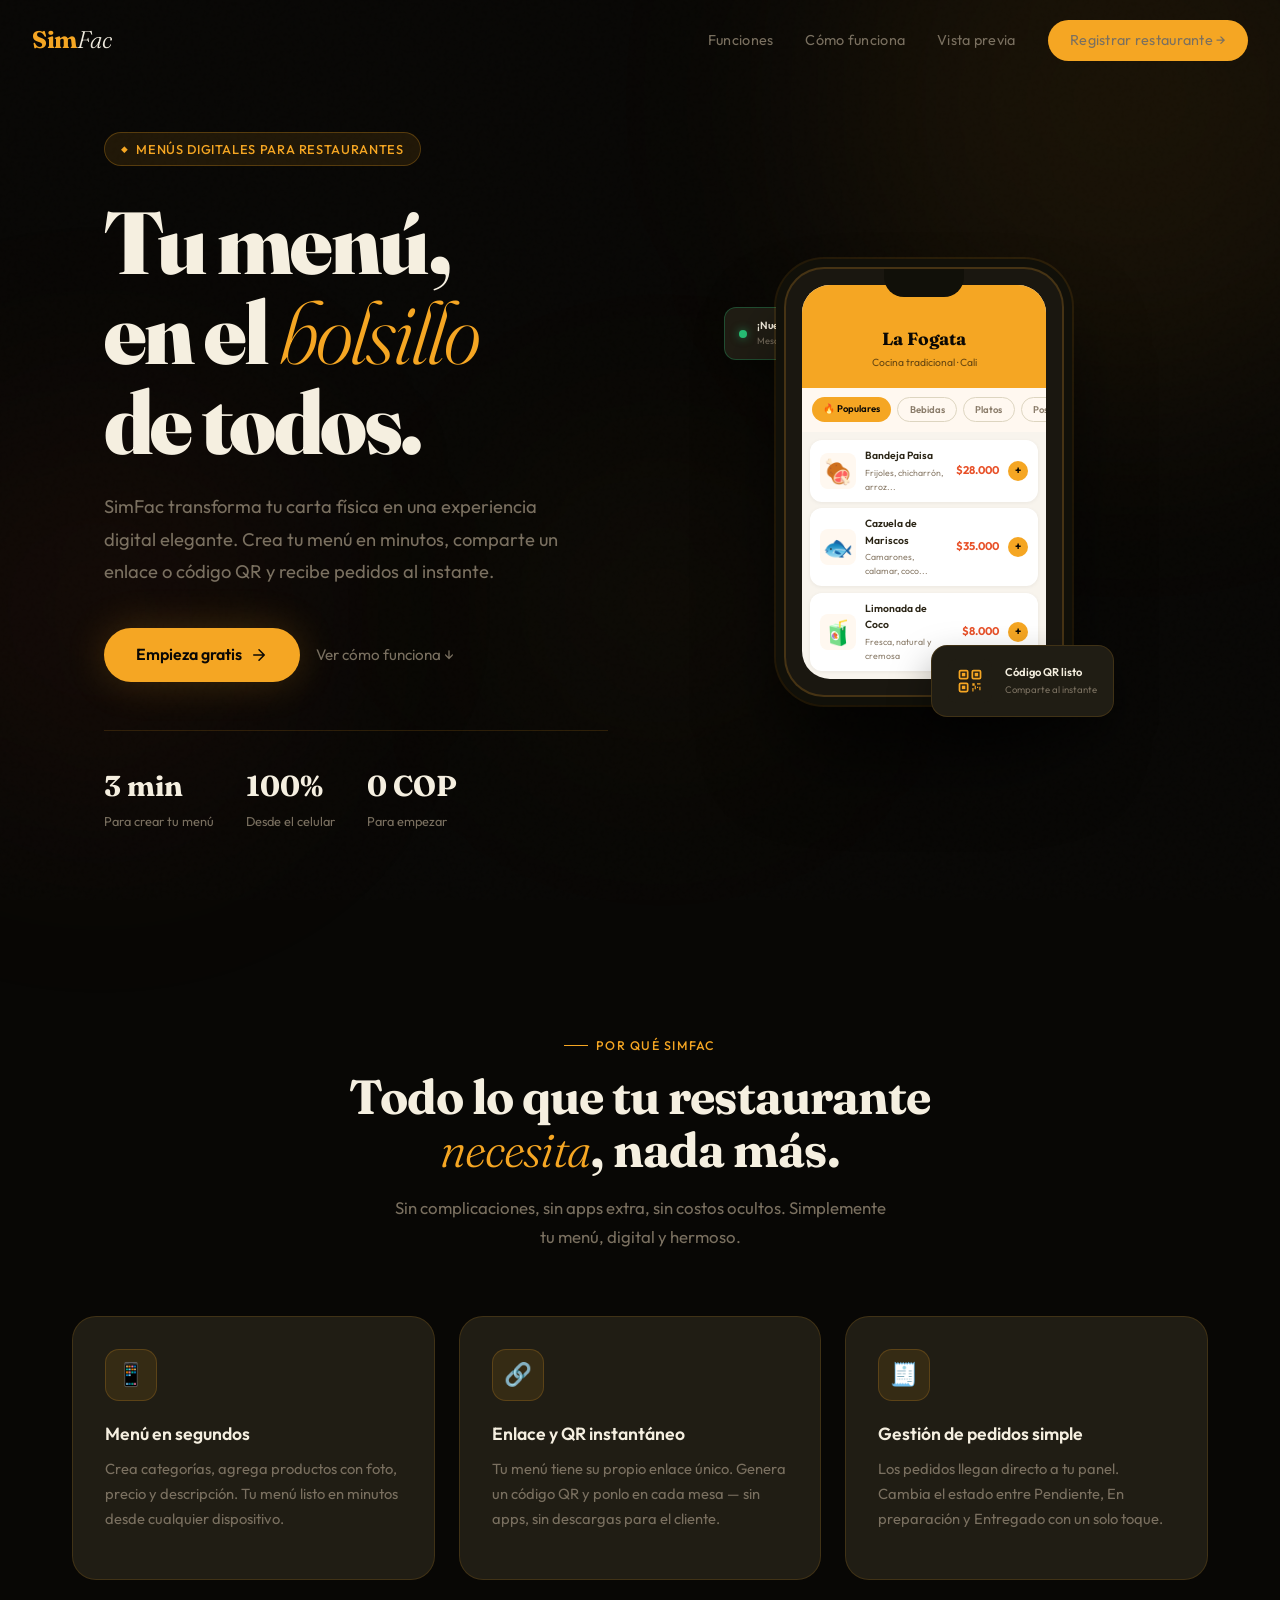
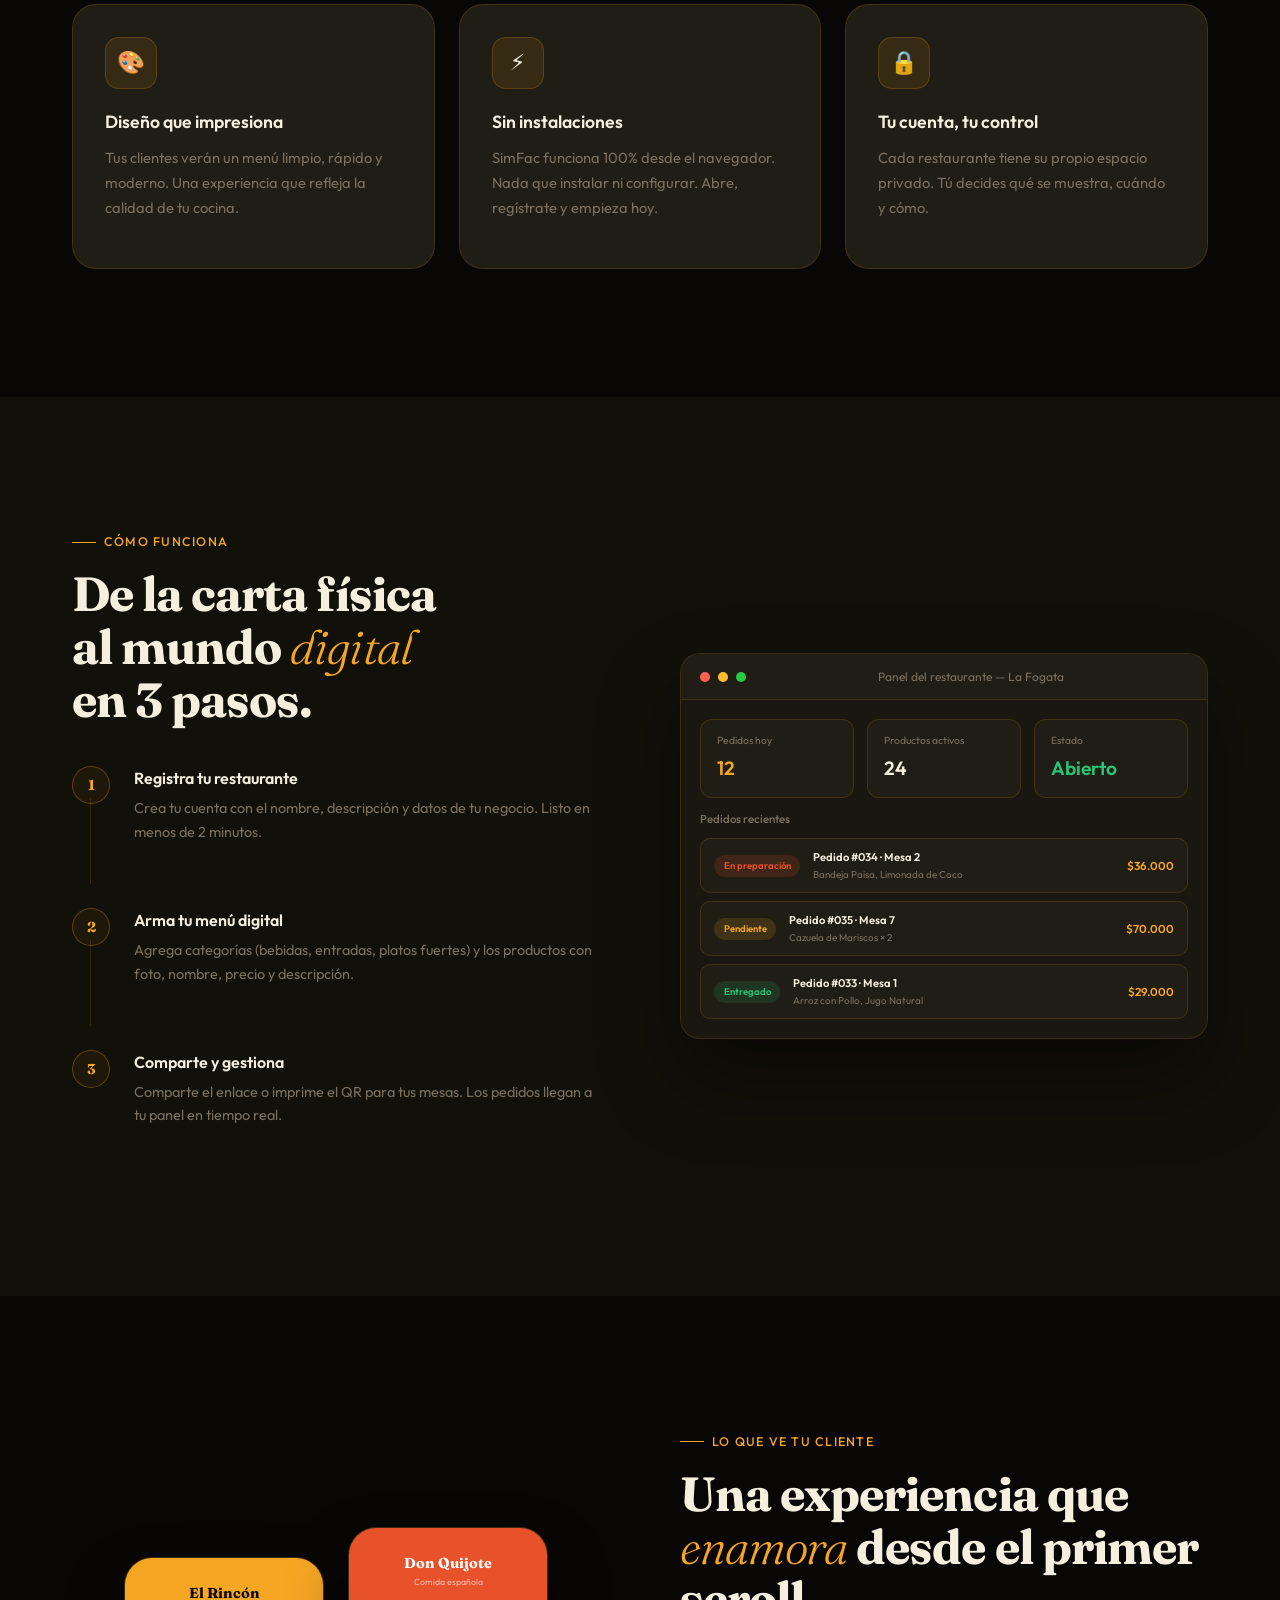
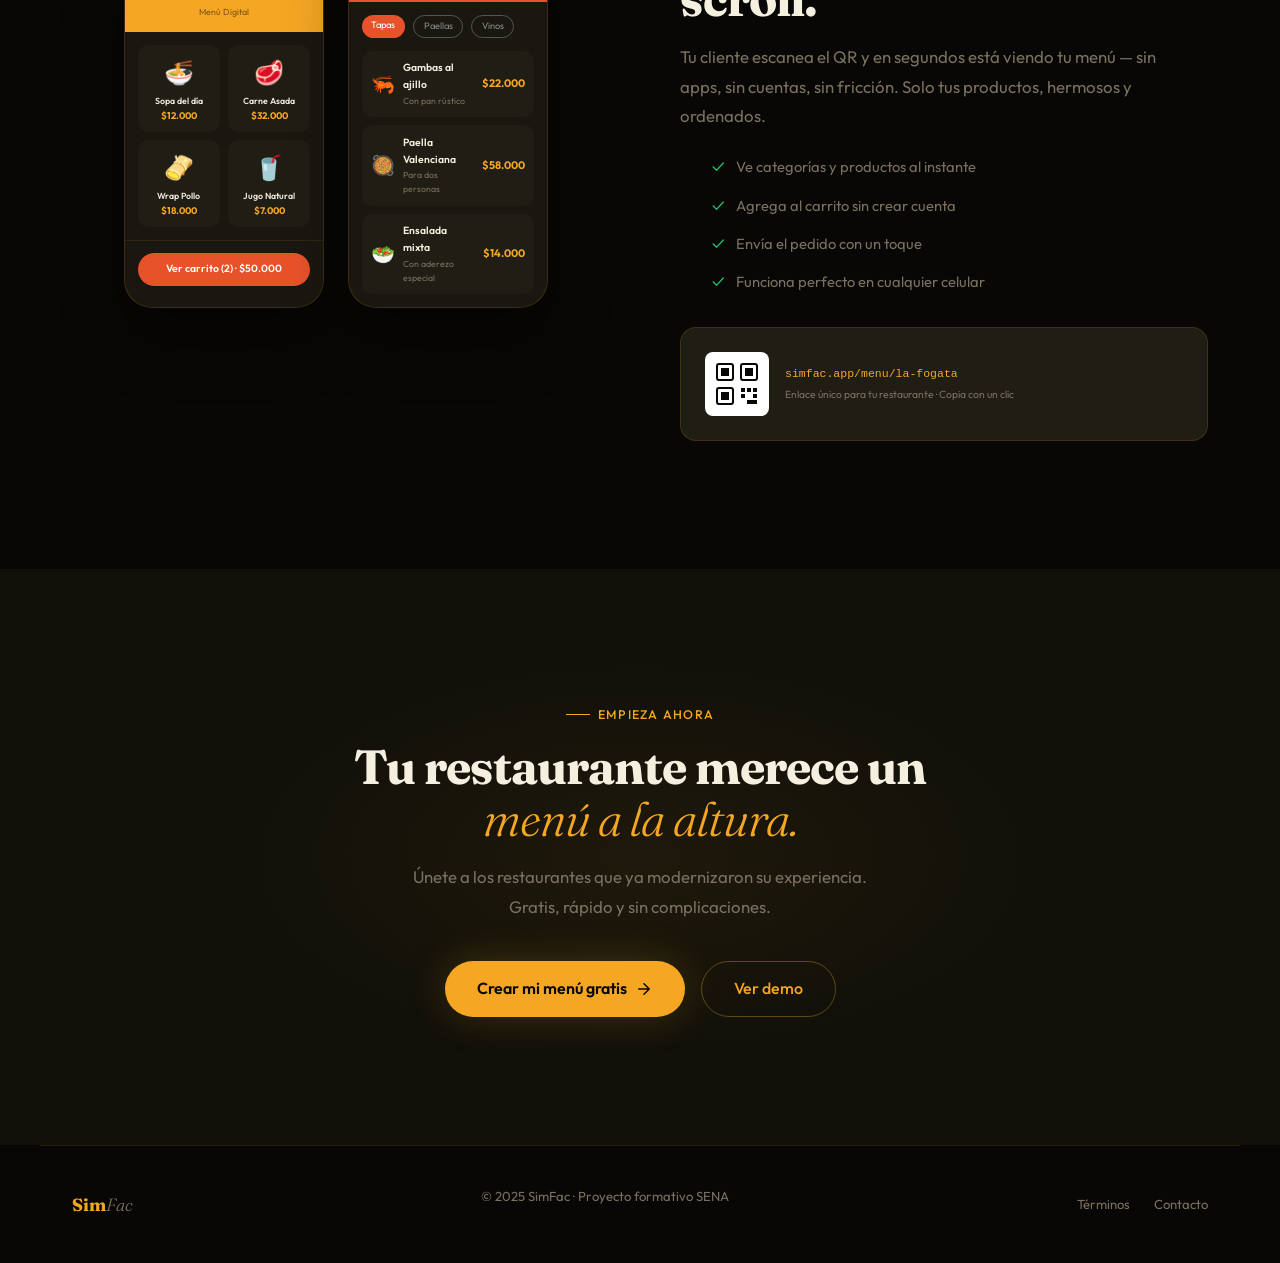
<file: index.html>
<!DOCTYPE html>
<html lang="es">
<head>
<meta charset="UTF-8">
<meta name="viewport" content="width=device-width, initial-scale=1.0">
<title>SimFac — Menús digitales para restaurantes</title>
<link rel="preconnect" href="https://fonts.googleapis.com">
<link rel="preconnect" href="https://fonts.gstatic.com" crossorigin>
<link href="https://fonts.googleapis.com/css2?family=Fraunces:ital,opsz,wght@0,9..144,300;0,9..144,700;0,9..144,900;1,9..144,300&family=Outfit:wght@300;400;500;600&display=swap" rel="stylesheet">
<link href="https://cdn.jsdelivr.net/npm/bootstrap@5.3.3/dist/css/bootstrap.min.css" rel="stylesheet">
<link rel="icon" type="image/svg+xml" href="Img/favicon.svg">
<link rel="stylesheet" href="CSS/styles.css">
<link rel="stylesheet" href="CSS/index.css">
</head>
<body>

<div class="orb orb-1"></div>
<div class="orb orb-2"></div>
<div class="orb orb-3"></div>

<!-- NAVBAR -->
<nav id="navbar">
  <a href="index.html" class="nav-logo">Sim<span>Fac</span></a>
  <div class="nav-links">
    <a href="#features">Funciones</a>
    <a href="#how">Cómo funciona</a>
    <a href="#preview">Vista previa</a>
    <a href="registro.html" class="btn-nav">Registrar restaurante →</a>
  </div>
</nav>

<!-- HERO -->
<div class="container">
  <section class="hero">
    <div class="hero-content">
      <div class="hero-badge">Menús digitales para restaurantes</div>
      <h1>Tu menú,<br>en el <em>bolsillo</em><br>de todos.</h1>
      <p class="hero-sub">SimFac transforma tu carta física en una experiencia digital elegante. Crea tu menú en minutos, comparte un enlace o código QR y recibe pedidos al instante.</p>
      <div class="hero-actions">
        <a href="registro.html" class="btn-primary">
          Empieza gratis
          <svg viewBox="0 0 24 24" fill="none" stroke="currentColor" stroke-width="2" stroke-linecap="round" stroke-linejoin="round"><path d="M5 12h14M12 5l7 7-7 7"/></svg>
        </a>
        <a href="#how" class="btn-ghost">Ver cómo funciona ↓</a>
      </div>
      <div class="hero-stats">
        <div>
          <div class="stat-num">3 min</div>
          <div class="stat-label">Para crear tu menú</div>
        </div>
        <div>
          <div class="stat-num">100%</div>
          <div class="stat-label">Desde el celular</div>
        </div>
        <div>
          <div class="stat-num">0 COP</div>
          <div class="stat-label">Para empezar</div>
        </div>
      </div>
    </div>

    <div class="hero-visual">
      <div class="phone-wrap">

        <!-- Floating order badge -->
        <div class="order-badge">
          <div class="badge-dot"></div>
          <div class="badge-text">
            <div class="badge-title">¡Nuevo pedido!</div>
            <div class="badge-sub">Mesa 4 · 3 items</div>
          </div>
        </div>

        <div class="phone">
          <div class="phone-screen">
            <div class="phone-header">
              <div class="rest-name">La Fogata</div>
              <div class="rest-sub">Cocina tradicional · Cali</div>
            </div>
            <div class="phone-cats">
              <div class="cat-pill">🔥 Populares</div>
              <div class="cat-pill inactive">Bebidas</div>
              <div class="cat-pill inactive">Platos</div>
              <div class="cat-pill inactive">Postres</div>
            </div>
            <div class="phone-items">
              <div class="phone-item">
                <div class="item-emoji">🍖</div>
                <div>
                  <div class="item-name">Bandeja Paisa</div>
                  <div class="item-desc">Frijoles, chicharrón, arroz...</div>
                </div>
                <div class="item-price">$28.000</div>
                <button class="phone-btn">+</button>
              </div>
              <div class="phone-item">
                <div class="item-emoji">🐟</div>
                <div>
                  <div class="item-name">Cazuela de Mariscos</div>
                  <div class="item-desc">Camarones, calamar, coco...</div>
                </div>
                <div class="item-price">$35.000</div>
                <button class="phone-btn">+</button>
              </div>
              <div class="phone-item">
                <div class="item-emoji">🧃</div>
                <div>
                  <div class="item-name">Limonada de Coco</div>
                  <div class="item-desc">Fresca, natural y cremosa</div>
                </div>
                <div class="item-price">$8.000</div>
                <button class="phone-btn">+</button>
              </div>
            </div>
          </div>
        </div>

        <!-- Floating QR card -->
        <div class="qr-card">
          <div class="qr-icon">
            <svg viewBox="0 0 24 24" fill="none" stroke="#F5A623" stroke-width="1.5">
              <rect x="3" y="3" width="7" height="7" rx="1"/><rect x="14" y="3" width="7" height="7" rx="1"/><rect x="3" y="14" width="7" height="7" rx="1"/>
              <rect x="5" y="5" width="3" height="3" fill="#F5A623" stroke="none"/><rect x="16" y="5" width="3" height="3" fill="#F5A623" stroke="none"/><rect x="5" y="16" width="3" height="3" fill="#F5A623" stroke="none"/>
              <path d="M14 14h2v2h-2zM18 14h3v1h-3zM16 16h1v3h-1zM18 17h1v1h-1zM20 17h1v3h-1zM14 18h1v3h-1z" fill="#F5A623" stroke="none"/>
            </svg>
          </div>
          <div class="qr-text">
            <div class="qr-title">Código QR listo</div>
            <div class="qr-sub">Comparte al instante</div>
          </div>
        </div>

      </div>
    </div>
  </section>
</div>

<!-- FEATURES -->
<section class="features" id="features">
  <div class="container">
    <div class="features-header reveal">
      <div class="section-label">Por qué SimFac</div>
      <h2 class="section-title">Todo lo que tu restaurante<br><em>necesita</em>, nada más.</h2>
      <p class="section-sub">Sin complicaciones, sin apps extra, sin costos ocultos. Simplemente tu menú, digital y hermoso.</p>
    </div>
    <div class="features-grid">
      <div class="feat-card reveal">
        <div class="feat-icon">📱</div>
        <div class="feat-title">Menú en segundos</div>
        <p class="feat-desc">Crea categorías, agrega productos con foto, precio y descripción. Tu menú listo en minutos desde cualquier dispositivo.</p>
      </div>
      <div class="feat-card reveal" style="transition-delay:.1s">
        <div class="feat-icon">🔗</div>
        <div class="feat-title">Enlace y QR instantáneo</div>
        <p class="feat-desc">Tu menú tiene su propio enlace único. Genera un código QR y ponlo en cada mesa — sin apps, sin descargas para el cliente.</p>
      </div>
      <div class="feat-card reveal" style="transition-delay:.2s">
        <div class="feat-icon">🧾</div>
        <div class="feat-title">Gestión de pedidos simple</div>
        <p class="feat-desc">Los pedidos llegan directo a tu panel. Cambia el estado entre Pendiente, En preparación y Entregado con un solo toque.</p>
      </div>
      <div class="feat-card reveal" style="transition-delay:.3s">
        <div class="feat-icon">🎨</div>
        <div class="feat-title">Diseño que impresiona</div>
        <p class="feat-desc">Tus clientes verán un menú limpio, rápido y moderno. Una experiencia que refleja la calidad de tu cocina.</p>
      </div>
      <div class="feat-card reveal" style="transition-delay:.4s">
        <div class="feat-icon">⚡</div>
        <div class="feat-title">Sin instalaciones</div>
        <p class="feat-desc">SimFac funciona 100% desde el navegador. Nada que instalar ni configurar. Abre, regístrate y empieza hoy.</p>
      </div>
      <div class="feat-card reveal" style="transition-delay:.5s">
        <div class="feat-icon">🔒</div>
        <div class="feat-title">Tu cuenta, tu control</div>
        <p class="feat-desc">Cada restaurante tiene su propio espacio privado. Tú decides qué se muestra, cuándo y cómo.</p>
      </div>
    </div>
  </div>
</section>

<!-- HOW IT WORKS -->
<section class="how" id="how">
  <div class="container">
    <div class="how-inner">
      <div class="reveal">
        <div class="section-label">Cómo funciona</div>
        <h2 class="section-title">De la carta física<br>al mundo <em>digital</em><br>en 3 pasos.</h2>
        <div class="steps">
          <div class="step">
            <div class="step-num">1</div>
            <div class="step-content">
              <div class="step-title">Registra tu restaurante</div>
              <p class="step-desc">Crea tu cuenta con el nombre, descripción y datos de tu negocio. Listo en menos de 2 minutos.</p>
            </div>
          </div>
          <div class="step">
            <div class="step-num">2</div>
            <div class="step-content">
              <div class="step-title">Arma tu menú digital</div>
              <p class="step-desc">Agrega categorías (bebidas, entradas, platos fuertes) y los productos con foto, nombre, precio y descripción.</p>
            </div>
          </div>
          <div class="step">
            <div class="step-num">3</div>
            <div class="step-content">
              <div class="step-title">Comparte y gestiona</div>
              <p class="step-desc">Comparte el enlace o imprime el QR para tus mesas. Los pedidos llegan a tu panel en tiempo real.</p>
            </div>
          </div>
        </div>
      </div>

      <!-- Dashboard mockup -->
      <div class="dashboard reveal" style="transition-delay:.2s">
        <div class="dash-header">
          <div class="dash-dot"></div>
          <div class="dash-dot"></div>
          <div class="dash-dot"></div>
          <div class="dash-title">Panel del restaurante — La Fogata</div>
        </div>
        <div class="dash-body">
          <div class="dash-row">
            <div class="dash-card">
              <div class="dash-card-label">Pedidos hoy</div>
              <div class="dash-card-val amber">12</div>
            </div>
            <div class="dash-card">
              <div class="dash-card-label">Productos activos</div>
              <div class="dash-card-val">24</div>
            </div>
            <div class="dash-card">
              <div class="dash-card-label">Estado</div>
              <div class="dash-card-val green">Abierto</div>
            </div>
          </div>
          <div style="font-size:.72rem; color:var(--muted); margin-bottom:.6rem; font-weight:500;">Pedidos recientes</div>
          <div class="dash-order-list">
            <div class="dash-order">
              <span class="order-status status-prep">En preparación</span>
              <div class="order-info">
                <div class="order-name">Pedido #034 · Mesa 2</div>
                <div class="order-items">Bandeja Paisa, Limonada de Coco</div>
              </div>
              <div class="order-total">$36.000</div>
            </div>
            <div class="dash-order">
              <span class="order-status status-pend">Pendiente</span>
              <div class="order-info">
                <div class="order-name">Pedido #035 · Mesa 7</div>
                <div class="order-items">Cazuela de Mariscos × 2</div>
              </div>
              <div class="order-total">$70.000</div>
            </div>
            <div class="dash-order">
              <span class="order-status status-done">Entregado</span>
              <div class="order-info">
                <div class="order-name">Pedido #033 · Mesa 1</div>
                <div class="order-items">Arroz con Pollo, Jugo Natural</div>
              </div>
              <div class="order-total">$29.000</div>
            </div>
          </div>
        </div>
      </div>
    </div>
  </div>
</section>

<!-- PREVIEW -->
<section class="preview" id="preview">
  <div class="container">
    <div class="preview-inner">

      <div class="preview-phones reveal">
        <div class="preview-phone">
          <div class="pp-header" style="background: var(--amber); padding: 1.5rem .8rem .8rem;">
            <div class="pp-title" style="color:#0A0805;">El Rincón</div>
            <div style="font-size:.55rem; color:rgba(10,8,5,0.5);">Menú Digital</div>
          </div>
          <div class="pp-grid">
            <div class="pp-item">
              <div class="pp-emoji">🍜</div>
              <div class="pp-name">Sopa del día</div>
              <div class="pp-price">$12.000</div>
            </div>
            <div class="pp-item">
              <div class="pp-emoji">🥩</div>
              <div class="pp-name">Carne Asada</div>
              <div class="pp-price">$32.000</div>
            </div>
            <div class="pp-item">
              <div class="pp-emoji">🫔</div>
              <div class="pp-name">Wrap Pollo</div>
              <div class="pp-price">$18.000</div>
            </div>
            <div class="pp-item">
              <div class="pp-emoji">🥤</div>
              <div class="pp-name">Jugo Natural</div>
              <div class="pp-price">$7.000</div>
            </div>
          </div>
          <div style="padding:.8rem; border-top: 1px solid rgba(245,166,35,0.1);">
            <div style="background: var(--terra); color:white; border-radius:100px; padding:.5rem; text-align:center; font-size:.65rem; font-weight:600;">Ver carrito (2) · $50.000</div>
          </div>
        </div>

        <div class="preview-phone tall">
          <div class="pp-header" style="background: var(--terra); padding: 1.5rem .8rem .8rem;">
            <div class="pp-title" style="color:white;">Don Quijote</div>
            <div style="font-size:.55rem; color:rgba(255,255,255,0.6);">Comida española</div>
          </div>
          <div style="padding:.8rem; display: flex; flex-direction: column; gap: .5rem;">
            <div style="display:flex; gap:.5rem; overflow-x:auto; padding-bottom:.3rem;">
              <span style="background:var(--terra); color:white; padding:.2rem .6rem; border-radius:100px; font-size:.58rem; white-space:nowrap;">Tapas</span>
              <span style="border:1px solid #555; color:#888; padding:.2rem .6rem; border-radius:100px; font-size:.58rem; white-space:nowrap;">Paellas</span>
              <span style="border:1px solid #555; color:#888; padding:.2rem .6rem; border-radius:100px; font-size:.58rem; white-space:nowrap;">Vinos</span>
            </div>
            <div style="background:var(--surface); border-radius:10px; padding:.6rem; display:flex; gap:.5rem; align-items:center;">
              <span style="font-size:1.2rem;">🦐</span>
              <div style="flex:1">
                <div style="font-size:.65rem; font-weight:600; color:var(--cream);">Gambas al ajillo</div>
                <div style="font-size:.55rem; color:var(--muted);">Con pan rústico</div>
              </div>
              <div style="font-size:.68rem; font-weight:700; color:var(--amber);">$22.000</div>
            </div>
            <div style="background:var(--surface); border-radius:10px; padding:.6rem; display:flex; gap:.5rem; align-items:center;">
              <span style="font-size:1.2rem;">🥘</span>
              <div style="flex:1">
                <div style="font-size:.65rem; font-weight:600; color:var(--cream);">Paella Valenciana</div>
                <div style="font-size:.55rem; color:var(--muted);">Para dos personas</div>
              </div>
              <div style="font-size:.68rem; font-weight:700; color:var(--amber);">$58.000</div>
            </div>
            <div style="background:var(--surface); border-radius:10px; padding:.6rem; display:flex; gap:.5rem; align-items:center;">
              <span style="font-size:1.2rem;">🥗</span>
              <div style="flex:1">
                <div style="font-size:.65rem; font-weight:600; color:var(--cream);">Ensalada mixta</div>
                <div style="font-size:.55rem; color:var(--muted);">Con aderezo especial</div>
              </div>
              <div style="font-size:.68rem; font-weight:700; color:var(--amber);">$14.000</div>
            </div>
          </div>
        </div>
      </div>

      <div class="reveal" style="transition-delay:.2s">
        <div class="section-label">Lo que ve tu cliente</div>
        <h2 class="section-title">Una experiencia que<br><em>enamora</em> desde el primer scroll.</h2>
        <p class="section-sub">Tu cliente escanea el QR y en segundos está viendo tu menú — sin apps, sin cuentas, sin fricción. Solo tus productos, hermosos y ordenados.</p>
        <ul style="list-style:none; margin-top:1.5rem; display:flex; flex-direction:column; gap:.8rem;">
          <li style="display:flex; align-items:center; gap:.75rem; color:var(--muted); font-size:.92rem;">
            <span style="color:#27C478; font-size:1rem;">✓</span> Ve categorías y productos al instante
          </li>
          <li style="display:flex; align-items:center; gap:.75rem; color:var(--muted); font-size:.92rem;">
            <span style="color:#27C478; font-size:1rem;">✓</span> Agrega al carrito sin crear cuenta
          </li>
          <li style="display:flex; align-items:center; gap:.75rem; color:var(--muted); font-size:.92rem;">
            <span style="color:#27C478; font-size:1rem;">✓</span> Envía el pedido con un toque
          </li>
          <li style="display:flex; align-items:center; gap:.75rem; color:var(--muted); font-size:.92rem;">
            <span style="color:#27C478; font-size:1rem;">✓</span> Funciona perfecto en cualquier celular
          </li>
        </ul>

        <div class="qr-section" style="margin-top:2rem;">
          <div class="qr-box">
            <svg viewBox="0 0 44 44" fill="none" xmlns="http://www.w3.org/2000/svg">
              <rect x="2" y="2" width="16" height="16" rx="2" fill="none" stroke="#0A0805" stroke-width="2"/>
              <rect x="6" y="6" width="8" height="8" fill="#0A0805"/>
              <rect x="26" y="2" width="16" height="16" rx="2" fill="none" stroke="#0A0805" stroke-width="2"/>
              <rect x="30" y="6" width="8" height="8" fill="#0A0805"/>
              <rect x="2" y="26" width="16" height="16" rx="2" fill="none" stroke="#0A0805" stroke-width="2"/>
              <rect x="6" y="30" width="8" height="8" fill="#0A0805"/>
              <rect x="26" y="26" width="4" height="4" fill="#0A0805"/>
              <rect x="32" y="26" width="4" height="4" fill="#0A0805"/>
              <rect x="38" y="26" width="4" height="4" fill="#0A0805"/>
              <rect x="26" y="32" width="4" height="4" fill="#0A0805"/>
              <rect x="32" y="38" width="10" height="4" fill="#0A0805"/>
              <rect x="38" y="32" width="4" height="4" fill="#0A0805"/>
            </svg>
          </div>
          <div>
            <div class="qr-link">simfac.app/menu/la-fogata</div>
            <div class="qr-copy">Enlace único para tu restaurante · Copia con un clic</div>
          </div>
        </div>
      </div>
    </div>
  </div>
</section>

<!-- CTA -->
<section class="cta-section" id="registro">
  <div class="container reveal">
    <div class="section-label">Empieza ahora</div>
    <h2 class="section-title">Tu restaurante merece un<br><em>menú a la altura.</em></h2>
    <p class="section-sub">Únete a los restaurantes que ya modernizaron su experiencia. Gratis, rápido y sin complicaciones.</p>
    <div class="cta-actions">
      <a href="registro.html" class="btn-primary">
        Crear mi menú gratis
        <svg viewBox="0 0 24 24" fill="none" stroke="currentColor" stroke-width="2" stroke-linecap="round" stroke-linejoin="round" width="18" height="18"><path d="M5 12h14M12 5l7 7-7 7"/></svg>
      </a>
      <a href="#" class="btn-outline">Ver demo</a>
    </div>
  </div>
</section>

<!-- FOOTER -->
<footer>
  <div class="footer-logo">Sim<span>Fac</span></div>
  <p>© 2025 SimFac · Proyecto formativo SENA</p>
  <div class="footer-links">
    <a href="#">Términos</a>
    <a href="#">Contacto</a>
  </div>
</footer>

<script src="https://cdn.jsdelivr.net/npm/bootstrap@5.3.3/dist/js/bootstrap.bundle.min.js"></script>
<script src="Js/script.js"></script>
<script src="Js/index.js"></script>
</body>
</html>
</file>
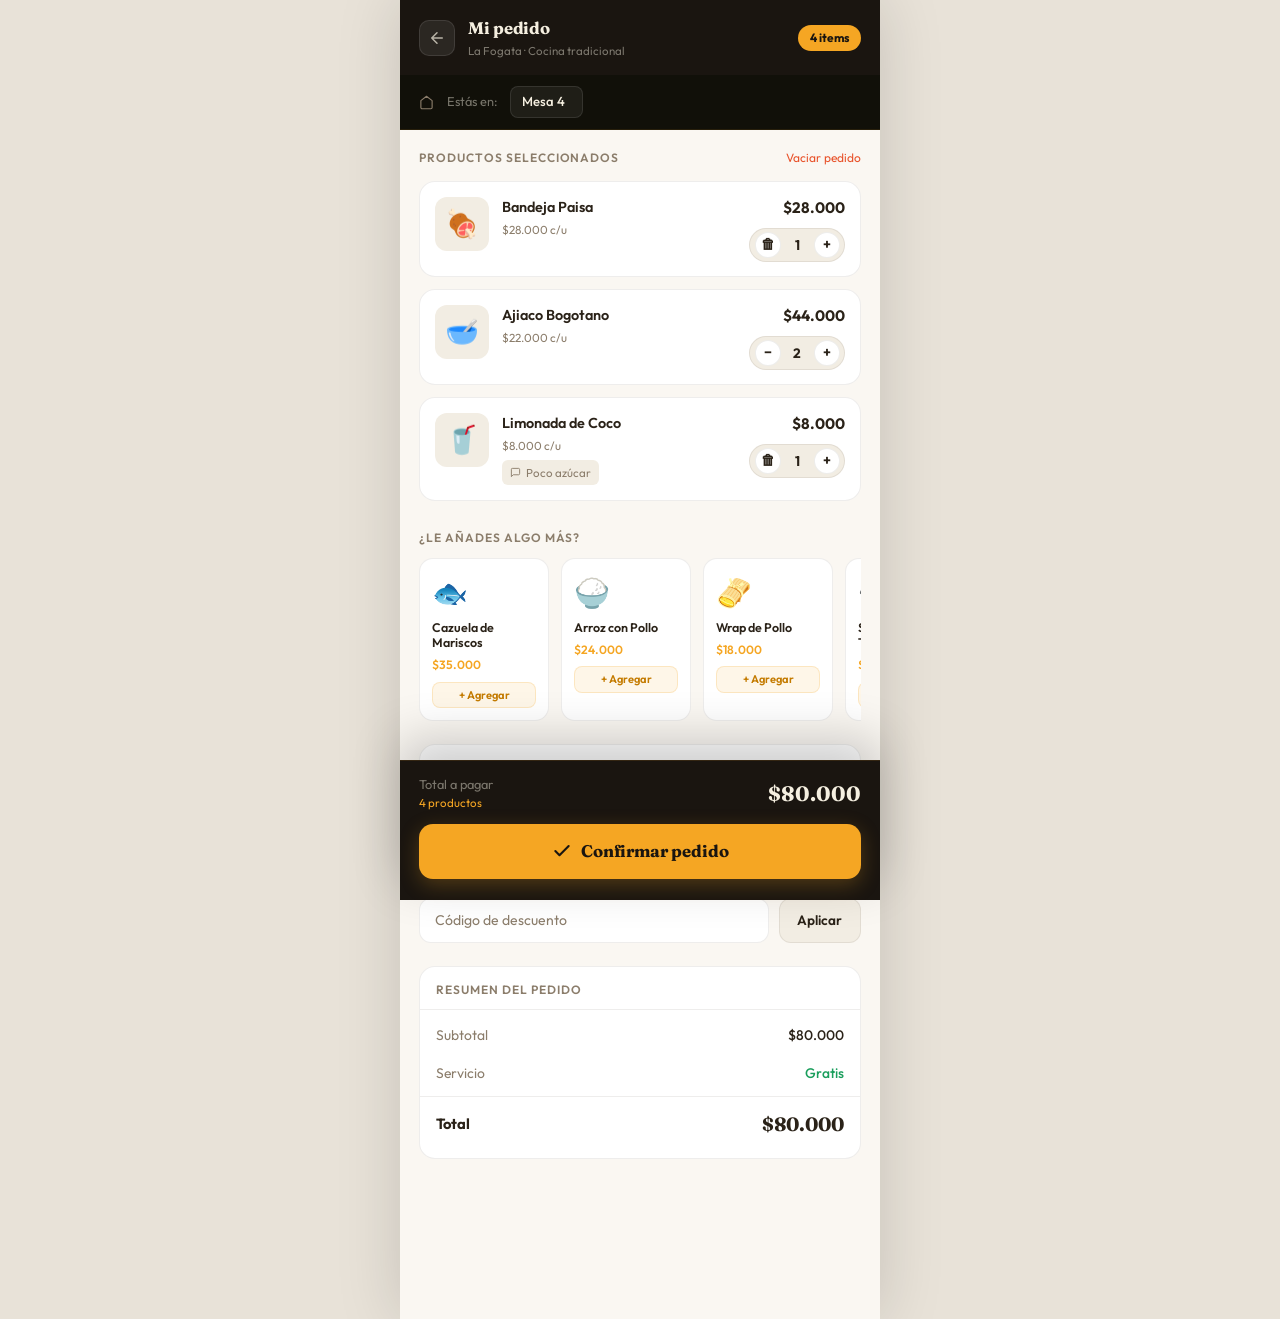
<file: carrito.html>
<!DOCTYPE html>
<html lang="es">
<head>
<meta charset="UTF-8">
<meta name="viewport" content="width=device-width, initial-scale=1.0">
<title>La Fogata — Mi Pedido</title>
<link rel="preconnect" href="https://fonts.googleapis.com">
<link rel="preconnect" href="https://fonts.gstatic.com" crossorigin>
<link href="https://fonts.googleapis.com/css2?family=Fraunces:ital,opsz,wght@0,9..144,300;0,9..144,700;0,9..144,900;1,9..144,300&family=Outfit:wght@300;400;500;600&display=swap" rel="stylesheet">
<link href="https://cdn.jsdelivr.net/npm/bootstrap@5.3.3/dist/css/bootstrap.min.css" rel="stylesheet">
<link rel="icon" type="image/svg+xml" href="Img/favicon.svg">
<link rel="stylesheet" href="CSS/styles.css">
<link rel="stylesheet" href="CSS/carrito.css">
</head>
<body>

<div class="app">

  <!-- TOPBAR -->
  <div class="topbar">
    <a href="menu.html" class="back-btn">
      <svg viewBox="0 0 24 24" fill="none" stroke="currentColor" stroke-width="2" stroke-linecap="round" stroke-linejoin="round"><path d="M19 12H5M12 19l-7-7 7-7"/></svg>
    </a>
    <div class="topbar-info">
      <div class="topbar-title">Mi pedido</div>
      <div class="topbar-sub">La Fogata · Cocina tradicional</div>
    </div>
    <div class="cart-badge" id="topBadge">3 items</div>
  </div>

  <!-- MESA SELECTOR -->
  <div class="mesa-bar">
    <svg viewBox="0 0 24 24" fill="none" stroke="currentColor" stroke-width="1.8" stroke-linecap="round" stroke-linejoin="round"><path d="M3 9l9-7 9 7v11a2 2 0 01-2 2H5a2 2 0 01-2-2z"/></svg>
    <div class="mesa-label">Estás en:</div>
    <select class="mesa-select" id="mesaSelect">
      <option>Mesa 1</option>
      <option>Mesa 2</option>
      <option>Mesa 3</option>
      <option selected>Mesa 4</option>
      <option>Mesa 5</option>
      <option>Mesa 6</option>
      <option>Mesa 7</option>
      <option>Mesa 8</option>
      <option>Mesa 9</option>
      <option>Mesa 10</option>
    </select>
  </div>

  <div class="main-content">

    <!-- EMPTY STATE -->
    <div class="empty-cart" id="emptyCart">
      <div class="empty-icon">🛒</div>
      <div class="empty-title">Tu pedido está vacío</div>
      <p class="empty-sub">Aún no has agregado productos.<br>Vuelve al menú y elige lo que más te guste.</p>
      <a href="menu.html" class="btn-back-menu">← Ir al menú</a>
    </div>

    <!-- ITEMS -->
    <div class="items-section" id="itemsSection">
      <div class="items-header">
        <div class="items-title">Productos seleccionados</div>
        <button class="clear-btn" onclick="clearCart()">Vaciar pedido</button>
      </div>
      <div id="cartItemsList"></div>
    </div>

    <!-- UPSELL -->
    <div class="upsell-section" id="upsellSection">
      <div class="upsell-title">¿Le añades algo más?</div>
      <div class="upsell-scroll" id="upsellList"></div>
    </div>

    <!-- ORDER NOTE -->
    <div class="note-section">
      <div class="note-card">
        <div class="note-header">
          <svg viewBox="0 0 24 24" fill="none" stroke-width="1.8" stroke-linecap="round" stroke-linejoin="round"><path d="M21 15a2 2 0 01-2 2H7l-4 4V5a2 2 0 012-2h14a2 2 0 012 2z"/></svg>
          <div class="note-title">Nota general para cocina</div>
        </div>
        <textarea class="note-input" id="orderNote" placeholder="Ej: Somos 2 personas, alergia al mariscos, sin picante en todo..."></textarea>
      </div>
    </div>

    <!-- PROMO CODE -->
    <div class="promo-section">
      <div class="promo-row">
        <input class="promo-input" type="text" id="promoInput" placeholder="Código de descuento" maxlength="12">
        <button class="promo-btn" onclick="applyPromo()">Aplicar</button>
      </div>
      <div class="promo-msg" id="promoMsg"></div>
    </div>

    <!-- SUMMARY -->
    <div class="summary-section">
      <div class="summary-card">
        <div class="summary-title">Resumen del pedido</div>
        <div class="summary-rows">
          <div class="sum-row">
            <span class="label">Subtotal</span>
            <span class="val" id="sumSubtotal">$0</span>
          </div>
          <div class="sum-row" id="sumDiscount" style="display:none">
            <span class="label" style="color:var(--success)">Descuento aplicado</span>
            <span class="val" style="color:var(--success)" id="sumDiscountVal">−$0</span>
          </div>
          <div class="sum-row">
            <span class="label">Servicio</span>
            <span class="val" style="color:var(--success)">Gratis</span>
          </div>
          <div class="sum-row total">
            <span class="label">Total</span>
            <span class="val" id="sumTotal">$0</span>
          </div>
        </div>
      </div>
    </div>

  </div><!-- .main-content -->

</div><!-- .app -->

<!-- BOTTOM BAR -->
<div class="bottom-bar">
  <div class="bottom-total-row">
    <div>
      <div class="bt-label">Total a pagar</div>
      <div class="bt-items" id="btItems">0 productos</div>
    </div>
    <div class="bt-total" id="btTotal">$0</div>
  </div>
  <button class="confirm-btn" id="confirmBtn" onclick="goToConfirm()" disabled>
    <svg viewBox="0 0 24 24" fill="none" stroke="currentColor" stroke-width="2.5" stroke-linecap="round" stroke-linejoin="round"><polyline points="20 6 9 17 4 12"/></svg>
    Confirmar pedido
  </button>
</div>

<!-- Toast -->
<div class="toast" id="toast">
  <span id="toastMsg">✓ Listo</span>
</div>

<script src="https://cdn.jsdelivr.net/npm/bootstrap@5.3.3/dist/js/bootstrap.bundle.min.js"></script>
<script src="Js/script.js"></script>
<script src="Js/carrito.js"></script>
</body>
</html>
</file>
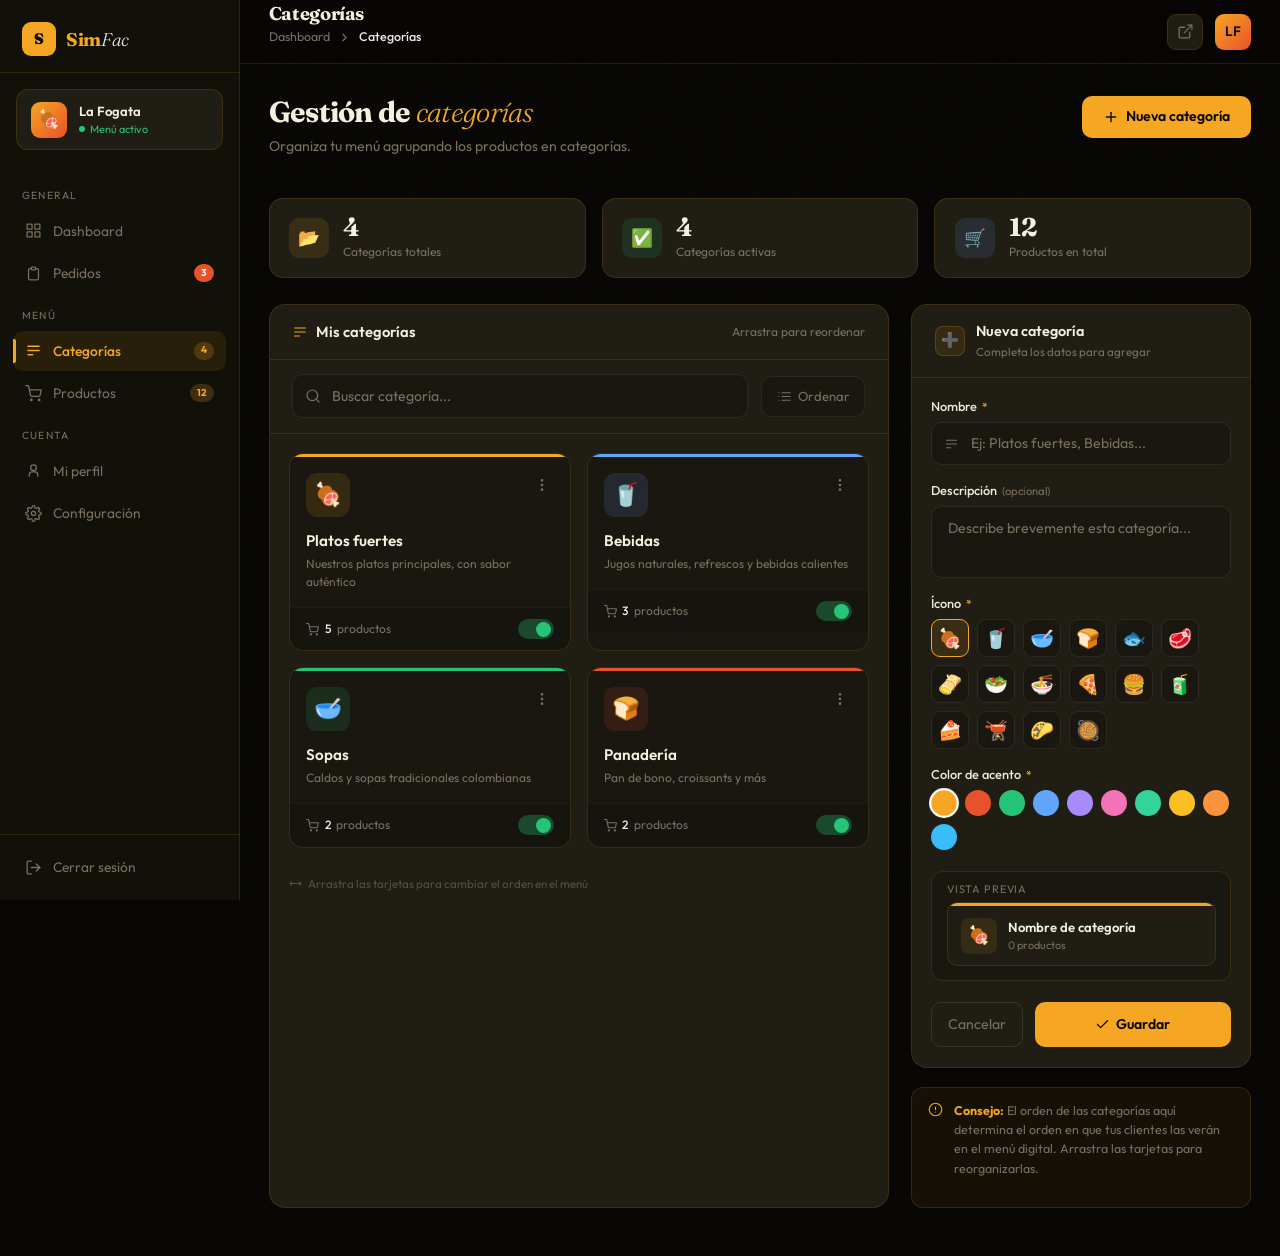
<file: categorias.html>
<!DOCTYPE html>
<html lang="es">
<head>
<meta charset="UTF-8">
<meta name="viewport" content="width=device-width, initial-scale=1.0">
<title>SimFac — Categorías</title>
<link rel="preconnect" href="https://fonts.googleapis.com">
<link rel="preconnect" href="https://fonts.gstatic.com" crossorigin>
<link href="https://fonts.googleapis.com/css2?family=Fraunces:ital,opsz,wght@0,9..144,300;0,9..144,700;0,9..144,900;1,9..144,300&family=Outfit:wght@300;400;500;600&display=swap" rel="stylesheet">
<link href="https://cdn.jsdelivr.net/npm/bootstrap@5.3.3/dist/css/bootstrap.min.css" rel="stylesheet">
<link rel="icon" type="image/svg+xml" href="Img/favicon.svg">
<link rel="stylesheet" href="CSS/styles.css">
<link rel="stylesheet" href="CSS/categorias.css">
</head>
<body>

<div class="sidebar-overlay" id="overlay" onclick="toggleSidebar()"></div>

<!-- ══ SIDEBAR ══ -->
<aside class="sidebar" id="sidebar">
  <a href="index.html" class="sidebar-logo">
    <div class="logo-mark">S</div>
    <div class="logo-text">Sim<span>Fac</span></div>
  </a>
  <div class="rest-badge">
    <div class="rest-avatar">🍖</div>
    <div>
      <div class="rest-name">La Fogata</div>
      <div class="rest-status"><div class="status-dot"></div> Menú activo</div>
    </div>
  </div>
  <nav class="sidebar-nav">
    <div class="nav-section-label">General</div>
    <a class="nav-item" href="dashboard.html">
      <svg viewBox="0 0 24 24" fill="none" stroke="currentColor" stroke-width="1.8" stroke-linecap="round" stroke-linejoin="round"><rect x="3" y="3" width="7" height="7"/><rect x="14" y="3" width="7" height="7"/><rect x="3" y="14" width="7" height="7"/><rect x="14" y="14" width="7" height="7"/></svg>
      Dashboard
    </a>
    <a class="nav-item" href="pedidos.html">
      <svg viewBox="0 0 24 24" fill="none" stroke="currentColor" stroke-width="1.8" stroke-linecap="round" stroke-linejoin="round"><path d="M9 5H7a2 2 0 00-2 2v12a2 2 0 002 2h10a2 2 0 002-2V7a2 2 0 00-2-2h-2"/><rect x="9" y="3" width="6" height="4" rx="1"/></svg>
      Pedidos
      <span class="nav-badge">3</span>
    </a>
    <div class="nav-section-label">Menú</div>
    <a class="nav-item active" href="categorias.html">
      <svg viewBox="0 0 24 24" fill="none" stroke="currentColor" stroke-width="1.8" stroke-linecap="round" stroke-linejoin="round"><path d="M4 6h16M4 12h16M4 18h7"/></svg>
      Categorías
      <span class="nav-badge amber">4</span>
    </a>
    <a class="nav-item" href="productos.html">
      <svg viewBox="0 0 24 24" fill="none" stroke="currentColor" stroke-width="1.8" stroke-linecap="round" stroke-linejoin="round"><circle cx="9" cy="21" r="1"/><circle cx="20" cy="21" r="1"/><path d="M1 1h4l2.68 13.39a2 2 0 002 1.61h9.72a2 2 0 001.96-1.59l1.54-7.41H6"/></svg>
      Productos
      <span class="nav-badge amber">12</span>
    </a>
    <div class="nav-section-label">Cuenta</div>
    <a class="nav-item" href="#">
      <svg viewBox="0 0 24 24" fill="none" stroke="currentColor" stroke-width="1.8" stroke-linecap="round" stroke-linejoin="round"><circle cx="12" cy="8" r="4"/><path d="M6 20v-2a4 4 0 014-4h4a4 4 0 014 4v2"/></svg>
      Mi perfil
    </a>
    <a class="nav-item" href="#">
      <svg viewBox="0 0 24 24" fill="none" stroke="currentColor" stroke-width="1.8" stroke-linecap="round" stroke-linejoin="round"><circle cx="12" cy="12" r="3"/><path d="M19.4 15a1.65 1.65 0 00.33 1.82l.06.06a2 2 0 010 2.83 2 2 0 01-2.83 0l-.06-.06a1.65 1.65 0 00-1.82-.33 1.65 1.65 0 00-1 1.51V21a2 2 0 01-4 0v-.09A1.65 1.65 0 009 19.4a1.65 1.65 0 00-1.82.33l-.06-.06a2 2 0 01-2.83-2.83l.06-.06A1.65 1.65 0 004.68 15a1.65 1.65 0 00-1.51-1H3a2 2 0 010-4h.09A1.65 1.65 0 004.6 9a1.65 1.65 0 00-.33-1.82l-.06-.06a2 2 0 012.83-2.83l.06.06A1.65 1.65 0 009 4.68a1.65 1.65 0 001-1.51V3a2 2 0 014 0v.09a1.65 1.65 0 001 1.51 1.65 1.65 0 001.82-.33l.06-.06a2 2 0 012.83 2.83l-.06.06A1.65 1.65 0 0019.4 9a1.65 1.65 0 001.51 1H21a2 2 0 010 4h-.09a1.65 1.65 0 00-1.51 1z"/></svg>
      Configuración
    </a>
  </nav>
  <div class="sidebar-bottom">
    <a class="nav-item" href="login.html">
      <svg viewBox="0 0 24 24" fill="none" stroke="currentColor" stroke-width="1.8" stroke-linecap="round" stroke-linejoin="round"><path d="M9 21H5a2 2 0 01-2-2V5a2 2 0 012-2h4"/><polyline points="16 17 21 12 16 7"/><line x1="21" y1="12" x2="9" y2="12"/></svg>
      Cerrar sesión
    </a>
  </div>
</aside>

<!-- ══ MAIN ══ -->
<div class="main-area">

  <header class="topbar">
    <button class="ham-btn" onclick="toggleSidebar()">
      <svg viewBox="0 0 24 24" fill="none" stroke="currentColor" stroke-width="2" stroke-linecap="round" stroke-linejoin="round"><line x1="3" y1="12" x2="21" y2="12"/><line x1="3" y1="6" x2="21" y2="6"/><line x1="3" y1="18" x2="21" y2="18"/></svg>
    </button>
    <div>
      <div class="topbar-title">Categorías</div>
      <div class="breadcrumb">
        <a href="dashboard.html">Dashboard</a>
        <svg viewBox="0 0 24 24" fill="none" stroke="currentColor" stroke-width="2" stroke-linecap="round" stroke-linejoin="round"><polyline points="9 18 15 12 9 6"/></svg>
        <span>Categorías</span>
      </div>
    </div>
    <div class="topbar-right">
      <a href="menu.html" class="topbar-btn" title="Ver mi menú">
        <svg viewBox="0 0 24 24" fill="none" stroke="currentColor" stroke-width="1.8" stroke-linecap="round" stroke-linejoin="round"><path d="M18 13v6a2 2 0 01-2 2H5a2 2 0 01-2-2V8a2 2 0 012-2h6"/><polyline points="15 3 21 3 21 9"/><line x1="10" y1="14" x2="21" y2="3"/></svg>
      </a>
      <div class="topbar-avatar">LF</div>
    </div>
  </header>

  <div class="page-content">

    <!-- Header -->
    <div class="page-header">
      <div>
        <h1>Gestión de <em>categorías</em></h1>
        <p>Organiza tu menú agrupando los productos en categorías.</p>
      </div>
      <button class="btn-primary" onclick="newCategory()">
        <svg viewBox="0 0 24 24" fill="none" stroke="currentColor" stroke-width="2" stroke-linecap="round" stroke-linejoin="round"><line x1="12" y1="5" x2="12" y2="19"/><line x1="5" y1="12" x2="19" y2="12"/></svg>
        Nueva categoría
      </button>
    </div>

    <!-- Mini stats -->
    <div class="mini-stats">
      <div class="mini-card">
        <div class="mini-icon ic-amber">📂</div>
        <div>
          <div class="mini-val" id="totalCats">4</div>
          <div class="mini-lbl">Categorías totales</div>
        </div>
      </div>
      <div class="mini-card">
        <div class="mini-icon ic-green">✅</div>
        <div>
          <div class="mini-val">4</div>
          <div class="mini-lbl">Categorías activas</div>
        </div>
      </div>
      <div class="mini-card">
        <div class="mini-icon ic-blue">🛒</div>
        <div>
          <div class="mini-val">12</div>
          <div class="mini-lbl">Productos en total</div>
        </div>
      </div>
    </div>

    <!-- Main layout -->
    <div class="cat-layout">

      <!-- Left: categories list -->
      <div class="panel">
        <div class="panel-header">
          <div class="panel-title">
            <svg viewBox="0 0 24 24" fill="none" stroke-width="1.8" stroke-linecap="round" stroke-linejoin="round"><path d="M4 6h16M4 12h16M4 18h7"/></svg>
            Mis categorías
          </div>
          <span style="font-size:.75rem; color:var(--muted);">Arrastra para reordenar</span>
        </div>

        <div class="search-bar">
          <div class="search-wrap">
            <svg viewBox="0 0 24 24" fill="none" stroke="currentColor" stroke-width="1.8" stroke-linecap="round" stroke-linejoin="round"><circle cx="11" cy="11" r="8"/><line x1="21" y1="21" x2="16.65" y2="16.65"/></svg>
            <input class="search-input" type="text" placeholder="Buscar categoría..." id="searchInput" oninput="filterCats()">
          </div>
          <button class="filter-btn" onclick="sortCats()">
            <svg viewBox="0 0 24 24" fill="none" stroke="currentColor" stroke-width="1.8" stroke-linecap="round" stroke-linejoin="round"><line x1="8" y1="6" x2="21" y2="6"/><line x1="8" y1="12" x2="21" y2="12"/><line x1="8" y1="18" x2="21" y2="18"/><line x1="3" y1="6" x2="3.01" y2="6"/><line x1="3" y1="12" x2="3.01" y2="12"/><line x1="3" y1="18" x2="3.01" y2="18"/></svg>
            Ordenar
          </button>
        </div>

        <div class="cat-cards-grid" id="catCardsGrid">
          <!-- rendered by JS -->
        </div>

        <div class="drag-hint">
          <svg viewBox="0 0 24 24" fill="none" stroke="currentColor" stroke-width="2" stroke-linecap="round" stroke-linejoin="round"><polyline points="5 9 2 12 5 15"/><polyline points="19 9 22 12 19 15"/><line x1="2" y1="12" x2="22" y2="12"/></svg>
          Arrastra las tarjetas para cambiar el orden en el menú
        </div>

        <div class="empty-state" id="emptyState">
          <div class="empty-icon">📂</div>
          <div class="empty-title">No hay categorías</div>
          <p class="empty-sub">Crea tu primera categoría usando el formulario.</p>
        </div>
      </div>

      <!-- Right: form + tip -->
      <div class="right-col">

        <!-- Form -->
        <div class="form-panel">
          <div class="form-panel-header">
            <div class="form-panel-icon" id="formIcon">➕</div>
            <div>
              <div class="form-panel-title" id="formTitle">Nueva categoría</div>
              <div class="form-panel-sub" id="formSub">Completa los datos para agregar</div>
            </div>
          </div>

          <div class="form-body">

            <div class="field">
              <label>Nombre <span class="required">*</span></label>
              <div class="input-wrap">
                <input type="text" id="fName" placeholder="Ej: Platos fuertes, Bebidas...">
                <svg class="icon-l" viewBox="0 0 24 24" fill="none" stroke-width="1.8" stroke-linecap="round" stroke-linejoin="round"><path d="M4 6h16M4 12h16M4 18h7"/></svg>
              </div>
            </div>

            <div class="field">
              <label>Descripción <span class="opt">(opcional)</span></label>
              <textarea id="fDesc" placeholder="Describe brevemente esta categoría..."></textarea>
            </div>

            <div class="field">
              <label>Ícono <span class="required">*</span></label>
              <div class="emoji-picker-row" id="emojiPicker">
                <!-- rendered by JS -->
              </div>
            </div>

            <div class="field">
              <label>Color de acento <span class="required">*</span></label>
              <div class="color-row" id="colorPicker">
                <!-- rendered by JS -->
              </div>
            </div>

            <!-- Live preview -->
            <div class="cat-preview">
              <div class="preview-label">Vista previa</div>
              <div class="preview-card-mini">
                <div class="preview-bar-mini" id="prevBar" style="background:#F5A623;"></div>
                <div class="preview-inner-mini">
                  <div class="preview-emoji-mini" id="prevEmoji" style="background:rgba(245,166,35,0.1);">🍖</div>
                  <div>
                    <div class="preview-name-mini" id="prevName">Nombre de categoría</div>
                    <div class="preview-count-mini">0 productos</div>
                  </div>
                </div>
              </div>
            </div>

            <div class="form-actions">
              <button class="btn-cancel" onclick="resetForm()">Cancelar</button>
              <button class="btn-save" onclick="saveCategory()">
                <svg viewBox="0 0 24 24" fill="none" stroke="currentColor" stroke-width="2" stroke-linecap="round" stroke-linejoin="round"><polyline points="20 6 9 17 4 12"/></svg>
                <span id="btnSaveText">Guardar</span>
              </button>
            </div>
          </div>
        </div>

        <!-- Tip -->
        <div class="order-tip">
          <svg viewBox="0 0 24 24" fill="none" stroke-width="1.8" stroke-linecap="round" stroke-linejoin="round"><circle cx="12" cy="12" r="10"/><line x1="12" y1="8" x2="12" y2="12"/><line x1="12" y1="16" x2="12.01" y2="16"/></svg>
          <p><strong>Consejo:</strong> El orden de las categorías aquí determina el orden en que tus clientes las verán en el menú digital. Arrastra las tarjetas para reorganizarlas.</p>
        </div>

      </div>
    </div>

  </div>
</div>

<!-- Delete modal -->
<div class="modal-overlay" id="delModal">
  <div class="del-modal">
    <div class="del-icon">🗑️</div>
    <div class="del-title">Eliminar categoría</div>
    <p class="del-sub">¿Estás seguro de que quieres eliminar <strong id="delCatName">esta categoría</strong>? Los productos dentro de ella <strong>no se eliminarán</strong>, pero quedarán sin categoría.</p>
    <div class="del-actions">
      <button class="btn-del-cancel" onclick="closeDelModal()">Cancelar</button>
      <button class="btn-del-confirm" onclick="confirmDelete()">Sí, eliminar</button>
    </div>
  </div>
</div>

<!-- Toast -->
<div class="toast" id="toast">
  <svg viewBox="0 0 24 24" fill="none" stroke="currentColor" stroke-width="2" stroke-linecap="round" stroke-linejoin="round"><polyline points="20 6 9 17 4 12"/></svg>
  <span id="toastMsg">Guardado correctamente</span>
</div>

<script src="https://cdn.jsdelivr.net/npm/bootstrap@5.3.3/dist/js/bootstrap.bundle.min.js"></script>
<script src="Js/script.js"></script>
<script src="Js/categorias.js"></script>
</body>
</html>
</file>
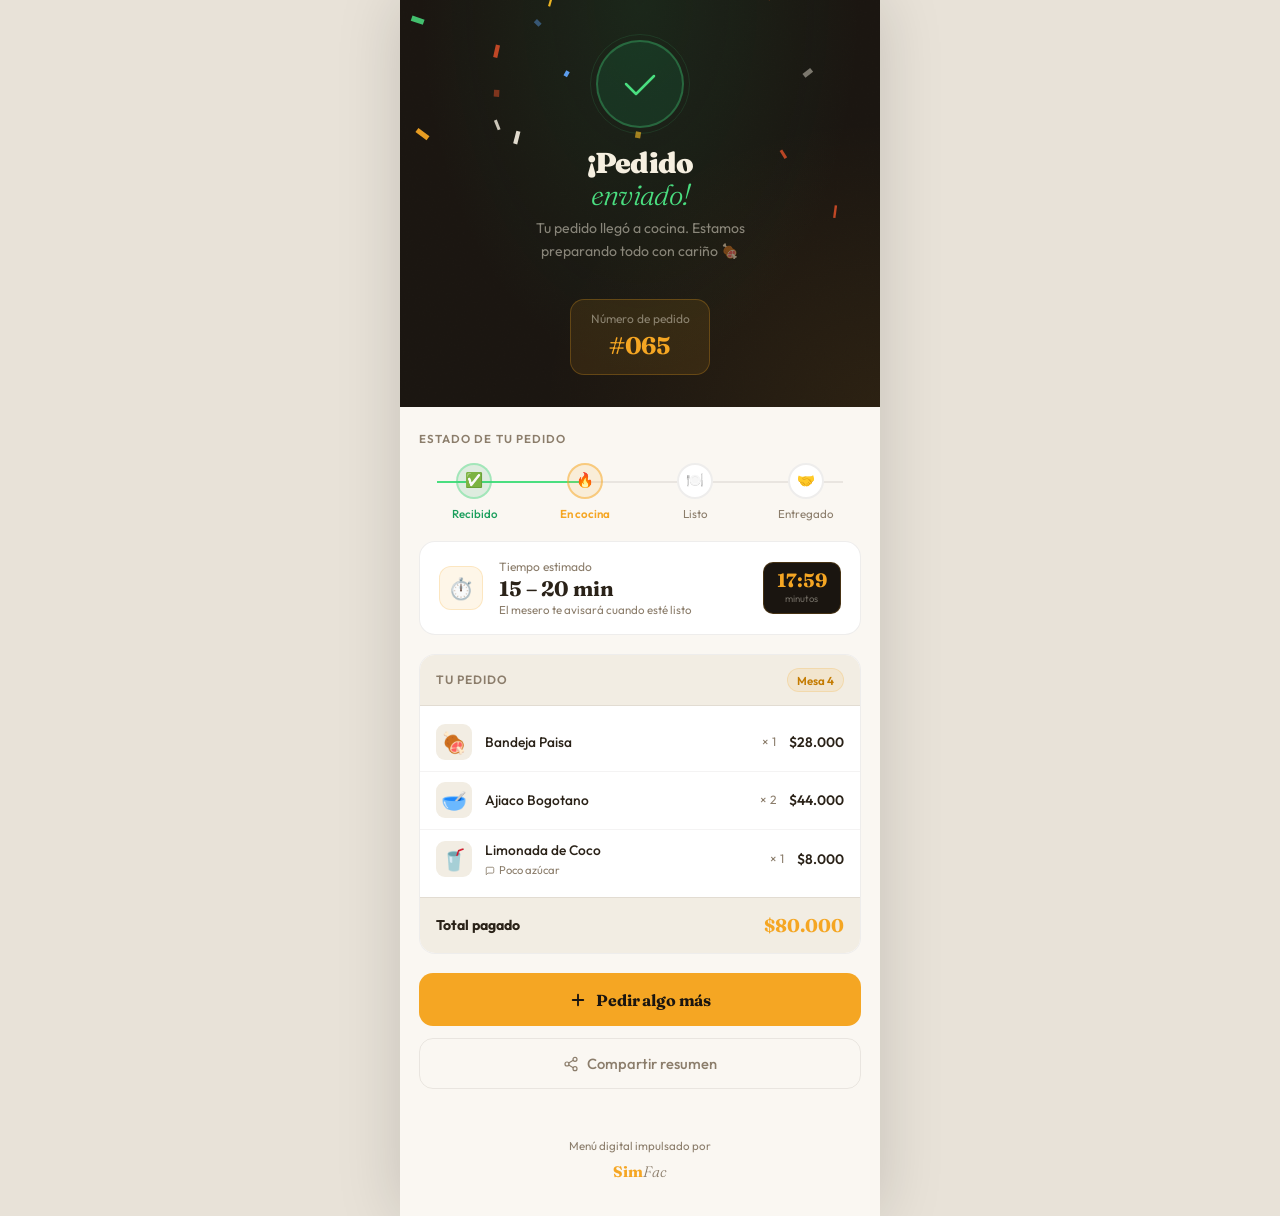
<file: Confirmacion.html>
<!DOCTYPE html>
<html lang="es">
<head>
<meta charset="UTF-8">
<meta name="viewport" content="width=device-width, initial-scale=1.0">
<title>La Fogata — Pedido Confirmado</title>
<link rel="preconnect" href="https://fonts.googleapis.com">
<link rel="preconnect" href="https://fonts.gstatic.com" crossorigin>
<link href="https://fonts.googleapis.com/css2?family=Fraunces:ital,opsz,wght@0,9..144,300;0,9..144,700;0,9..144,900;1,9..144,300&family=Outfit:wght@300;400;500;600&display=swap" rel="stylesheet">
<link href="https://cdn.jsdelivr.net/npm/bootstrap@5.3.3/dist/css/bootstrap.min.css" rel="stylesheet">
<link rel="icon" type="image/svg+xml" href="Img/favicon.svg">
<link rel="stylesheet" href="CSS/styles.css">
<link rel="stylesheet" href="CSS/confirmacion.css">
</head>
<body>

<canvas id="confettiCanvas"></canvas>

<div class="app">

  <!-- SUCCESS HERO -->
  <div class="success-hero">
    <div class="success-ring-wrap">
      <div class="success-ring">
        <svg class="success-check" viewBox="0 0 44 44">
          <polyline points="8 22 18 32 36 14" stroke-linecap="round" stroke-linejoin="round"/>
        </svg>
      </div>
    </div>
    <h1 class="success-title">¡Pedido<br><em>enviado!</em></h1>
    <p class="success-sub">Tu pedido llegó a cocina. Estamos preparando todo con cariño 🍖</p>
    <div class="order-num-badge">
      <div>
        <div class="order-num-label">Número de pedido</div>
        <div class="order-num-val" id="orderNum">#037</div>
      </div>
    </div>
  </div>

  <!-- STATUS TRACKER -->
  <div class="tracker-section">
    <div class="tracker-title">Estado de tu pedido</div>
    <div style="position:relative;">
      <div class="tracker">
        <div class="tracker-step">
          <div class="t-circle done">✅</div>
          <div class="t-label done">Recibido</div>
        </div>
        <div class="tracker-step">
          <div class="t-circle active" id="step-prep">🔥</div>
          <div class="t-label active" id="lbl-prep">En cocina</div>
        </div>
        <div class="tracker-step">
          <div class="t-circle" id="step-ready">🍽️</div>
          <div class="t-label" id="lbl-ready">Listo</div>
        </div>
        <div class="tracker-step">
          <div class="t-circle" id="step-done">🤝</div>
          <div class="t-label" id="lbl-done">Entregado</div>
        </div>
      </div>
      <div class="tracker-line" id="trackerLine"></div>
    </div>
  </div>

  <!-- ESTIMATED TIME -->
  <div class="est-card">
    <div class="est-icon">⏱️</div>
    <div>
      <div class="est-label">Tiempo estimado</div>
      <div class="est-time">15 – 20 min</div>
      <div class="est-note">El mesero te avisará cuando esté listo</div>
    </div>
    <div class="countdown-badge">
      <div class="cd-num" id="countdownNum">18:00</div>
      <div class="cd-lbl">minutos</div>
    </div>
  </div>

  <!-- ORDER DETAIL -->
  <div class="detail-section">
    <div class="detail-card">
      <div class="detail-header">
        <div class="dh-title">Tu pedido</div>
        <div class="dh-mesa" id="detailMesa">Mesa 4</div>
      </div>
      <div class="detail-items" id="detailItems">
        <!-- filled by JS -->
      </div>
      <div class="detail-total">
        <div class="dt-label">Total pagado</div>
        <div class="dt-val" id="detailTotal">$0</div>
      </div>
    </div>
  </div>

  <!-- ORDER NOTE -->
  <div class="note-display" id="noteDisplay" style="display:none;">
    <svg viewBox="0 0 24 24" fill="none" stroke-width="1.8" stroke-linecap="round" stroke-linejoin="round"><path d="M21 15a2 2 0 01-2 2H7l-4 4V5a2 2 0 012-2h14a2 2 0 012 2z"/></svg>
    <div>
      <div class="nd-label">Nota para cocina</div>
      <div class="nd-text" id="noteText"></div>
    </div>
  </div>

  <!-- ACTIONS -->
  <div class="actions-section">
    <a href="menu.html" class="btn-primary">
      <svg viewBox="0 0 24 24" fill="none" stroke="currentColor" stroke-width="2.5" stroke-linecap="round" stroke-linejoin="round"><line x1="12" y1="5" x2="12" y2="19"/><line x1="5" y1="12" x2="19" y2="12"/></svg>
      Pedir algo más
    </a>
    <button class="btn-outline" onclick="shareOrder()">
      <svg viewBox="0 0 24 24" fill="none" stroke="currentColor" stroke-width="1.8" stroke-linecap="round" stroke-linejoin="round"><circle cx="18" cy="5" r="3"/><circle cx="6" cy="12" r="3"/><circle cx="18" cy="19" r="3"/><line x1="8.59" y1="13.51" x2="15.42" y2="17.49"/><line x1="15.41" y1="6.51" x2="8.59" y2="10.49"/></svg>
      Compartir resumen
    </button>
  </div>

  <!-- FOOTER -->
  <div class="simfac-footer">
    <div class="sf-powered">Menú digital impulsado por</div>
    <a href="index.html" class="sf-logo">Sim<span>Fac</span></a>
  </div>

</div><!-- .app -->

<!-- Status update toast -->
<div class="status-toast" id="statusToast">
  <div class="st-icon" id="stIcon">🔥</div>
  <div>
    <div class="st-title" id="stTitle">Tu pedido está en cocina</div>
    <div class="st-sub"  id="stSub">El equipo ya lo está preparando</div>
  </div>
  <button class="st-close" onclick="closeStatusToast()">
    <svg viewBox="0 0 24 24" fill="none" stroke="currentColor" stroke-width="2" stroke-linecap="round" stroke-linejoin="round"><line x1="18" y1="6" x2="6" y2="18"/><line x1="6" y1="6" x2="18" y2="18"/></svg>
  </button>
</div>

<script src="https://cdn.jsdelivr.net/npm/bootstrap@5.3.3/dist/js/bootstrap.bundle.min.js"></script>
<script src="Js/script.js"></script>
<script src="Js/confirmacion.js"></script>
</body>
</html>
</file>
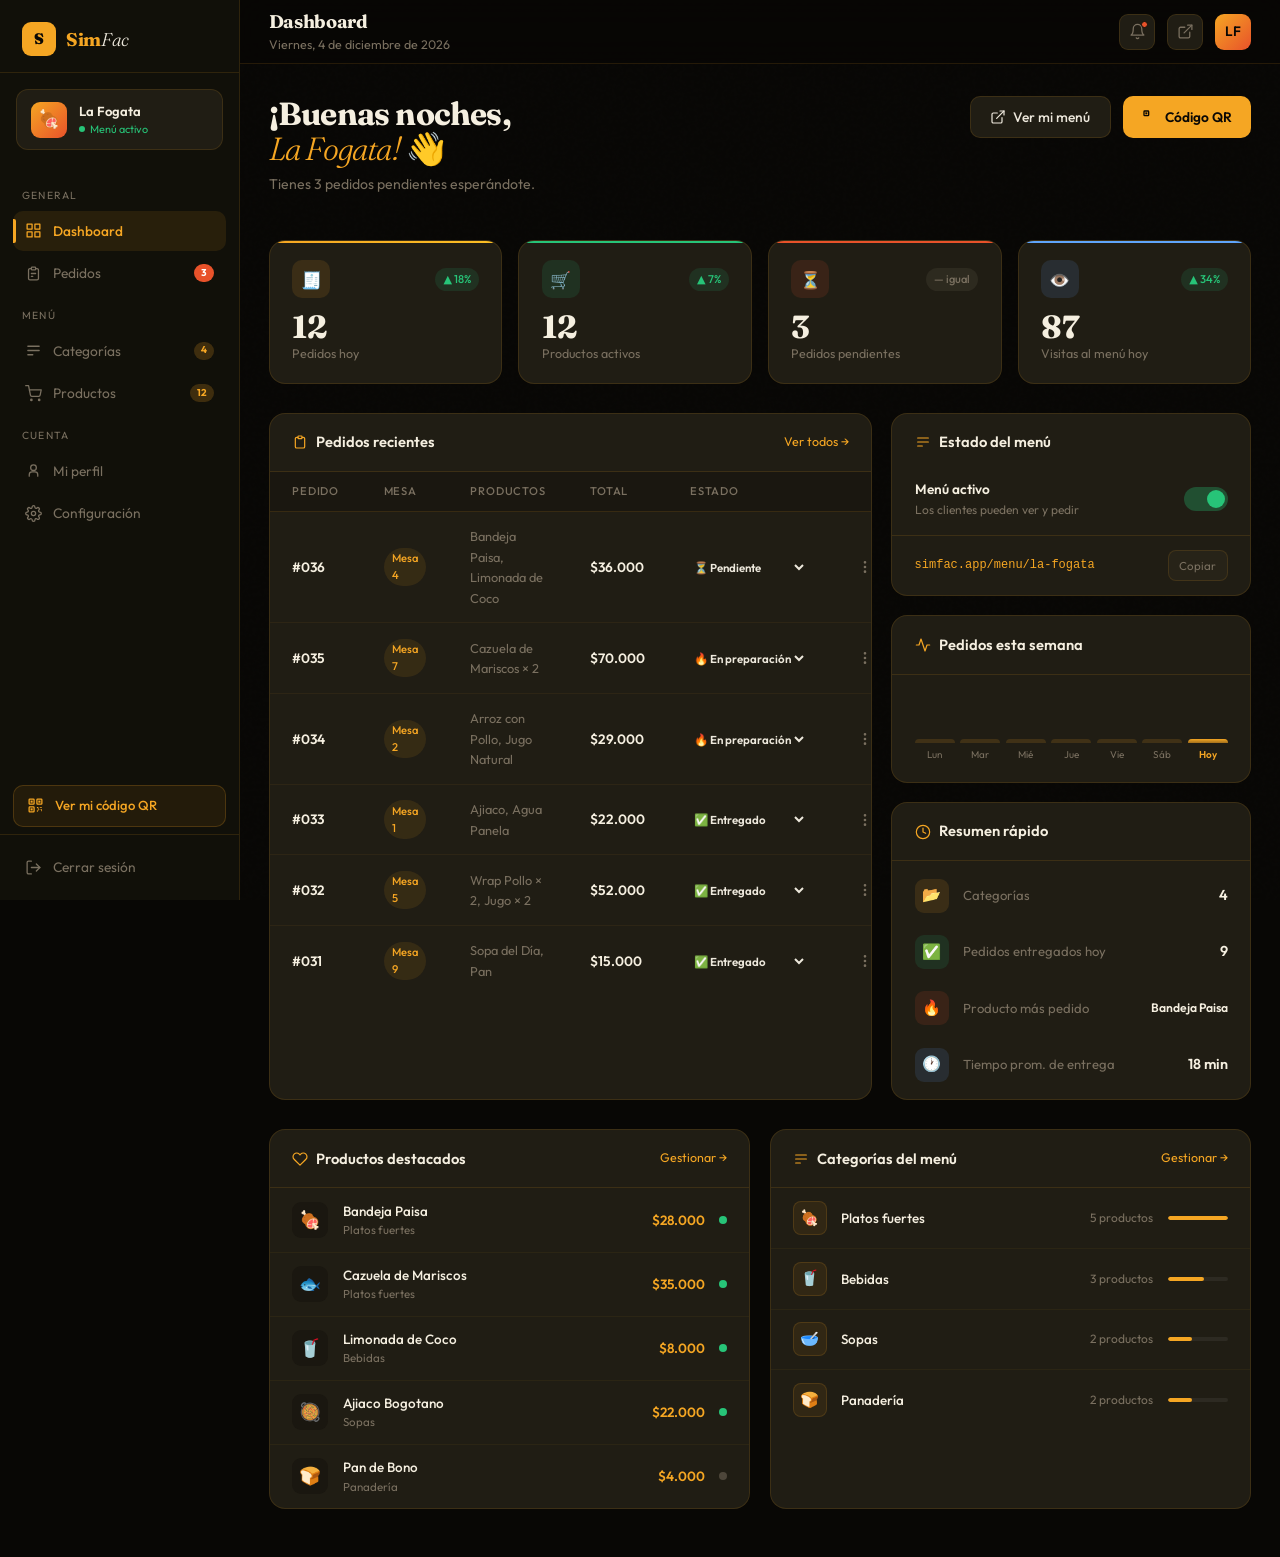
<file: dashboard.html>
<!DOCTYPE html>
<html lang="es">
<head>
<meta charset="UTF-8">
<meta name="viewport" content="width=device-width, initial-scale=1.0">
<title>SimFac — Dashboard</title>
<link rel="preconnect" href="https://fonts.googleapis.com">
<link rel="preconnect" href="https://fonts.gstatic.com" crossorigin>
<link href="https://fonts.googleapis.com/css2?family=Fraunces:ital,opsz,wght@0,9..144,300;0,9..144,700;0,9..144,900;1,9..144,300&family=Outfit:wght@300;400;500;600&display=swap" rel="stylesheet">
<link href="https://cdn.jsdelivr.net/npm/bootstrap@5.3.3/dist/css/bootstrap.min.css" rel="stylesheet">
<link rel="icon" type="image/svg+xml" href="Img/favicon.svg">
<link rel="stylesheet" href="CSS/styles.css">
<link rel="stylesheet" href="CSS/dashboard.css">
</head>
<body>

<!-- SIDEBAR OVERLAY (mobile) -->
<div class="sidebar-overlay" id="sidebarOverlay" onclick="toggleSidebar()"></div>

<!-- ══ SIDEBAR ══ -->
<aside class="sidebar" id="sidebar">

  <a href="index.html" class="sidebar-logo">
    <div class="logo-mark">S</div>
    <div class="logo-text">Sim<span>Fac</span></div>
  </a>

  <!-- Restaurant badge -->
  <div class="rest-badge">
    <div class="rest-avatar">🍖</div>
    <div>
      <div class="rest-name">La Fogata</div>
      <div class="rest-status"><div class="status-dot"></div> Menú activo</div>
    </div>
  </div>

  <nav class="sidebar-nav">
    <div class="nav-section-label">General</div>

    <a class="nav-item active" href="dashboard.html">
      <svg viewBox="0 0 24 24" fill="none" stroke="currentColor" stroke-width="1.8" stroke-linecap="round" stroke-linejoin="round"><rect x="3" y="3" width="7" height="7"/><rect x="14" y="3" width="7" height="7"/><rect x="3" y="14" width="7" height="7"/><rect x="14" y="14" width="7" height="7"/></svg>
      Dashboard
    </a>

    <a class="nav-item" href="pedidos.html">
      <svg viewBox="0 0 24 24" fill="none" stroke="currentColor" stroke-width="1.8" stroke-linecap="round" stroke-linejoin="round"><path d="M9 5H7a2 2 0 00-2 2v12a2 2 0 002 2h10a2 2 0 002-2V7a2 2 0 00-2-2h-2"/><rect x="9" y="3" width="6" height="4" rx="1" ry="1"/><line x1="9" y1="12" x2="15" y2="12"/><line x1="9" y1="16" x2="11" y2="16"/></svg>
      Pedidos
      <span class="nav-badge">3</span>
    </a>

    <div class="nav-section-label">Menú</div>

    <a class="nav-item" href="categorias.html">
      <svg viewBox="0 0 24 24" fill="none" stroke="currentColor" stroke-width="1.8" stroke-linecap="round" stroke-linejoin="round"><path d="M4 6h16M4 12h16M4 18h7"/></svg>
      Categorías
      <span class="nav-badge amber">4</span>
    </a>

    <a class="nav-item" href="productos.html">
      <svg viewBox="0 0 24 24" fill="none" stroke="currentColor" stroke-width="1.8" stroke-linecap="round" stroke-linejoin="round"><circle cx="9" cy="21" r="1"/><circle cx="20" cy="21" r="1"/><path d="M1 1h4l2.68 13.39a2 2 0 002 1.61h9.72a2 2 0 001.96-1.59l1.54-7.41H6"/></svg>
      Productos
      <span class="nav-badge amber">12</span>
    </a>

    <div class="nav-section-label">Cuenta</div>

    <a class="nav-item" href="#">
      <svg viewBox="0 0 24 24" fill="none" stroke="currentColor" stroke-width="1.8" stroke-linecap="round" stroke-linejoin="round"><circle cx="12" cy="8" r="4"/><path d="M6 20v-2a4 4 0 014-4h4a4 4 0 014 4v2"/></svg>
      Mi perfil
    </a>

    <a class="nav-item" href="#">
      <svg viewBox="0 0 24 24" fill="none" stroke="currentColor" stroke-width="1.8" stroke-linecap="round" stroke-linejoin="round"><circle cx="12" cy="12" r="3"/><path d="M19.4 15a1.65 1.65 0 00.33 1.82l.06.06a2 2 0 010 2.83 2 2 0 01-2.83 0l-.06-.06a1.65 1.65 0 00-1.82-.33 1.65 1.65 0 00-1 1.51V21a2 2 0 01-4 0v-.09A1.65 1.65 0 009 19.4a1.65 1.65 0 00-1.82.33l-.06.06a2 2 0 01-2.83-2.83l.06-.06A1.65 1.65 0 004.68 15a1.65 1.65 0 00-1.51-1H3a2 2 0 010-4h.09A1.65 1.65 0 004.6 9a1.65 1.65 0 00-.33-1.82l-.06-.06a2 2 0 012.83-2.83l.06.06A1.65 1.65 0 009 4.68a1.65 1.65 0 001-1.51V3a2 2 0 014 0v.09a1.65 1.65 0 001 1.51 1.65 1.65 0 001.82-.33l.06-.06a2 2 0 012.83 2.83l-.06.06A1.65 1.65 0 0019.4 9a1.65 1.65 0 001.51 1H21a2 2 0 010 4h-.09a1.65 1.65 0 00-1.51 1z"/></svg>
      Configuración
    </a>
  </nav>

  <!-- QR quick button -->
  <button class="qr-btn" onclick="openQR()">
    <svg viewBox="0 0 24 24" fill="none" stroke="currentColor" stroke-width="1.8" stroke-linecap="round" stroke-linejoin="round"><rect x="3" y="3" width="7" height="7" rx="1"/><rect x="14" y="3" width="7" height="7" rx="1"/><rect x="3" y="14" width="7" height="7" rx="1"/><rect x="5" y="5" width="3" height="3" fill="currentColor" stroke="none"/><rect x="16" y="5" width="3" height="3" fill="currentColor" stroke="none"/><rect x="5" y="16" width="3" height="3" fill="currentColor" stroke="none"/><path d="M14 14h2v2h-2zM18 14h3v1h-3zM16 16h1v3h-1zM18 17h1v1h-1zM20 17h1v3h-1zM14 18h1v3h-1z" fill="currentColor" stroke="none"/></svg>
    Ver mi código QR
  </button>

  <div class="sidebar-bottom">
    <a class="nav-item" href="login.html" style="color:var(--muted)">
      <svg viewBox="0 0 24 24" fill="none" stroke="currentColor" stroke-width="1.8" stroke-linecap="round" stroke-linejoin="round"><path d="M9 21H5a2 2 0 01-2-2V5a2 2 0 012-2h4"/><polyline points="16 17 21 12 16 7"/><line x1="21" y1="12" x2="9" y2="12"/></svg>
      Cerrar sesión
    </a>
  </div>
</aside>

<!-- ══ MAIN ══ -->
<div class="main-area">

  <!-- Topbar -->
  <header class="topbar">
    <button class="ham-btn" onclick="toggleSidebar()" aria-label="Menú">
      <svg viewBox="0 0 24 24" fill="none" stroke="currentColor" stroke-width="2" stroke-linecap="round" stroke-linejoin="round"><line x1="3" y1="12" x2="21" y2="12"/><line x1="3" y1="6" x2="21" y2="6"/><line x1="3" y1="18" x2="21" y2="18"/></svg>
    </button>
    <div>
      <div class="topbar-title">Dashboard</div>
      <div class="topbar-sub" id="currentDate">—</div>
    </div>
    <div class="topbar-right">
      <a href="#" class="topbar-btn topbar-notif" title="Notificaciones">
        <svg viewBox="0 0 24 24" fill="none" stroke="currentColor" stroke-width="1.8" stroke-linecap="round" stroke-linejoin="round"><path d="M18 8A6 6 0 006 8c0 7-3 9-3 9h18s-3-2-3-9"/><path d="M13.73 21a2 2 0 01-3.46 0"/></svg>
      </a>
      <a href="menu.html" class="topbar-btn" title="Ver mi menú">
        <svg viewBox="0 0 24 24" fill="none" stroke="currentColor" stroke-width="1.8" stroke-linecap="round" stroke-linejoin="round"><path d="M18 13v6a2 2 0 01-2 2H5a2 2 0 01-2-2V8a2 2 0 012-2h6"/><polyline points="15 3 21 3 21 9"/><line x1="10" y1="14" x2="21" y2="3"/></svg>
      </a>
      <div class="topbar-avatar" title="La Fogata">LF</div>
    </div>
  </header>

  <!-- Content -->
  <div class="page-content">

    <!-- Greeting -->
    <div class="greeting">
      <div>
        <h1>¡Buenos días,<br><em>La Fogata!</em> 👋</h1>
        <p class="greeting-sub">Tienes 3 pedidos pendientes esperándote.</p>
      </div>
      <div class="greeting-actions">
        <a href="menu.html" class="btn-secondary">
          <svg viewBox="0 0 24 24" fill="none" stroke="currentColor" stroke-width="1.8" stroke-linecap="round" stroke-linejoin="round"><path d="M18 13v6a2 2 0 01-2 2H5a2 2 0 01-2-2V8a2 2 0 012-2h6"/><polyline points="15 3 21 3 21 9"/><line x1="10" y1="14" x2="21" y2="3"/></svg>
          Ver mi menú
        </a>
        <button class="btn-primary" onclick="openQR()">
          <svg viewBox="0 0 24 24" fill="none" stroke="currentColor" stroke-width="2" stroke-linecap="round" stroke-linejoin="round"><rect x="3" y="3" width="7" height="7" rx="1"/><rect x="5" y="5" width="3" height="3" fill="currentColor" stroke="none"/></svg>
          Código QR
        </button>
      </div>
    </div>

    <!-- Stats grid -->
    <div class="stats-grid">
      <div class="stat-card c-amber">
        <div class="stat-top">
          <div class="stat-icon ic-amber">🧾</div>
          <span class="stat-trend trend-up">▲ 18%</span>
        </div>
        <div>
          <div class="stat-val" id="countPedidos">0</div>
          <div class="stat-label">Pedidos hoy</div>
        </div>
      </div>
      <div class="stat-card c-green">
        <div class="stat-top">
          <div class="stat-icon ic-green">🛒</div>
          <span class="stat-trend trend-up">▲ 7%</span>
        </div>
        <div>
          <div class="stat-val" id="countProductos">0</div>
          <div class="stat-label">Productos activos</div>
        </div>
      </div>
      <div class="stat-card c-terra">
        <div class="stat-top">
          <div class="stat-icon ic-terra">⏳</div>
          <span class="stat-trend trend-neu">— igual</span>
        </div>
        <div>
          <div class="stat-val" id="countPend">0</div>
          <div class="stat-label">Pedidos pendientes</div>
        </div>
      </div>
      <div class="stat-card c-blue">
        <div class="stat-top">
          <div class="stat-icon ic-blue">👁️</div>
          <span class="stat-trend trend-up">▲ 34%</span>
        </div>
        <div>
          <div class="stat-val" id="countVisitas">0</div>
          <div class="stat-label">Visitas al menú hoy</div>
        </div>
      </div>
    </div>

    <!-- Two col -->
    <div class="two-col">

      <!-- Orders panel -->
      <div class="panel">
        <div class="panel-header">
          <div class="panel-title">
            <svg viewBox="0 0 24 24" fill="none" stroke-width="1.8" stroke-linecap="round" stroke-linejoin="round"><path d="M9 5H7a2 2 0 00-2 2v12a2 2 0 002 2h10a2 2 0 002-2V7a2 2 0 00-2-2h-2"/><rect x="9" y="3" width="6" height="4" rx="1"/></svg>
            Pedidos recientes
          </div>
          <button class="panel-action">Ver todos →</button>
        </div>
        <div style="overflow-x:auto">
          <table class="orders-table">
            <thead>
              <tr>
                <th>Pedido</th>
                <th>Mesa</th>
                <th>Productos</th>
                <th>Total</th>
                <th>Estado</th>
                <th></th>
              </tr>
            </thead>
            <tbody id="ordersBody">
              <!-- filled by JS -->
            </tbody>
          </table>
        </div>
      </div>

      <!-- Right col -->
      <div class="right-col">

        <!-- Menu status -->
        <div class="menu-status">
          <div class="panel-header" style="border-bottom:none; padding-bottom:.6rem;">
            <div class="panel-title">
              <svg viewBox="0 0 24 24" fill="none" stroke="currentColor" stroke-width="1.8" stroke-linecap="round" stroke-linejoin="round"><path d="M4 6h16M4 12h16M4 18h7"/></svg>
              Estado del menú
            </div>
          </div>
          <div class="menu-toggle-row">
            <div class="menu-toggle-info">
              <div class="menu-toggle-label" id="menuStatusLabel">Menú activo</div>
              <div class="menu-toggle-sub" id="menuStatusSub">Los clientes pueden ver y pedir</div>
            </div>
            <label class="toggle-wrap">
              <input type="checkbox" id="menuToggle" checked onchange="toggleMenu()">
              <div class="toggle-track"></div>
            </label>
          </div>
          <div class="menu-link-row">
            <div class="menu-link-url">simfac.app/menu/la-fogata</div>
            <button class="copy-btn" id="copyBtn" onclick="copyLink()">Copiar</button>
          </div>
        </div>

        <!-- Activity chart -->
        <div class="panel">
          <div class="panel-header">
            <div class="panel-title">
              <svg viewBox="0 0 24 24" fill="none" stroke="currentColor" stroke-width="1.8" stroke-linecap="round" stroke-linejoin="round"><polyline points="22 12 18 12 15 21 9 3 6 12 2 12"/></svg>
              Pedidos esta semana
            </div>
          </div>
          <div class="chart-wrap">
            <div class="chart-bars" id="chartBars">
              <!-- filled by JS -->
            </div>
          </div>
        </div>

        <!-- Quick stats -->
        <div class="panel">
          <div class="panel-header">
            <div class="panel-title">
              <svg viewBox="0 0 24 24" fill="none" stroke="currentColor" stroke-width="1.8" stroke-linecap="round" stroke-linejoin="round"><circle cx="12" cy="12" r="10"/><polyline points="12 6 12 12 16 14"/></svg>
              Resumen rápido
            </div>
          </div>
          <div class="quick-list">
            <div class="quick-item">
              <div class="quick-icon ic-amber">📂</div>
              <div class="quick-label">Categorías</div>
              <div class="quick-val">4</div>
            </div>
            <div class="quick-item">
              <div class="quick-icon ic-green">✅</div>
              <div class="quick-label">Pedidos entregados hoy</div>
              <div class="quick-val">9</div>
            </div>
            <div class="quick-item">
              <div class="quick-icon ic-terra">🔥</div>
              <div class="quick-label">Producto más pedido</div>
              <div class="quick-val" style="font-size:.76rem; text-align:right; max-width:110px;">Bandeja Paisa</div>
            </div>
            <div class="quick-item">
              <div class="quick-icon ic-blue">🕐</div>
              <div class="quick-label">Tiempo prom. de entrega</div>
              <div class="quick-val">18 min</div>
            </div>
          </div>
        </div>

      </div>
    </div>

    <!-- Bottom row -->
    <div class="bottom-row">

      <!-- Top products -->
      <div class="panel">
        <div class="panel-header">
          <div class="panel-title">
            <svg viewBox="0 0 24 24" fill="none" stroke="currentColor" stroke-width="1.8" stroke-linecap="round" stroke-linejoin="round"><path d="M20.84 4.61a5.5 5.5 0 00-7.78 0L12 5.67l-1.06-1.06a5.5 5.5 0 00-7.78 7.78l1.06 1.06L12 21.23l7.78-7.78 1.06-1.06a5.5 5.5 0 000-7.78z"/></svg>
            Productos destacados
          </div>
          <button class="panel-action">Gestionar →</button>
        </div>
        <div id="productsList"><!-- JS --></div>
      </div>

      <!-- Categories -->
      <div class="panel">
        <div class="panel-header">
          <div class="panel-title">
            <svg viewBox="0 0 24 24" fill="none" stroke="currentColor" stroke-width="1.8" stroke-linecap="round" stroke-linejoin="round"><path d="M4 6h16M4 12h16M4 18h7"/></svg>
            Categorías del menú
          </div>
          <button class="panel-action">Gestionar →</button>
        </div>
        <div class="cat-grid" id="catGrid"><!-- JS --></div>
      </div>

    </div>

  </div>
</div>

<!-- QR Modal -->
<div class="modal-overlay" id="qrModal">
  <div class="qr-modal">
    <button class="modal-close-btn" onclick="closeQR()">
      <svg viewBox="0 0 24 24" fill="none" stroke="currentColor" stroke-width="2" stroke-linecap="round" stroke-linejoin="round"><line x1="18" y1="6" x2="6" y2="18"/><line x1="6" y1="6" x2="18" y2="18"/></svg>
    </button>
    <div class="qr-modal-title">Código QR</div>
    <p class="qr-modal-sub">Imprime o comparte el QR de tu menú en las mesas de tu restaurante.</p>
    <div class="qr-code-box">
      <svg viewBox="0 0 44 44" fill="none" xmlns="http://www.w3.org/2000/svg">
        <rect x="2" y="2" width="16" height="16" rx="2" fill="none" stroke="#0A0805" stroke-width="2"/>
        <rect x="6" y="6" width="8" height="8" fill="#0A0805"/>
        <rect x="26" y="2" width="16" height="16" rx="2" fill="none" stroke="#0A0805" stroke-width="2"/>
        <rect x="30" y="6" width="8" height="8" fill="#0A0805"/>
        <rect x="2" y="26" width="16" height="16" rx="2" fill="none" stroke="#0A0805" stroke-width="2"/>
        <rect x="6" y="30" width="8" height="8" fill="#0A0805"/>
        <rect x="26" y="26" width="4" height="4" fill="#0A0805"/>
        <rect x="32" y="26" width="4" height="4" fill="#0A0805"/>
        <rect x="38" y="26" width="4" height="4" fill="#0A0805"/>
        <rect x="26" y="32" width="4" height="4" fill="#0A0805"/>
        <rect x="32" y="38" width="10" height="4" fill="#0A0805"/>
        <rect x="38" y="32" width="4" height="4" fill="#0A0805"/>
      </svg>
    </div>
    <div class="qr-url">simfac.app/menu/la-fogata</div>
    <button class="btn-download">⬇ Descargar QR</button>
  </div>
</div>

<script src="https://cdn.jsdelivr.net/npm/bootstrap@5.3.3/dist/js/bootstrap.bundle.min.js"></script>
<script src="Js/script.js"></script>
<script src="Js/dashboard.js"></script>
</body>
</html>
</file>
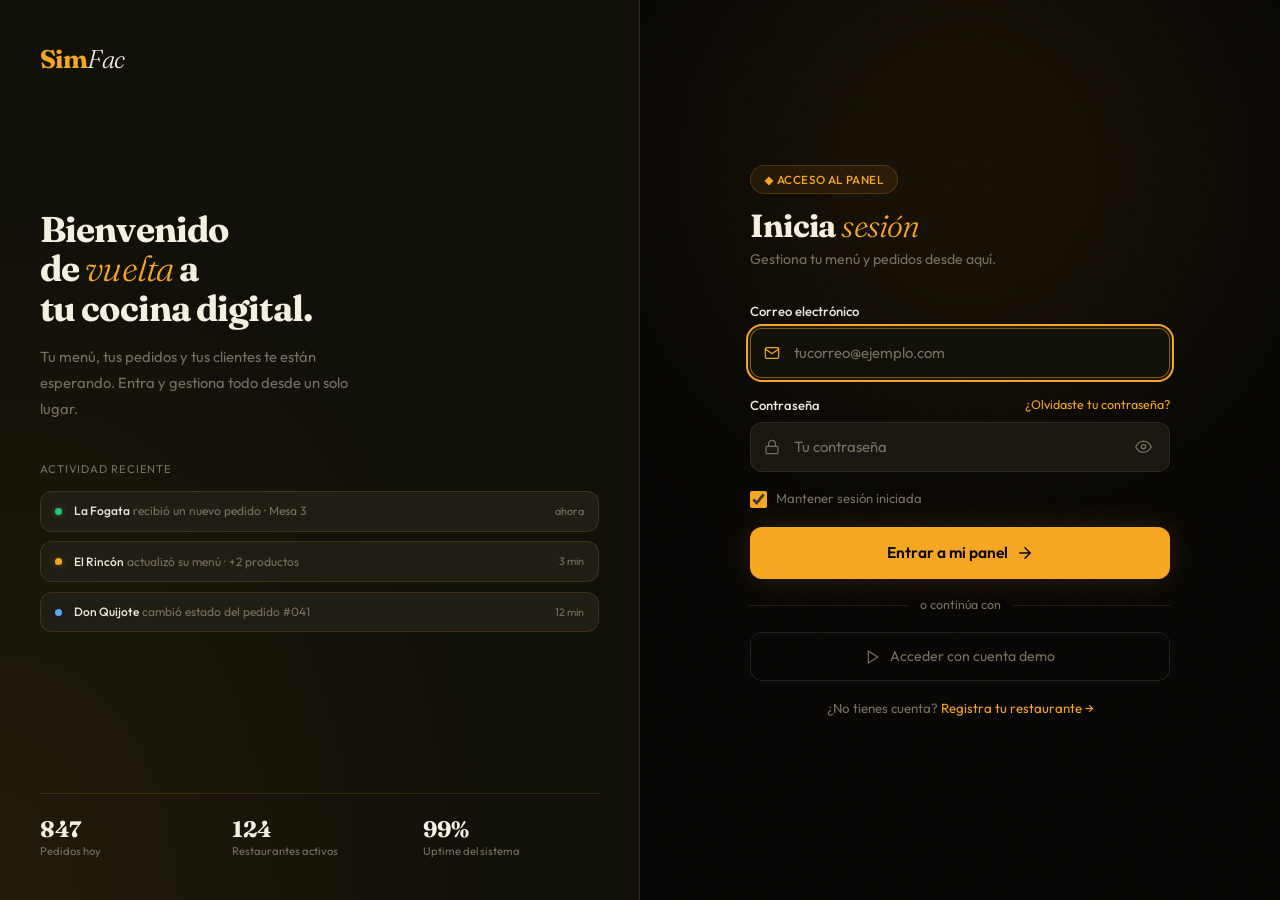
<file: login.html>
<!DOCTYPE html>
<html lang="es">
<head>
<meta charset="UTF-8">
<meta name="viewport" content="width=device-width, initial-scale=1.0">
<title>SimFac — Iniciar sesión</title>
<link rel="preconnect" href="https://fonts.googleapis.com">
<link rel="preconnect" href="https://fonts.gstatic.com" crossorigin>
<link href="https://fonts.googleapis.com/css2?family=Fraunces:ital,opsz,wght@0,9..144,300;0,9..144,700;0,9..144,900;1,9..144,300&family=Outfit:wght@300;400;500;600&display=swap" rel="stylesheet">
<link href="https://cdn.jsdelivr.net/npm/bootstrap@5.3.3/dist/css/bootstrap.min.css" rel="stylesheet">
<link rel="icon" type="image/svg+xml" href="Img/favicon.svg">
<link rel="stylesheet" href="CSS/styles.css">
<link rel="stylesheet" href="CSS/login.css">
</head>
<body>

<div class="orb orb-1"></div>
<div class="orb orb-2"></div>

<!-- LEFT PANEL -->
<aside class="left-panel">
  <a href="index.html" class="left-logo">Sim<span>Fac</span></a>

  <div class="left-center">
    <h2 class="left-quote">Bienvenido<br>de <em>vuelta</em> a<br>tu cocina digital.</h2>
    <p class="left-desc">Tu menú, tus pedidos y tus clientes te están esperando. Entra y gestiona todo desde un solo lugar.</p>

    <div class="activity-feed">
      <div class="feed-label">Actividad reciente</div>
      <div class="feed-item">
        <div class="feed-dot dot-green"></div>
        <div class="feed-text"><strong>La Fogata</strong> recibió un nuevo pedido · Mesa 3</div>
        <div class="feed-time">ahora</div>
      </div>
      <div class="feed-item">
        <div class="feed-dot dot-amber"></div>
        <div class="feed-text"><strong>El Rincón</strong> actualizó su menú · +2 productos</div>
        <div class="feed-time">3 min</div>
      </div>
      <div class="feed-item">
        <div class="feed-dot dot-blue"></div>
        <div class="feed-text"><strong>Don Quijote</strong> cambió estado del pedido #041</div>
        <div class="feed-time">12 min</div>
      </div>
    </div>
  </div>

  <div class="stats-row">
    <div class="stat">
      <div class="stat-num">847</div>
      <div class="stat-lbl">Pedidos hoy</div>
    </div>
    <div class="stat">
      <div class="stat-num">124</div>
      <div class="stat-lbl">Restaurantes activos</div>
    </div>
    <div class="stat">
      <div class="stat-num">99%</div>
      <div class="stat-lbl">Uptime del sistema</div>
    </div>
  </div>
</aside>

<!-- RIGHT PANEL -->
<main class="right-panel">
  <div class="form-box">

    <a href="index.html" class="mobile-logo">Sim<span>Fac</span></a>

    <div class="form-header">
      <div class="form-tag">◆ Acceso al panel</div>
      <h1 class="form-title">Inicia <em>sesión</em></h1>
      <p class="form-sub">Gestiona tu menú y pedidos desde aquí.</p>
    </div>

    <div class="form-body">

      <!-- Error banner -->
      <div class="error-banner" id="errorBanner">
        <svg viewBox="0 0 24 24" fill="none" stroke-width="2" stroke-linecap="round" stroke-linejoin="round">
          <circle cx="12" cy="12" r="10"/><line x1="12" y1="8" x2="12" y2="12"/><line x1="12" y1="16" x2="12.01" y2="16"/>
        </svg>
        <span id="errorMsg">Correo o contraseña incorrectos. Intenta de nuevo.</span>
      </div>

      <!-- Email -->
      <div class="field">
        <label for="email">Correo electrónico</label>
        <div class="input-wrap">
          <input type="email" id="email" placeholder="tucorreo@ejemplo.com" autocomplete="email" autofocus>
          <svg class="icon-left" viewBox="0 0 24 24" fill="none" stroke-width="1.8" stroke-linecap="round" stroke-linejoin="round">
            <path d="M4 4h16c1.1 0 2 .9 2 2v12c0 1.1-.9 2-2 2H4c-1.1 0-2-.9-2-2V6c0-1.1.9-2 2-2z"/><polyline points="22,6 12,13 2,6"/>
          </svg>
        </div>
        <span class="field-error" id="emailErr">Ingresa un correo electrónico válido.</span>
      </div>

      <!-- Password -->
      <div class="field">
        <label for="password">
          Contraseña
          <a href="#" onclick="openForgot(event)">¿Olvidaste tu contraseña?</a>
        </label>
        <div class="input-wrap">
          <input type="password" id="password" placeholder="Tu contraseña" autocomplete="current-password">
          <svg class="icon-left" viewBox="0 0 24 24" fill="none" stroke-width="1.8" stroke-linecap="round" stroke-linejoin="round">
            <rect x="3" y="11" width="18" height="11" rx="2" ry="2"/><path d="M7 11V7a5 5 0 0110 0v4"/>
          </svg>
          <button type="button" class="pw-toggle" onclick="togglePw()" aria-label="Mostrar contraseña">
            <svg id="eyeIcon" viewBox="0 0 24 24" fill="none" stroke="currentColor" stroke-width="1.8" stroke-linecap="round" stroke-linejoin="round">
              <path d="M1 12s4-8 11-8 11 8 11 8-4 8-11 8-11-8-11-8z"/><circle cx="12" cy="12" r="3"/>
            </svg>
          </button>
        </div>
        <span class="field-error" id="pwErr">Ingresa tu contraseña.</span>
      </div>

      <!-- Remember me -->
      <div class="remember-row">
        <label class="check-wrap">
          <input type="checkbox" id="remember" checked>
          <span>Mantener sesión iniciada</span>
        </label>
      </div>

      <!-- Submit -->
      <button class="btn-submit" id="btnLogin" onclick="doLogin()">
        <span id="btnText">Entrar a mi panel</span>
        <div class="spinner" id="spinner"></div>
        <svg id="btnArrow" viewBox="0 0 24 24" fill="none" stroke="currentColor" stroke-width="2" stroke-linecap="round" stroke-linejoin="round">
          <path d="M5 12h14M12 5l7 7-7 7"/>
        </svg>
      </button>

      <!-- Divider -->
      <div class="divider">o continúa con</div>

      <!-- Demo access -->
      <button class="demo-btn" onclick="demoLogin()">
        <svg viewBox="0 0 24 24" fill="none" stroke="currentColor" stroke-width="1.8" stroke-linecap="round" stroke-linejoin="round">
          <polygon points="5 3 19 12 5 21 5 3"/>
        </svg>
        Acceder con cuenta demo
      </button>

      <!-- Register -->
      <p class="register-link">¿No tienes cuenta? <a href="registro.html">Registra tu restaurante →</a></p>

    </div>
  </div>
</main>

<!-- FORGOT PASSWORD MODAL -->
<div class="modal-overlay" id="forgotModal">
  <div class="modal">
    <button class="modal-close" onclick="closeModal()" aria-label="Cerrar">
      <svg viewBox="0 0 24 24" fill="none" stroke="currentColor" stroke-width="2" stroke-linecap="round" stroke-linejoin="round">
        <line x1="18" y1="6" x2="6" y2="18"/><line x1="6" y1="6" x2="18" y2="18"/>
      </svg>
    </button>

    <!-- Form state -->
    <div id="forgotForm">
      <div class="modal-icon">🔑</div>
      <div class="modal-title">Recuperar contraseña</div>
      <p class="modal-sub">Ingresa el correo de tu cuenta y te enviaremos un enlace para restablecer tu contraseña.</p>

      <div class="modal-field">
        <label for="forgotEmail">Correo electrónico</label>
        <div class="input-wrap">
          <input type="email" id="forgotEmail" placeholder="tucorreo@ejemplo.com" autocomplete="email">
          <svg class="icon-left" viewBox="0 0 24 24" fill="none" stroke-width="1.8" stroke-linecap="round" stroke-linejoin="round">
            <path d="M4 4h16c1.1 0 2 .9 2 2v12c0 1.1-.9 2-2 2H4c-1.1 0-2-.9-2-2V6c0-1.1.9-2 2-2z"/><polyline points="22,6 12,13 2,6"/>
          </svg>
        </div>
      </div>

      <button class="btn-modal" onclick="sendReset()">Enviar enlace de recuperación</button>
    </div>

    <!-- Success state -->
    <div class="modal-success" id="forgotSuccess">
      <div class="modal-success-icon">📬</div>
      <h3>¡Correo enviado!</h3>
      <p>Revisa tu bandeja de entrada. Si el correo existe, recibirás el enlace en los próximos minutos.</p>
      <button class="btn-modal" onclick="closeModal()" style="margin-top:.5rem">Cerrar</button>
    </div>
  </div>
</div>

<script src="https://cdn.jsdelivr.net/npm/bootstrap@5.3.3/dist/js/bootstrap.bundle.min.js"></script>
<script src="Js/script.js"></script>
<script src="Js/login.js"></script>
</body>
</html>
</file>
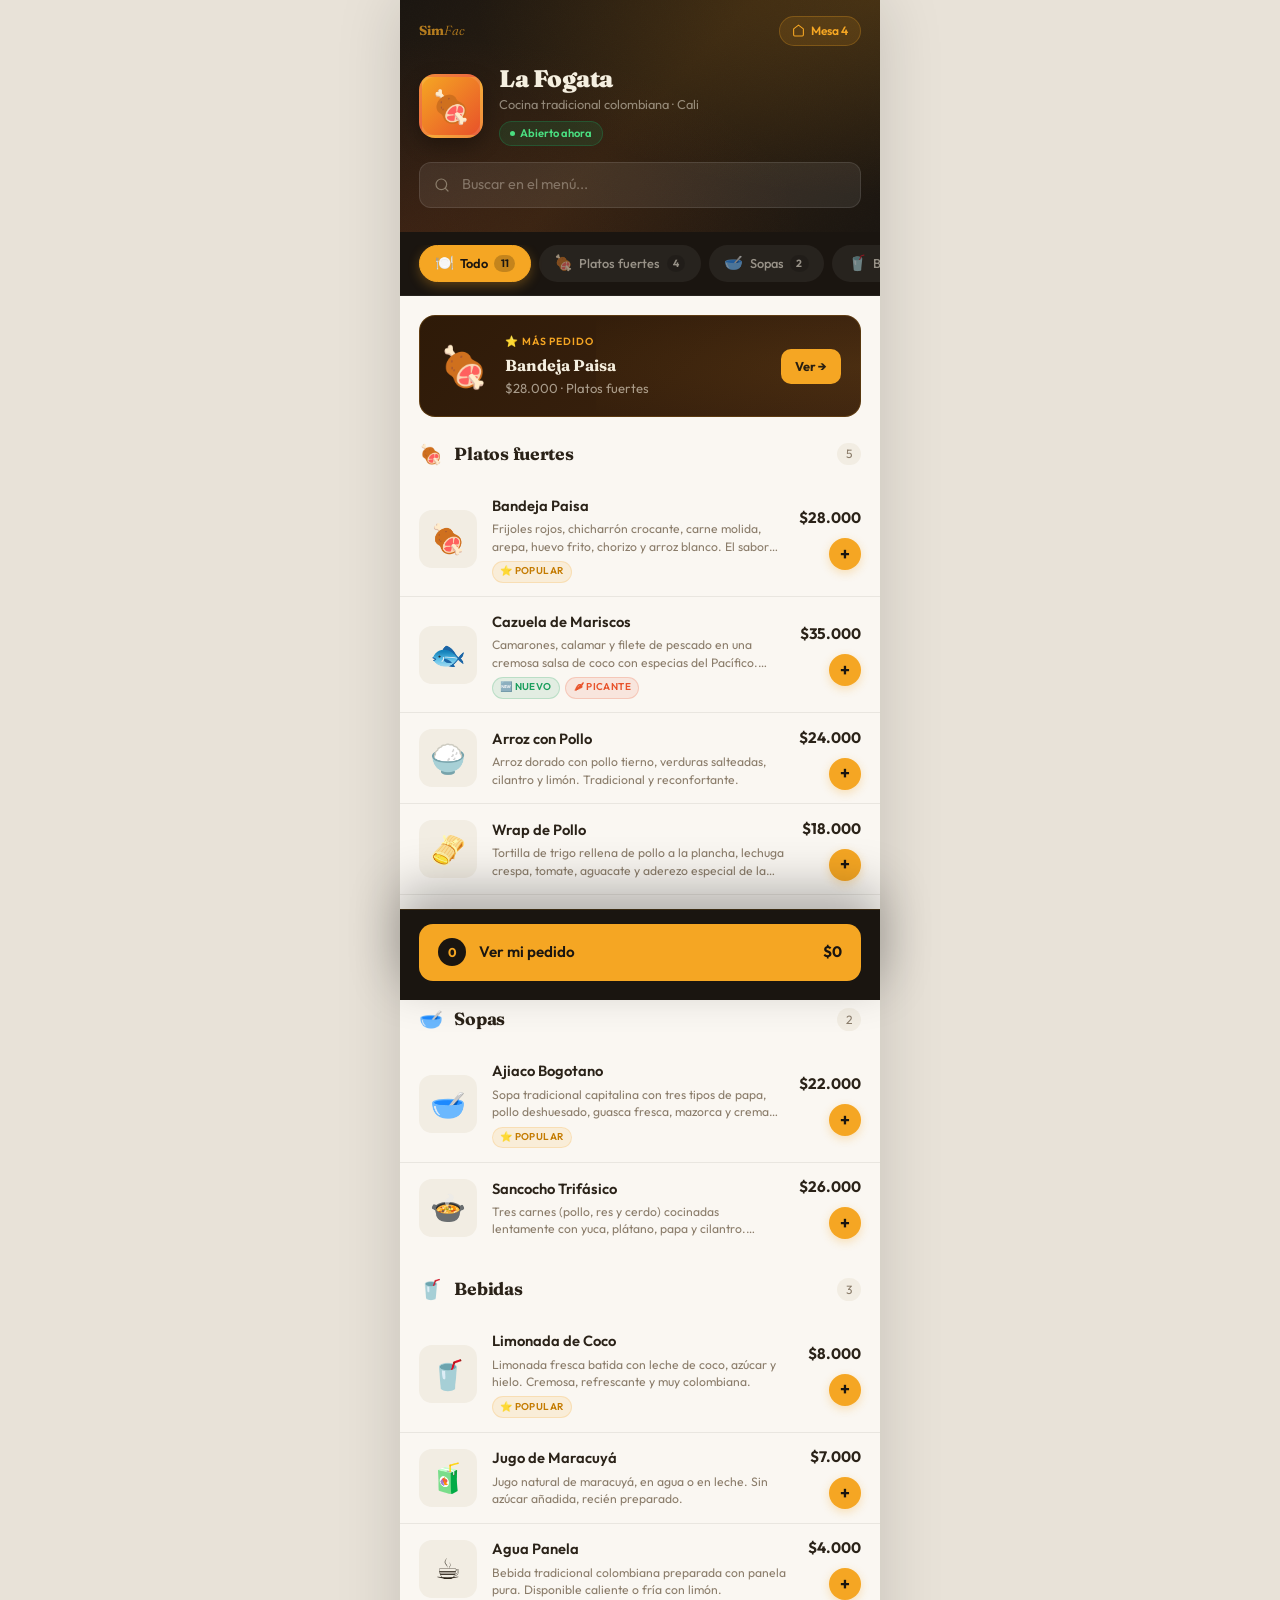
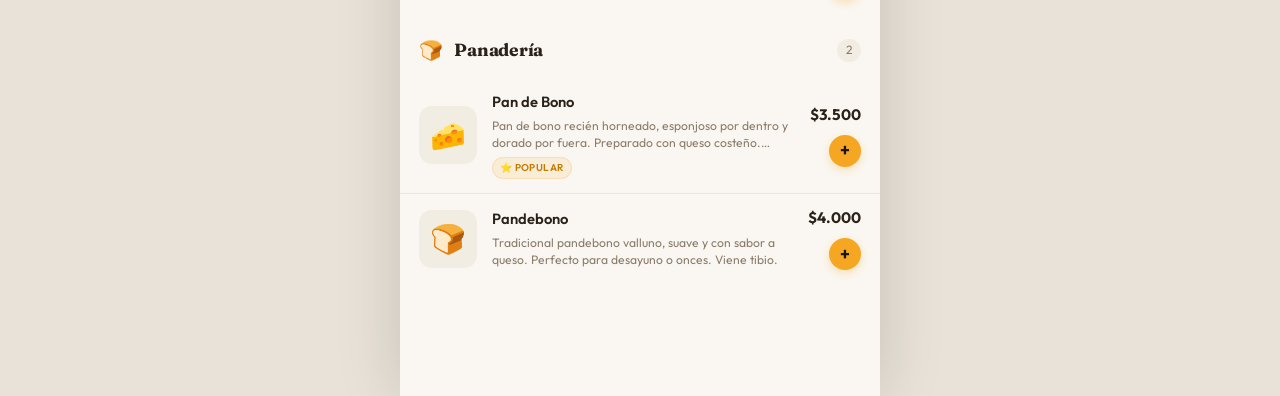
<file: menu.html>
<!DOCTYPE html>
<html lang="es">
<head>
<meta charset="UTF-8">
<meta name="viewport" content="width=device-width, initial-scale=1.0">
<title>La Fogata — Menú Digital</title>
<link rel="preconnect" href="https://fonts.googleapis.com">
<link rel="preconnect" href="https://fonts.gstatic.com" crossorigin>
<link href="https://fonts.googleapis.com/css2?family=Fraunces:ital,opsz,wght@0,9..144,300;0,9..144,700;0,9..144,900;1,9..144,300&family=Outfit:wght@300;400;500;600&display=swap" rel="stylesheet">
<link href="https://cdn.jsdelivr.net/npm/bootstrap@5.3.3/dist/css/bootstrap.min.css" rel="stylesheet">
<link rel="icon" type="image/svg+xml" href="Img/favicon.svg">
<link rel="stylesheet" href="CSS/styles.css">
<link rel="stylesheet" href="CSS/menu.css">
</head>
<body>

<div class="app">

  <!-- HERO HEADER -->
  <div class="hero-header">
    <div class="hero-bg"></div>

    <div class="hero-top">
      <a href="index.html" class="hero-simfac">Sim<span>Fac</span></a>
      <div class="mesa-badge">
        <svg viewBox="0 0 24 24" fill="none" stroke="currentColor" stroke-width="2" stroke-linecap="round" stroke-linejoin="round"><path d="M3 9l9-7 9 7v11a2 2 0 01-2 2H5a2 2 0 01-2-2z"/></svg>
        Mesa 4
      </div>
    </div>

    <div class="hero-content">
      <div class="rest-logo">🍖</div>
      <div class="rest-info">
        <div class="rest-name">La Fogata</div>
        <div class="rest-type">Cocina tradicional colombiana · Cali</div>
        <div class="rest-open"><div class="open-dot"></div> Abierto ahora</div>
      </div>
    </div>

    <div class="search-bar">
      <svg viewBox="0 0 24 24" fill="none" stroke="currentColor" stroke-width="1.8" stroke-linecap="round" stroke-linejoin="round"><circle cx="11" cy="11" r="8"/><line x1="21" y1="21" x2="16.65" y2="16.65"/></svg>
      <input class="search-input" type="text" id="searchInput" placeholder="Buscar en el menú..." oninput="handleSearch()">
    </div>
  </div>

  <!-- CATEGORY TABS -->
  <div class="cat-tabs-wrap" id="catTabsWrap">
    <div class="cat-tabs" id="catTabs">
      <button class="cat-tab active" data-cat="all" onclick="filterCat('all', this)">
        <span class="tab-emoji">🍽️</span> Todo
        <span class="tab-count" id="tc-all">12</span>
      </button>
      <!-- rendered by JS -->
    </div>
  </div>

  <!-- MAIN CONTENT -->
  <div class="main-content">

    <!-- Featured banner -->
    <div class="featured-banner" id="featuredBanner">
      <div class="feat-emoji">🍖</div>
      <div class="feat-text">
        <div class="feat-label">⭐ Más pedido</div>
        <div class="feat-name">Bandeja Paisa</div>
        <div class="feat-price">$28.000 · Platos fuertes</div>
      </div>
      <button class="feat-btn" onclick="openDetail(1)">Ver →</button>
    </div>

    <!-- Menu sections -->
    <div id="menuContent"></div>

    <!-- Search empty -->
    <div class="search-empty" id="searchEmpty">
      <div class="search-empty-icon">🔍</div>
      <div class="search-empty-title">Sin resultados</div>
      <p class="search-empty-sub">No encontramos productos que coincidan con tu búsqueda.</p>
    </div>

  </div>

</div><!-- .app -->

<!-- CART BAR -->
<div class="cart-bar" id="cartBar">
  <button class="cart-btn" onclick="goToCart()">
    <div class="cart-count" id="cartCount">0</div>
    <div class="cart-label">Ver mi pedido</div>
    <div class="cart-total" id="cartTotal">$0</div>
  </button>
</div>

<!-- PRODUCT DETAIL DRAWER -->
<div class="detail-overlay" id="detailOverlay" onclick="closeDetailOutside(event)">
  <div class="detail-drawer" id="detailDrawer">
    <div class="drawer-handle"></div>
    <div class="detail-img" id="detailImg"></div>
    <div class="detail-body">
      <div class="detail-top">
        <div class="detail-name" id="detailName"></div>
        <div class="detail-price" id="detailPrice"></div>
      </div>
      <div class="detail-desc" id="detailDesc"></div>
      <div class="detail-tags" id="detailTags"></div>
      <div class="detail-qty-row">
        <div class="dqr-label">Cantidad</div>
        <div class="qty-control-lg">
          <button class="qty-btn-lg" onclick="changeDetailQty(-1)">−</button>
          <div class="qty-num-lg" id="detailQty">1</div>
          <button class="qty-btn-lg" onclick="changeDetailQty(1)">+</button>
        </div>
      </div>
      <div class="detail-note">
        <label>Nota para cocina (opcional)</label>
        <textarea id="detailNote" placeholder="Ej: Sin cebolla, extra salsa, sin picante..."></textarea>
      </div>
      <button class="btn-add-cart" onclick="addFromDetail()">
        <svg viewBox="0 0 24 24" fill="none" stroke="currentColor" stroke-width="2.5" stroke-linecap="round" stroke-linejoin="round"><circle cx="9" cy="21" r="1"/><circle cx="20" cy="21" r="1"/><path d="M1 1h4l2.68 13.39a2 2 0 002 1.61h9.72a2 2 0 001.96-1.59l1.54-7.41H6"/></svg>
        <span id="detailAddText">Agregar · $0</span>
      </button>
    </div>
  </div>
</div>

<!-- Toast -->
<div class="toast" id="toast">
  <span id="toastMsg">✓ Agregado al pedido</span>
</div>

<script src="https://cdn.jsdelivr.net/npm/bootstrap@5.3.3/dist/js/bootstrap.bundle.min.js"></script>
<script src="Js/script.js"></script>
<script src="Js/menu.js"></script>
</body>
</html>
</file>
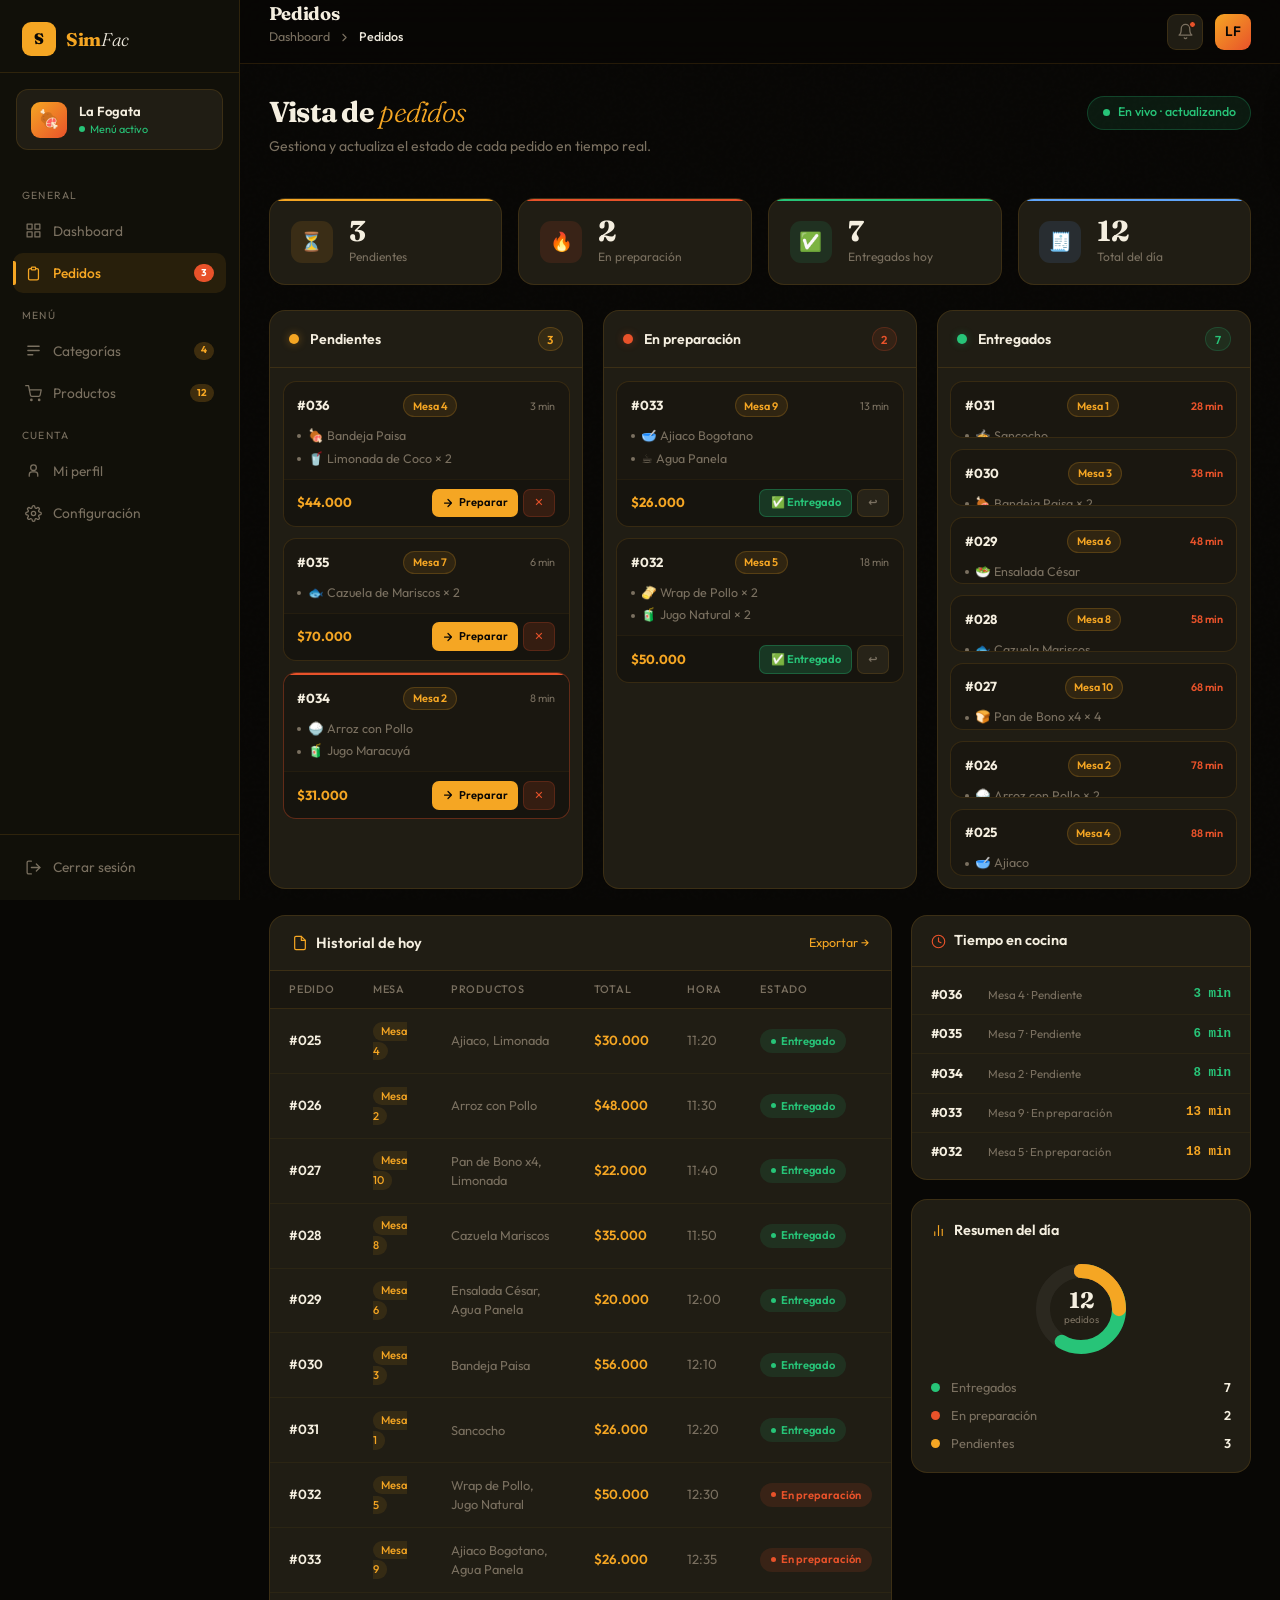
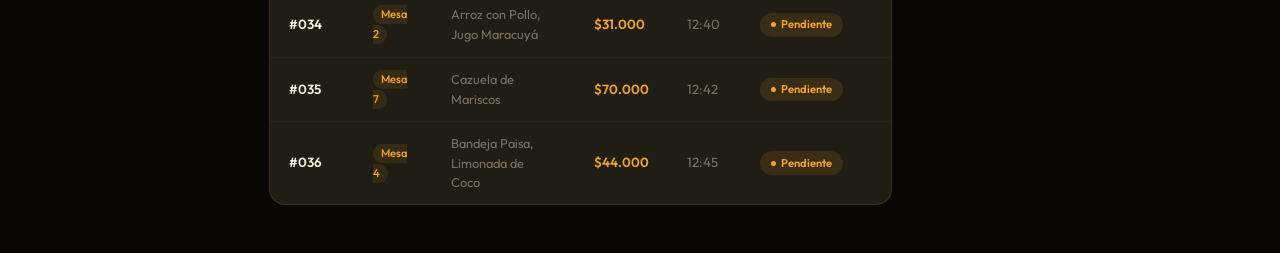
<file: pedidos.html>
<!DOCTYPE html>
<html lang="es">
<head>
<meta charset="UTF-8">
<meta name="viewport" content="width=device-width, initial-scale=1.0">
<title>SimFac — Pedidos</title>
<link rel="preconnect" href="https://fonts.googleapis.com">
<link rel="preconnect" href="https://fonts.gstatic.com" crossorigin>
<link href="https://fonts.googleapis.com/css2?family=Fraunces:ital,opsz,wght@0,9..144,300;0,9..144,700;0,9..144,900;1,9..144,300&family=Outfit:wght@300;400;500;600&display=swap" rel="stylesheet">
<link href="https://cdn.jsdelivr.net/npm/bootstrap@5.3.3/dist/css/bootstrap.min.css" rel="stylesheet">
<link rel="icon" type="image/svg+xml" href="Img/favicon.svg">
<link rel="stylesheet" href="CSS/styles.css">
<link rel="stylesheet" href="CSS/pedidos.css">
</head>
<body>

<div class="sidebar-overlay" id="sidebarOverlay" onclick="toggleSidebar()"></div>

<!-- ══ SIDEBAR ══ -->
<aside class="sidebar" id="sidebar">
  <a href="index.html" class="sidebar-logo">
    <div class="logo-mark">S</div>
    <div class="logo-text">Sim<span>Fac</span></div>
  </a>
  <div class="rest-badge">
    <div class="rest-avatar">🍖</div>
    <div>
      <div class="rest-name">La Fogata</div>
      <div class="rest-status"><div class="status-dot"></div> Menú activo</div>
    </div>
  </div>
  <nav class="sidebar-nav">
    <div class="nav-section-label">General</div>
    <a class="nav-item" href="dashboard.html">
      <svg viewBox="0 0 24 24" fill="none" stroke="currentColor" stroke-width="1.8" stroke-linecap="round" stroke-linejoin="round"><rect x="3" y="3" width="7" height="7"/><rect x="14" y="3" width="7" height="7"/><rect x="3" y="14" width="7" height="7"/><rect x="14" y="14" width="7" height="7"/></svg>
      Dashboard
    </a>
    <a class="nav-item active" href="pedidos.html">
      <svg viewBox="0 0 24 24" fill="none" stroke="currentColor" stroke-width="1.8" stroke-linecap="round" stroke-linejoin="round"><path d="M9 5H7a2 2 0 00-2 2v12a2 2 0 002 2h10a2 2 0 002-2V7a2 2 0 00-2-2h-2"/><rect x="9" y="3" width="6" height="4" rx="1"/></svg>
      Pedidos
      <span class="nav-badge" id="sidebarBadge">3</span>
    </a>
    <div class="nav-section-label">Menú</div>
    <a class="nav-item" href="categorias.html">
      <svg viewBox="0 0 24 24" fill="none" stroke="currentColor" stroke-width="1.8" stroke-linecap="round" stroke-linejoin="round"><path d="M4 6h16M4 12h16M4 18h7"/></svg>
      Categorías
      <span class="nav-badge amber">4</span>
    </a>
    <a class="nav-item" href="productos.html">
      <svg viewBox="0 0 24 24" fill="none" stroke="currentColor" stroke-width="1.8" stroke-linecap="round" stroke-linejoin="round"><circle cx="9" cy="21" r="1"/><circle cx="20" cy="21" r="1"/><path d="M1 1h4l2.68 13.39a2 2 0 002 1.61h9.72a2 2 0 001.96-1.59l1.54-7.41H6"/></svg>
      Productos
      <span class="nav-badge amber">12</span>
    </a>
    <div class="nav-section-label">Cuenta</div>
    <a class="nav-item" href="#">
      <svg viewBox="0 0 24 24" fill="none" stroke="currentColor" stroke-width="1.8" stroke-linecap="round" stroke-linejoin="round"><circle cx="12" cy="8" r="4"/><path d="M6 20v-2a4 4 0 014-4h4a4 4 0 014 4v2"/></svg>
      Mi perfil
    </a>
    <a class="nav-item" href="#">
      <svg viewBox="0 0 24 24" fill="none" stroke="currentColor" stroke-width="1.8" stroke-linecap="round" stroke-linejoin="round"><circle cx="12" cy="12" r="3"/><path d="M19.4 15a1.65 1.65 0 00.33 1.82l.06.06a2 2 0 010 2.83 2 2 0 01-2.83 0l-.06-.06a1.65 1.65 0 00-1.82-.33 1.65 1.65 0 00-1 1.51V21a2 2 0 01-4 0v-.09A1.65 1.65 0 009 19.4a1.65 1.65 0 00-1.82.33l-.06-.06a2 2 0 01-2.83-2.83l.06-.06A1.65 1.65 0 004.68 15a1.65 1.65 0 00-1.51-1H3a2 2 0 010-4h.09A1.65 1.65 0 004.6 9a1.65 1.65 0 00-.33-1.82l-.06-.06a2 2 0 012.83-2.83l.06.06A1.65 1.65 0 009 4.68a1.65 1.65 0 001-1.51V3a2 2 0 014 0v.09a1.65 1.65 0 001 1.51 1.65 1.65 0 001.82-.33l.06-.06a2 2 0 012.83 2.83l-.06.06A1.65 1.65 0 0019.4 9a1.65 1.65 0 001.51 1H21a2 2 0 010 4h-.09a1.65 1.65 0 00-1.51 1z"/></svg>
      Configuración
    </a>
  </nav>
  <div class="sidebar-bottom">
    <a class="nav-item" href="login.html">
      <svg viewBox="0 0 24 24" fill="none" stroke="currentColor" stroke-width="1.8" stroke-linecap="round" stroke-linejoin="round"><path d="M9 21H5a2 2 0 01-2-2V5a2 2 0 012-2h4"/><polyline points="16 17 21 12 16 7"/><line x1="21" y1="12" x2="9" y2="12"/></svg>
      Cerrar sesión
    </a>
  </div>
</aside>

<!-- ══ MAIN ══ -->
<div class="main-area">

  <header class="topbar">
    <button class="ham-btn" onclick="toggleSidebar()">
      <svg viewBox="0 0 24 24" fill="none" stroke="currentColor" stroke-width="2" stroke-linecap="round" stroke-linejoin="round"><line x1="3" y1="12" x2="21" y2="12"/><line x1="3" y1="6" x2="21" y2="6"/><line x1="3" y1="18" x2="21" y2="18"/></svg>
    </button>
    <div>
      <div class="topbar-title">Pedidos</div>
      <div class="breadcrumb">
        <a href="dashboard.html">Dashboard</a>
        <svg viewBox="0 0 24 24" fill="none" stroke="currentColor" stroke-width="2" stroke-linecap="round" stroke-linejoin="round"><polyline points="9 18 15 12 9 6"/></svg>
        <span>Pedidos</span>
      </div>
    </div>
    <div class="topbar-right">
      <div class="topbar-btn topbar-notif" title="Notificaciones" onclick="showNewOrder()">
        <svg viewBox="0 0 24 24" fill="none" stroke="currentColor" stroke-width="1.8" stroke-linecap="round" stroke-linejoin="round"><path d="M18 8A6 6 0 006 8c0 7-3 9-3 9h18s-3-2-3-9"/><path d="M13.73 21a2 2 0 01-3.46 0"/></svg>
        <div class="notif-dot"></div>
      </div>
      <div class="topbar-avatar">LF</div>
    </div>
  </header>

  <div class="page-content">

    <!-- Header -->
    <div class="page-header">
      <div>
        <h1>Vista de <em>pedidos</em></h1>
        <p>Gestiona y actualiza el estado de cada pedido en tiempo real.</p>
      </div>
      <div class="live-badge">
        <div class="live-dot"></div>
        En vivo · actualizando
      </div>
    </div>

    <!-- Stats -->
    <div class="stats-grid">
      <div class="stat-card sc-amber">
        <div class="stat-icon ic-amber">⏳</div>
        <div class="stat-info">
          <div class="stat-val" id="cntPend">3</div>
          <div class="stat-lbl">Pendientes</div>
        </div>
      </div>
      <div class="stat-card sc-terra">
        <div class="stat-icon ic-terra">🔥</div>
        <div class="stat-info">
          <div class="stat-val" id="cntPrep">2</div>
          <div class="stat-lbl">En preparación</div>
        </div>
      </div>
      <div class="stat-card sc-green">
        <div class="stat-icon ic-green">✅</div>
        <div class="stat-info">
          <div class="stat-val" id="cntDone">7</div>
          <div class="stat-lbl">Entregados hoy</div>
        </div>
      </div>
      <div class="stat-card sc-blue">
        <div class="stat-icon ic-blue">🧾</div>
        <div class="stat-info">
          <div class="stat-val" id="cntTotal">12</div>
          <div class="stat-lbl">Total del día</div>
        </div>
      </div>
    </div>

    <!-- Kanban -->
    <div class="kanban-wrap">

      <!-- Pendientes -->
      <div class="kanban-col">
        <div class="col-header">
          <div class="col-dot dot-amber"></div>
          <div class="col-title">Pendientes</div>
          <div class="col-count c-amber" id="kc-pend">3</div>
        </div>
        <div class="col-body" id="col-pend"></div>
      </div>

      <!-- En preparación -->
      <div class="kanban-col">
        <div class="col-header">
          <div class="col-dot dot-terra"></div>
          <div class="col-title">En preparación</div>
          <div class="col-count c-terra" id="kc-prep">2</div>
        </div>
        <div class="col-body" id="col-prep"></div>
      </div>

      <!-- Entregados -->
      <div class="kanban-col">
        <div class="col-header">
          <div class="col-dot dot-green"></div>
          <div class="col-title">Entregados</div>
          <div class="col-count c-green" id="kc-done">7</div>
        </div>
        <div class="col-body" id="col-done"></div>
      </div>

    </div>

    <!-- Bottom row -->
    <div class="bottom-row">

      <!-- History table -->
      <div class="panel">
        <div class="panel-header">
          <div class="panel-title">
            <svg viewBox="0 0 24 24" fill="none" stroke-width="1.8" stroke-linecap="round" stroke-linejoin="round"><path d="M14 2H6a2 2 0 00-2 2v16a2 2 0 002 2h12a2 2 0 002-2V8z"/><polyline points="14 2 14 8 20 8"/></svg>
            Historial de hoy
          </div>
          <button class="panel-action">Exportar →</button>
        </div>
        <div style="overflow-x:auto">
          <table class="hist-table">
            <thead>
              <tr>
                <th>Pedido</th>
                <th>Mesa</th>
                <th>Productos</th>
                <th>Total</th>
                <th>Hora</th>
                <th>Estado</th>
              </tr>
            </thead>
            <tbody id="histBody"></tbody>
          </table>
        </div>
      </div>

      <!-- Right panels -->
      <div class="right-panels">

        <!-- Timers -->
        <div class="timer-card">
          <div class="timer-header">
            <div class="timer-title">
              <svg viewBox="0 0 24 24" fill="none" stroke-width="1.8" stroke-linecap="round" stroke-linejoin="round"><circle cx="12" cy="12" r="10"/><polyline points="12 6 12 12 16 14"/></svg>
              Tiempo en cocina
            </div>
          </div>
          <div class="timer-list" id="timerList"></div>
        </div>

        <!-- Summary donut -->
        <div class="summary-card">
          <div class="summary-title">
            <svg viewBox="0 0 24 24" fill="none" stroke-width="1.8" stroke-linecap="round" stroke-linejoin="round"><line x1="18" y1="20" x2="18" y2="10"/><line x1="12" y1="20" x2="12" y2="4"/><line x1="6" y1="20" x2="6" y2="14"/></svg>
            Resumen del día
          </div>
          <div class="donut-wrap">
            <svg width="100" height="100" viewBox="0 0 100 100">
              <circle cx="50" cy="50" r="38" fill="none" stroke="rgba(255,255,255,0.05)" stroke-width="14"/>
              <circle id="donutDone" cx="50" cy="50" r="38" fill="none" stroke="#27C478" stroke-width="14" stroke-dasharray="239" stroke-dashoffset="239" stroke-linecap="round" style="transition: stroke-dashoffset 1s ease;"/>
              <circle id="donutPrep" cx="50" cy="50" r="38" fill="none" stroke="#E8522A" stroke-width="14" stroke-dasharray="239" stroke-dashoffset="239" stroke-linecap="round" style="transition: stroke-dashoffset 1s ease .2s;"/>
              <circle id="donutPend" cx="50" cy="50" r="38" fill="none" stroke="#F5A623" stroke-width="14" stroke-dasharray="239" stroke-dashoffset="239" stroke-linecap="round" style="transition: stroke-dashoffset 1s ease .4s;"/>
            </svg>
            <div class="donut-center">
              <div class="donut-num" id="donutTotal">12</div>
              <div class="donut-lbl">pedidos</div>
            </div>
          </div>
          <div class="legend">
            <div class="legend-item"><div class="legend-dot" style="background:var(--success)"></div><div class="legend-label">Entregados</div><div class="legend-val" id="lgDone">7</div></div>
            <div class="legend-item"><div class="legend-dot" style="background:var(--terra)"></div><div class="legend-label">En preparación</div><div class="legend-val" id="lgPrep">2</div></div>
            <div class="legend-item"><div class="legend-dot" style="background:var(--amber)"></div><div class="legend-label">Pendientes</div><div class="legend-val" id="lgPend">3</div></div>
          </div>
        </div>

      </div>
    </div>

  </div>
</div>

<!-- ORDER DETAIL MODAL -->
<div class="modal-overlay" id="orderModal">
  <div class="order-modal">
    <div class="om-header">
      <div class="om-id" id="omId">#036</div>
      <div class="om-mesa-badge" id="omMesa">Mesa 4</div>
      <div id="omStatusPill"></div>
      <button class="om-close" onclick="closeModal()">
        <svg viewBox="0 0 24 24" fill="none" stroke="currentColor" stroke-width="2" stroke-linecap="round" stroke-linejoin="round"><line x1="18" y1="6" x2="6" y2="18"/><line x1="6" y1="6" x2="18" y2="18"/></svg>
      </button>
    </div>
    <div class="om-body">
      <div class="om-items" id="omItems"></div>
      <div class="om-total-row">
        <div class="om-total-label">Total del pedido</div>
        <div class="om-total-val" id="omTotal">$0</div>
      </div>
      <div class="om-note" id="omNote" style="display:none">
        <svg viewBox="0 0 24 24" fill="none" stroke-width="1.8" stroke-linecap="round" stroke-linejoin="round"><path d="M21 15a2 2 0 01-2 2H7l-4 4V5a2 2 0 012-2h14a2 2 0 012 2z"/></svg>
        <span id="omNoteText"></span>
      </div>
      <div class="om-status-row">
        <div class="om-status-label">Cambiar estado:</div>
        <select class="status-select-modal" id="omStatusSelect" onchange="updateModalStatus()">
          <option value="pend">⏳ Pendiente</option>
          <option value="prep">🔥 En preparación</option>
          <option value="done">✅ Entregado</option>
        </select>
      </div>
    </div>
    <div class="om-footer">
      <button class="btn-modal-secondary" onclick="closeModal()">Cerrar</button>
      <button class="btn-modal-primary" id="omAdvanceBtn" onclick="advanceFromModal()">
        <svg viewBox="0 0 24 24" fill="none" stroke="currentColor" stroke-width="2" stroke-linecap="round" stroke-linejoin="round"><path d="M5 12h14M12 5l7 7-7 7"/></svg>
        <span id="omAdvanceText">Pasar a preparación</span>
      </button>
    </div>
  </div>
</div>

<!-- New order notification -->
<div class="new-order-notif" id="newOrderNotif">
  <div class="notif-icon">🛎️</div>
  <div>
    <div class="notif-title">¡Nuevo pedido llegó!</div>
    <div class="notif-sub" id="notifSub">Mesa 6 · 3 productos</div>
  </div>
  <button class="notif-close" onclick="closeNotif()">
    <svg viewBox="0 0 24 24" fill="none" stroke="currentColor" stroke-width="2" stroke-linecap="round" stroke-linejoin="round"><line x1="18" y1="6" x2="6" y2="18"/><line x1="6" y1="6" x2="18" y2="18"/></svg>
  </button>
</div>

<!-- Toast -->
<div class="toast" id="toast">
  <svg viewBox="0 0 24 24" fill="none" stroke="currentColor" stroke-width="2" stroke-linecap="round" stroke-linejoin="round"><polyline points="20 6 9 17 4 12"/></svg>
  <span id="toastMsg"></span>
</div>

<script src="https://cdn.jsdelivr.net/npm/bootstrap@5.3.3/dist/js/bootstrap.bundle.min.js"></script>
<script src="Js/script.js"></script>
<script src="Js/pedidos.js"></script>
</body>
</html>
</file>
<file: CSS/index.css>
*, *::before, *::after { box-sizing: border-box; margin: 0; padding: 0; }

  :root {
    --bg: #080705;
    --bg2: #111009;
    --bg3: #1A1710;
    --surface: #201D14;
    --amber: #F5A623;
    --amber2: #FBBF24;
    --terra: #E8522A;
    --cream: #F5EFE0;
    --text: #EDE8DC;
    --muted: #7A7060;
    --border: rgba(245,166,35,0.15);
    --font-display: 'Fraunces', Georgia, serif;
    --font-body: 'Outfit', system-ui, sans-serif;
  }

  html { scroll-behavior: smooth; }

  body {
    background: var(--bg);
    color: var(--text);
    font-family: var(--font-body);
    font-weight: 400;
    line-height: 1.6;
    overflow-x: hidden;
  }

  /* ── NOISE TEXTURE OVERLAY ── */
  body::before {
    content: '';
    position: fixed;
    inset: 0;
    background-image: url("data:image/svg+xml,%3Csvg viewBox='0 0 256 256' xmlns='http://www.w3.org/2000/svg'%3E%3Cfilter id='noise'%3E%3CfeTurbulence type='fractalNoise' baseFrequency='0.9' numOctaves='4' stitchTiles='stitch'/%3E%3C/filter%3E%3Crect width='100%25' height='100%25' filter='url(%23noise)' opacity='0.04'/%3E%3C/svg%3E");
    pointer-events: none;
    z-index: 0;
    opacity: .4;
  }

  /* ── AMBIENT ORBS ── */
  .orb {
    position: fixed;
    border-radius: 50%;
    filter: blur(120px);
    pointer-events: none;
    z-index: 0;
    animation: orb-float 12s ease-in-out infinite;
  }
  .orb-1 { width: 600px; height: 600px; background: rgba(245,166,35,0.07); top: -200px; right: -150px; animation-delay: 0s; }
  .orb-2 { width: 400px; height: 400px; background: rgba(232,82,42,0.06); bottom: 10%; left: -100px; animation-delay: -5s; }
  .orb-3 { width: 300px; height: 300px; background: rgba(245,166,35,0.04); top: 50%; left: 40%; animation-delay: -3s; }

  @keyframes orb-float {
    0%, 100% { transform: translateY(0) scale(1); }
    50% { transform: translateY(-40px) scale(1.08); }
  }

  /* ── NAVBAR ── */
  nav {
    position: fixed;
    top: 0; left: 0; right: 0;
    z-index: 100;
    padding: 1.25rem 2rem;
    display: flex;
    align-items: center;
    justify-content: space-between;
    transition: background .4s, backdrop-filter .4s, border-color .4s;
    border-bottom: 1px solid transparent;
  }
  nav.scrolled {
    background: rgba(8,7,5,0.8);
    backdrop-filter: blur(20px);
    border-color: var(--border);
  }
  .nav-logo {
    font-family: var(--font-display);
    font-weight: 700;
    font-size: 1.5rem;
    color: var(--amber);
    letter-spacing: -0.02em;
    text-decoration: none;
  }
  .nav-logo span { color: var(--text); font-weight: 300; font-style: italic; }
  .nav-links { display: flex; align-items: center; gap: 2rem; }
  .nav-links a {
    color: var(--muted);
    text-decoration: none;
    font-size: .9rem;
    font-weight: 400;
    letter-spacing: 0.02em;
    transition: color .2s;
  }
  .nav-links a:hover { color: var(--text); }
  .btn-nav {
    background: var(--amber);
    color: #0A0805;
    padding: .55rem 1.4rem;
    border-radius: 100px;
    font-size: .88rem;
    font-weight: 600;
    text-decoration: none;
    transition: background .2s, transform .15s;
  }
  .btn-nav:hover { background: var(--amber2); transform: translateY(-1px); }

  /* ── HERO ── */
  .hero {
    position: relative;
    min-height: 100vh;
    display: flex;
    align-items: center;
    padding: 8rem 2rem 4rem;
    z-index: 1;
    max-width: 1200px;
    margin: 0 auto;
    gap: 4rem;
  }
  .hero-content { flex: 1; max-width: 600px; }
  .hero-badge {
    display: inline-flex;
    align-items: center;
    gap: .5rem;
    background: rgba(245,166,35,0.1);
    border: 1px solid rgba(245,166,35,0.25);
    color: var(--amber);
    padding: .35rem 1rem;
    border-radius: 100px;
    font-size: .8rem;
    font-weight: 500;
    letter-spacing: 0.05em;
    text-transform: uppercase;
    margin-bottom: 2rem;
    opacity: 0;
    animation: fade-up .6s ease forwards .2s;
  }
  .hero-badge::before { content: '◆'; font-size: .55rem; }

  .hero h1 {
    font-family: var(--font-display);
    font-size: clamp(3.2rem, 7vw, 5.5rem);
    font-weight: 900;
    line-height: 1.02;
    letter-spacing: -0.03em;
    color: var(--cream);
    margin-bottom: 1.5rem;
    opacity: 0;
    animation: fade-up .7s ease forwards .4s;
  }
  .hero h1 em {
    font-style: italic;
    font-weight: 300;
    color: var(--amber);
  }
  .hero-sub {
    font-size: 1.15rem;
    color: var(--muted);
    max-width: 480px;
    line-height: 1.75;
    margin-bottom: 2.5rem;
    opacity: 0;
    animation: fade-up .7s ease forwards .6s;
  }
  .hero-actions {
    display: flex;
    align-items: center;
    gap: 1rem;
    flex-wrap: wrap;
    opacity: 0;
    animation: fade-up .7s ease forwards .8s;
  }
  .btn-primary {
    background: var(--amber);
    color: #0A0805;
    padding: .9rem 2rem;
    border-radius: 100px;
    font-size: 1rem;
    font-weight: 600;
    text-decoration: none;
    display: inline-flex;
    align-items: center;
    gap: .5rem;
    transition: background .2s, transform .15s, box-shadow .2s;
    box-shadow: 0 0 40px rgba(245,166,35,0.2);
  }
  .btn-primary:hover { background: var(--amber2); transform: translateY(-2px); box-shadow: 0 0 60px rgba(245,166,35,0.35); }
  .btn-primary svg { width: 18px; height: 18px; }
  .btn-ghost {
    color: var(--muted);
    text-decoration: none;
    font-size: .95rem;
    display: inline-flex;
    align-items: center;
    gap: .4rem;
    transition: color .2s;
  }
  .btn-ghost:hover { color: var(--text); }

  .hero-stats {
    display: flex;
    gap: 2rem;
    margin-top: 3rem;
    padding-top: 2rem;
    border-top: 1px solid var(--border);
    opacity: 0;
    animation: fade-up .7s ease forwards 1s;
  }
  .stat-num { font-family: var(--font-display); font-size: 1.8rem; font-weight: 700; color: var(--cream); }
  .stat-label { font-size: .8rem; color: var(--muted); margin-top: .1rem; }

  /* ── PHONE MOCKUP ── */
  .hero-visual {
    flex: 1;
    display: flex;
    justify-content: center;
    align-items: center;
    position: relative;
    opacity: 0;
    animation: fade-in .9s ease forwards 1s;
  }
  .phone-wrap {
    position: relative;
    animation: phone-float 6s ease-in-out infinite;
  }
  @keyframes phone-float {
    0%, 100% { transform: translateY(0) rotate(-1.5deg); }
    50% { transform: translateY(-20px) rotate(1deg); }
  }
  .phone {
    width: 280px;
    background: #1A1710;
    border-radius: 40px;
    border: 2px solid rgba(245,166,35,0.2);
    padding: 1rem;
    box-shadow:
      0 0 0 8px #111009,
      0 0 0 10px rgba(245,166,35,0.1),
      0 60px 80px rgba(0,0,0,0.6);
    position: relative;
    overflow: hidden;
  }
  .phone::before {
    content: '';
    position: absolute;
    top: 0; left: 50%; transform: translateX(-50%);
    width: 80px; height: 28px;
    background: #111009;
    border-radius: 0 0 20px 20px;
    z-index: 2;
  }
  .phone-screen { border-radius: 28px; overflow: hidden; background: #F8F4ED; }
  .phone-header {
    background: var(--amber);
    padding: 2.5rem 1rem 1rem;
    text-align: center;
  }
  .phone-header .rest-name {
    font-family: var(--font-display);
    font-size: 1.1rem;
    font-weight: 700;
    color: #0A0805;
  }
  .phone-header .rest-sub { font-size: .65rem; color: rgba(10,8,5,0.6); margin-top: .1rem; }
  .phone-cats {
    display: flex;
    gap: .4rem;
    padding: .6rem;
    background: #FFF8F0;
    overflow-x: auto;
  }
  .cat-pill {
    background: var(--amber);
    color: #0A0805;
    padding: .25rem .7rem;
    border-radius: 100px;
    font-size: .6rem;
    font-weight: 600;
    white-space: nowrap;
    flex-shrink: 0;
  }
  .cat-pill.inactive { background: transparent; color: #8B7D6B; border: 1px solid #DDD5C0; }
  .phone-items { padding: .5rem; display: flex; flex-direction: column; gap: .4rem; }
  .phone-item {
    background: white;
    border-radius: 12px;
    padding: .5rem .6rem;
    display: flex;
    align-items: center;
    gap: .6rem;
    box-shadow: 0 1px 4px rgba(0,0,0,0.06);
    opacity: 0;
    animation: slide-in .4s ease forwards;
  }
  .phone-item:nth-child(1) { animation-delay: 1.4s; }
  .phone-item:nth-child(2) { animation-delay: 1.6s; }
  .phone-item:nth-child(3) { animation-delay: 1.8s; }
  @keyframes slide-in {
    from { opacity: 0; transform: translateX(20px); }
    to { opacity: 1; transform: translateX(0); }
  }
  .item-emoji { font-size: 1.5rem; width: 36px; height: 36px; display: flex; align-items: center; justify-content: center; background: #FFF8F0; border-radius: 8px; flex-shrink: 0; }
  .item-name { font-size: .65rem; font-weight: 600; color: #2A2415; }
  .item-desc { font-size: .55rem; color: #8B7D6B; margin-top: .05rem; }
  .item-price { margin-left: auto; font-size: .7rem; font-weight: 700; color: var(--terra); flex-shrink: 0; }
  .phone-btn { background: var(--amber); color: #0A0805; border: none; width: 20px; height: 20px; border-radius: 50%; display: flex; align-items: center; justify-content: center; font-size: .7rem; cursor: pointer; font-weight: 700; flex-shrink: 0; }

  /* Floating QR card */
  .qr-card {
    position: absolute;
    bottom: -20px;
    right: -50px;
    background: #201D14;
    border: 1px solid var(--border);
    border-radius: 16px;
    padding: .8rem 1rem;
    display: flex;
    align-items: center;
    gap: .8rem;
    box-shadow: 0 20px 40px rgba(0,0,0,0.4);
    animation: qr-float 7s ease-in-out infinite;
  }
  @keyframes qr-float {
    0%, 100% { transform: translateY(0); }
    50% { transform: translateY(-10px); }
  }
  .qr-icon { width: 44px; height: 44px; background: var(--surface); border-radius: 8px; display: flex; align-items: center; justify-content: center; }
  .qr-icon svg { width: 28px; height: 28px; }
  .qr-text .qr-title { font-size: .7rem; font-weight: 600; color: var(--cream); }
  .qr-text .qr-sub { font-size: .6rem; color: var(--muted); }

  /* Floating order badge */
  .order-badge {
    position: absolute;
    top: 40px;
    left: -60px;
    background: #201D14;
    border: 1px solid rgba(39,196,120,0.3);
    border-radius: 12px;
    padding: .6rem .9rem;
    display: flex;
    align-items: center;
    gap: .6rem;
    box-shadow: 0 10px 30px rgba(0,0,0,0.3);
    animation: badge-float 8s ease-in-out infinite;
    animation-delay: -2s;
  }
  @keyframes badge-float {
    0%, 100% { transform: translateY(0); }
    50% { transform: translateY(-12px); }
  }
  .badge-dot { width: 8px; height: 8px; border-radius: 50%; background: #27C478; flex-shrink: 0; box-shadow: 0 0 8px rgba(39,196,120,0.6); animation: pulse 2s ease infinite; }
  @keyframes pulse { 0%, 100% { opacity: 1; } 50% { opacity: .4; } }
  .badge-text .badge-title { font-size: .65rem; font-weight: 600; color: var(--cream); }
  .badge-text .badge-sub { font-size: .58rem; color: var(--muted); }

  /* ── FADE-UP ANIMATION ── */
  @keyframes fade-up {
    from { opacity: 0; transform: translateY(24px); }
    to { opacity: 1; transform: translateY(0); }
  }
  @keyframes fade-in {
    from { opacity: 0; }
    to { opacity: 1; }
  }

  /* ── SECTION COMMONS ── */
  section { position: relative; z-index: 1; }
  .container { max-width: 1200px; margin: 0 auto; padding: 0 2rem; }

  .section-label {
    display: inline-flex;
    align-items: center;
    gap: .5rem;
    color: var(--amber);
    font-size: .78rem;
    font-weight: 500;
    letter-spacing: 0.1em;
    text-transform: uppercase;
    margin-bottom: 1rem;
  }
  .section-label::before { content: ''; display: block; width: 24px; height: 1px; background: var(--amber); }

  .section-title {
    font-family: var(--font-display);
    font-size: clamp(2rem, 4vw, 3rem);
    font-weight: 700;
    color: var(--cream);
    line-height: 1.1;
    letter-spacing: -0.02em;
    margin-bottom: 1rem;
  }
  .section-title em { font-style: italic; font-weight: 300; color: var(--amber); }
  .section-sub { font-size: 1.05rem; color: var(--muted); max-width: 500px; line-height: 1.75; }

  /* ── SCROLL REVEAL ── */
  .reveal {
    opacity: 0;
    transform: translateY(32px);
    transition: opacity .7s ease, transform .7s ease;
  }
  .reveal.visible { opacity: 1; transform: translateY(0); }

  /* ── FEATURES ── */
  .features { padding: 8rem 0; }
  .features-header { text-align: center; margin-bottom: 4rem; }
  .features-header .section-label { justify-content: center; }
  .features-header .section-sub { margin: 0 auto; }

  .features-grid {
    display: grid;
    grid-template-columns: repeat(auto-fit, minmax(280px, 1fr));
    gap: 1.5rem;
  }

  .feat-card {
    background: var(--surface);
    border: 1px solid var(--border);
    border-radius: 24px;
    padding: 2rem;
    transition: border-color .3s, transform .3s;
    position: relative;
    overflow: hidden;
  }
  .feat-card::before {
    content: '';
    position: absolute;
    inset: 0;
    background: radial-gradient(circle at top left, rgba(245,166,35,0.06), transparent 60%);
    opacity: 0;
    transition: opacity .3s;
  }
  .feat-card:hover { border-color: rgba(245,166,35,0.35); transform: translateY(-4px); }
  .feat-card:hover::before { opacity: 1; }

  .feat-icon {
    width: 52px; height: 52px;
    background: rgba(245,166,35,0.1);
    border: 1px solid rgba(245,166,35,0.2);
    border-radius: 14px;
    display: flex;
    align-items: center;
    justify-content: center;
    font-size: 1.4rem;
    margin-bottom: 1.2rem;
  }
  .feat-title { font-size: 1.1rem; font-weight: 600; color: var(--cream); margin-bottom: .5rem; }
  .feat-desc { font-size: .92rem; color: var(--muted); line-height: 1.7; }

  /* ── HOW IT WORKS ── */
  .how { padding: 8rem 0; background: var(--bg2); }
  .how-inner { display: grid; grid-template-columns: 1fr 1fr; gap: 5rem; align-items: center; }
  .steps { display: flex; flex-direction: column; gap: 0; }
  .step {
    display: flex;
    gap: 1.5rem;
    padding: 1.5rem 0;
    position: relative;
  }
  .step:not(:last-child)::after {
    content: '';
    position: absolute;
    left: 18px;
    top: 3.5rem;
    bottom: 0;
    width: 1px;
    background: var(--border);
  }
  .step-num {
    width: 38px; height: 38px;
    border-radius: 50%;
    border: 1px solid rgba(245,166,35,0.3);
    background: rgba(245,166,35,0.05);
    display: flex;
    align-items: center;
    justify-content: center;
    font-family: var(--font-display);
    font-size: .9rem;
    font-weight: 700;
    color: var(--amber);
    flex-shrink: 0;
    transition: background .3s, border-color .3s;
  }
  .step:hover .step-num { background: rgba(245,166,35,0.15); border-color: rgba(245,166,35,0.5); }
  .step-content {}
  .step-title { font-size: 1rem; font-weight: 600; color: var(--cream); margin-bottom: .3rem; }
  .step-desc { font-size: .9rem; color: var(--muted); line-height: 1.65; }

  /* Dashboard mockup */
  .dashboard {
    background: var(--bg3);
    border: 1px solid var(--border);
    border-radius: 20px;
    overflow: hidden;
    box-shadow: 0 40px 80px rgba(0,0,0,0.4);
  }
  .dash-header {
    background: var(--surface);
    padding: .8rem 1.2rem;
    display: flex;
    align-items: center;
    gap: .5rem;
    border-bottom: 1px solid var(--border);
  }
  .dash-dot { width: 10px; height: 10px; border-radius: 50%; }
  .dash-dot:nth-child(1) { background: #FF5F57; }
  .dash-dot:nth-child(2) { background: #FFBD2E; }
  .dash-dot:nth-child(3) { background: #28CA41; }
  .dash-title { font-size: .75rem; color: var(--muted); margin-left: auto; margin-right: auto; }
  .dash-body { padding: 1.2rem; }
  .dash-row { display: flex; gap: .8rem; margin-bottom: .8rem; }
  .dash-card {
    flex: 1;
    background: var(--surface);
    border: 1px solid var(--border);
    border-radius: 12px;
    padding: .8rem 1rem;
  }
  .dash-card-label { font-size: .65rem; color: var(--muted); margin-bottom: .2rem; }
  .dash-card-val { font-size: 1.2rem; font-weight: 600; color: var(--cream); }
  .dash-card-val.green { color: #27C478; }
  .dash-card-val.amber { color: var(--amber); }
  .dash-order-list { display: flex; flex-direction: column; gap: .5rem; }
  .dash-order {
    display: flex;
    align-items: center;
    gap: .8rem;
    background: var(--surface);
    border: 1px solid var(--border);
    border-radius: 10px;
    padding: .6rem .8rem;
  }
  .order-status {
    padding: .2rem .6rem;
    border-radius: 100px;
    font-size: .6rem;
    font-weight: 600;
    flex-shrink: 0;
  }
  .status-pend { background: rgba(245,166,35,0.15); color: var(--amber); }
  .status-prep { background: rgba(232,82,42,0.15); color: var(--terra); }
  .status-done { background: rgba(39,196,120,0.15); color: #27C478; }
  .order-info { flex: 1; }
  .order-name { font-size: .7rem; font-weight: 600; color: var(--cream); }
  .order-items { font-size: .62rem; color: var(--muted); }
  .order-total { font-size: .72rem; font-weight: 600; color: var(--amber); }

  /* ── MENU PREVIEW ── */
  .preview { padding: 8rem 0; }
  .preview-inner { display: grid; grid-template-columns: 1fr 1fr; gap: 5rem; align-items: center; }
  .preview-phones { display: flex; gap: 1.5rem; justify-content: center; }
  .preview-phone {
    width: 200px;
    background: var(--bg3);
    border: 1px solid var(--border);
    border-radius: 28px;
    overflow: hidden;
    box-shadow: 0 30px 60px rgba(0,0,0,0.4);
  }
  .preview-phone.tall { margin-top: -30px; }
  .pp-header { padding: 1.5rem .8rem .8rem; text-align: center; }
  .pp-title { font-family: var(--font-display); font-size: .9rem; font-weight: 700; color: var(--cream); }
  .pp-grid { display: grid; grid-template-columns: 1fr 1fr; gap: .5rem; padding: .8rem; }
  .pp-item {
    background: var(--surface);
    border-radius: 10px;
    padding: .5rem;
    text-align: center;
  }
  .pp-emoji { font-size: 1.5rem; }
  .pp-name { font-size: .55rem; font-weight: 600; color: var(--text); margin-top: .2rem; }
  .pp-price { font-size: .6rem; color: var(--amber); font-weight: 700; }

  .qr-section {
    background: var(--surface);
    border: 1px solid var(--border);
    border-radius: 16px;
    padding: 1.5rem;
    text-align: center;
    margin-top: 1.5rem;
    display: flex;
    align-items: center;
    gap: 1rem;
  }
  .qr-box {
    width: 64px;
    height: 64px;
    background: white;
    border-radius: 8px;
    display: flex;
    align-items: center;
    justify-content: center;
    flex-shrink: 0;
  }
  .qr-box svg { width: 44px; height: 44px; }
  .qr-link { font-size: .72rem; color: var(--amber); font-family: monospace; word-break: break-all; text-align: left; }
  .qr-copy { font-size: .65rem; color: var(--muted); text-align: left; margin-top: .2rem; }

  /* ── PRICING / CTA ── */
  .cta-section {
    padding: 8rem 0;
    background: var(--bg2);
    text-align: center;
    position: relative;
    overflow: hidden;
  }
  .cta-section::before {
    content: '';
    position: absolute;
    top: 50%; left: 50%;
    transform: translate(-50%, -50%);
    width: 800px; height: 400px;
    background: radial-gradient(ellipse, rgba(245,166,35,0.06) 0%, transparent 70%);
    pointer-events: none;
  }
  .cta-section .section-label { justify-content: center; }
  .cta-section .section-title { margin: 0 auto 1rem; max-width: 600px; }
  .cta-section .section-sub { margin: 0 auto 2.5rem; }
  .cta-actions { display: flex; justify-content: center; gap: 1rem; flex-wrap: wrap; }
  .btn-outline {
    background: transparent;
    border: 1px solid rgba(245,166,35,0.35);
    color: var(--amber);
    padding: .9rem 2rem;
    border-radius: 100px;
    font-size: 1rem;
    font-weight: 500;
    text-decoration: none;
    transition: background .2s, border-color .2s;
  }
  .btn-outline:hover { background: rgba(245,166,35,0.08); border-color: rgba(245,166,35,0.6); }

  /* ── FOOTER ── */
  footer {
    border-top: 1px solid var(--border);
    padding: 2.5rem 2rem;
    display: flex;
    align-items: center;
    justify-content: space-between;
    max-width: 1200px;
    margin: 0 auto;
    flex-wrap: wrap;
    gap: 1rem;
    position: relative;
    z-index: 1;
  }
  .footer-logo { font-family: var(--font-display); font-weight: 700; color: var(--amber); font-size: 1.1rem; }
  .footer-logo span { color: var(--muted); font-weight: 300; font-style: italic; }
  footer p { font-size: .82rem; color: var(--muted); }
  .footer-links { display: flex; gap: 1.5rem; }
  .footer-links a { font-size: .82rem; color: var(--muted); text-decoration: none; transition: color .2s; }
  .footer-links a:hover { color: var(--amber); }

  /* ── SCROLLBAR ── */
  ::-webkit-scrollbar { width: 6px; }
  ::-webkit-scrollbar-track { background: var(--bg); }
  ::-webkit-scrollbar-thumb { background: var(--surface); border-radius: 3px; }
  ::-webkit-scrollbar-thumb:hover { background: var(--amber); }

  /* ── MOBILE ── */
  @media (max-width: 900px) {
    .hero { flex-direction: column; text-align: center; padding: 7rem 1.5rem 4rem; gap: 3rem; }
    .hero-sub { margin: 0 auto 2.5rem; }
    .hero-actions { justify-content: center; }
    .hero-stats { justify-content: center; }
    .hero-visual { width: 100%; }
    .order-badge { left: -20px; }
    .qr-card { right: -10px; }
    .how-inner, .preview-inner { grid-template-columns: 1fr; gap: 3rem; }
    .preview-phones { flex-direction: row; }
    nav { padding: 1rem 1.25rem; }
    .nav-links a { display: none; }
  }
</file>
<file: CSS/carrito.css>
*, *::before, *::after { box-sizing: border-box; margin: 0; padding: 0; }

  :root {
    --bg:       #FAF7F2;
    --bg2:      #F2EDE3;
    --bg3:      #EAE3D6;
    --surface:  #FFFFFF;
    --amber:    #F5A623;
    --amber2:   #FBBF24;
    --amber-l:  rgba(245,166,35,0.1);
    --terra:    #E8522A;
    --dark:     #1A1510;
    --dark2:    #111009;
    --text:     #2A2218;
    --muted:    #8B7D6B;
    --border:   rgba(42,34,24,0.08);
    --success:  #1A9E5C;
    --font-display: 'Fraunces', Georgia, serif;
    --font-body:    'Outfit', system-ui, sans-serif;
    --max-w: 480px;
  }

  html { scroll-behavior: smooth; }
  body {
    background: var(--bg);
    color: var(--text);
    font-family: var(--font-body);
    min-height: 100vh;
    display: flex;
    flex-direction: column;
    align-items: center;
  }

  .app {
    width: 100%;
    max-width: var(--max-w);
    min-height: 100vh;
    background: var(--bg);
    display: flex;
    flex-direction: column;
    position: relative;
  }

  /* ── TOPBAR ── */
  .topbar {
    background: var(--dark);
    padding: 1rem 1.2rem;
    display: flex;
    align-items: center;
    gap: .8rem;
    position: sticky;
    top: 0;
    z-index: 30;
  }
  .back-btn {
    width: 36px; height: 36px;
    background: rgba(255,255,255,0.08);
    border: 1px solid rgba(255,255,255,0.1);
    border-radius: 10px;
    display: flex; align-items: center; justify-content: center;
    color: rgba(245,239,224,0.7);
    cursor: pointer;
    text-decoration: none;
    transition: background .2s, color .2s;
    flex-shrink: 0;
  }
  .back-btn:hover { background: rgba(255,255,255,0.12); color: #F5EFE0; }
  .back-btn svg { width: 18px; height: 18px; }

  .topbar-info { flex: 1; }
  .topbar-title { font-family: var(--font-display); font-size: 1.05rem; font-weight: 700; color: #F5EFE0; letter-spacing: -0.015em; }
  .topbar-sub { font-size: .72rem; color: rgba(245,239,224,0.45); margin-top: .05rem; }

  .cart-badge {
    background: var(--amber);
    color: var(--dark);
    font-size: .75rem;
    font-weight: 700;
    padding: .25rem .7rem;
    border-radius: 100px;
    flex-shrink: 0;
  }

  /* ── MESA SELECTOR ── */
  .mesa-bar {
    background: var(--dark2);
    padding: .7rem 1.2rem;
    display: flex;
    align-items: center;
    gap: .8rem;
    border-bottom: 1px solid rgba(245,166,35,0.1);
  }
  .mesa-bar svg { width: 15px; height: 15px; stroke: var(--muted); flex-shrink: 0; }
  .mesa-label { font-size: .8rem; color: rgba(245,239,224,0.45); }
  .mesa-select {
    background: rgba(255,255,255,0.06);
    border: 1px solid rgba(255,255,255,0.1);
    border-radius: 8px;
    color: #F5EFE0;
    font-family: var(--font-body);
    font-size: .82rem;
    font-weight: 500;
    padding: .3rem .7rem;
    outline: none;
    cursor: pointer;
    -webkit-appearance: none;
  }
  .mesa-select option { background: var(--dark); }
  .mesa-select:focus { border-color: rgba(245,166,35,0.4); }

  /* ── MAIN CONTENT ── */
  .main-content { flex: 1; padding-bottom: 10rem; }

  /* ── EMPTY STATE ── */
  .empty-cart {
    display: none;
    flex-direction: column;
    align-items: center;
    justify-content: center;
    text-align: center;
    padding: 4rem 2rem;
    gap: 1rem;
  }
  .empty-cart.show { display: flex; }
  .empty-icon { font-size: 3.5rem; opacity: .35; }
  .empty-title { font-family: var(--font-display); font-size: 1.3rem; font-weight: 700; color: var(--text); }
  .empty-sub { font-size: .88rem; color: var(--muted); line-height: 1.6; }
  .btn-back-menu {
    background: var(--amber); color: var(--dark);
    border: none; border-radius: 12px; padding: .8rem 1.8rem;
    font-family: var(--font-body); font-size: .92rem; font-weight: 600;
    cursor: pointer; margin-top: .5rem;
    transition: background .2s;
    text-decoration: none;
    display: inline-block;
  }
  .btn-back-menu:hover { background: var(--amber2); }

  /* ── ITEMS LIST ── */
  .items-section { padding: 1.2rem 1.2rem 0; }
  .items-header {
    display: flex; align-items: center; justify-content: space-between;
    margin-bottom: .9rem;
  }
  .items-title { font-size: .75rem; text-transform: uppercase; letter-spacing: .08em; color: var(--muted); font-weight: 600; }
  .clear-btn {
    font-size: .75rem; color: var(--terra);
    background: none; border: none; cursor: pointer;
    font-family: var(--font-body); transition: opacity .2s;
  }
  .clear-btn:hover { opacity: .7; }

  /* Cart item card */
  .cart-item {
    background: var(--surface);
    border: 1px solid var(--border);
    border-radius: 16px;
    padding: .9rem;
    margin-bottom: .75rem;
    display: flex;
    gap: .85rem;
    align-items: flex-start;
    transition: transform .15s, box-shadow .15s;
    position: relative;
    overflow: hidden;
    animation: slide-in .3s ease forwards;
  }
  @keyframes slide-in { from{opacity:0;transform:translateX(-12px)} to{opacity:1;transform:translateX(0)} }
  .cart-item:hover { transform: translateY(-1px); box-shadow: 0 6px 20px rgba(0,0,0,0.06); }

  .ci-emoji {
    width: 54px; height: 54px;
    background: var(--bg2);
    border-radius: 12px;
    display: flex; align-items: center; justify-content: center;
    font-size: 1.7rem; flex-shrink: 0;
  }
  .ci-info { flex: 1; min-width: 0; }
  .ci-name { font-size: .9rem; font-weight: 600; color: var(--text); margin-bottom: .15rem; }
  .ci-unit-price { font-size: .73rem; color: var(--muted); }
  .ci-note {
    font-size: .72rem; color: var(--muted);
    background: var(--bg2); border-radius: 6px;
    padding: .25rem .5rem; margin-top: .35rem;
    display: inline-flex; align-items: center; gap: .3rem;
    max-width: 100%; overflow: hidden; text-overflow: ellipsis; white-space: nowrap;
  }
  .ci-note svg { width: 11px; height: 11px; flex-shrink: 0; }

  .ci-right { display: flex; flex-direction: column; align-items: flex-end; gap: .5rem; flex-shrink: 0; }
  .ci-price { font-size: .95rem; font-weight: 700; color: var(--text); }

  .ci-qty {
    display: flex; align-items: center; gap: .45rem;
    background: var(--bg2);
    border: 1px solid var(--border);
    border-radius: 100px;
    padding: .2rem .3rem;
  }
  .ci-qty-btn {
    width: 26px; height: 26px;
    background: white;
    border: 1px solid var(--border);
    border-radius: 50%;
    display: flex; align-items: center; justify-content: center;
    font-size: .88rem; font-weight: 700; color: var(--text);
    cursor: pointer;
    transition: background .15s, border-color .15s;
    flex-shrink: 0;
  }
  .ci-qty-btn:hover { background: var(--amber); border-color: var(--amber); color: var(--dark); }
  .ci-qty-btn.remove:hover { background: var(--terra); border-color: var(--terra); color: white; }
  .ci-qty-num { font-size: .85rem; font-weight: 700; color: var(--text); min-width: 18px; text-align: center; }

  /* Swipe delete hint */
  .ci-delete {
    position: absolute; top: .6rem; right: .8rem;
    background: rgba(232,82,42,0.1);
    border: 1px solid rgba(232,82,42,0.15);
    border-radius: 8px; color: var(--terra);
    font-size: .65rem; font-weight: 600;
    padding: .2rem .5rem; cursor: pointer;
    display: flex; align-items: center; gap: .2rem;
    transition: background .2s;
  }
  .ci-delete:hover { background: rgba(232,82,42,0.18); }
  .ci-delete svg { width: 11px; height: 11px; }

  /* ── ORDER NOTE ── */
  .note-section { padding: 1rem 1.2rem 0; }
  .note-card {
    background: var(--surface);
    border: 1px solid var(--border);
    border-radius: 16px;
    padding: .9rem;
  }
  .note-header { display: flex; align-items: center; gap: .5rem; margin-bottom: .65rem; }
  .note-header svg { width: 15px; height: 15px; stroke: var(--amber); }
  .note-title { font-size: .85rem; font-weight: 600; color: var(--text); }
  .note-input {
    width: 100%;
    background: var(--bg2);
    border: 1px solid var(--border);
    border-radius: 10px;
    color: var(--text);
    font-family: var(--font-body);
    font-size: .85rem;
    padding: .65rem .85rem;
    outline: none;
    resize: none;
    height: 72px;
    line-height: 1.5;
    transition: border-color .2s;
  }
  .note-input::placeholder { color: var(--muted); }
  .note-input:focus { border-color: var(--amber); }

  /* ── SUMMARY ── */
  .summary-section { padding: 1rem 1.2rem 0; }
  .summary-card {
    background: var(--surface);
    border: 1px solid var(--border);
    border-radius: 16px;
    overflow: hidden;
  }
  .summary-title {
    font-size: .75rem; text-transform: uppercase; letter-spacing: .08em;
    color: var(--muted); font-weight: 600;
    padding: .9rem 1rem .6rem;
    border-bottom: 1px solid var(--border);
  }
  .summary-rows { padding: .4rem 0; }
  .sum-row {
    display: flex; justify-content: space-between; align-items: center;
    padding: .55rem 1rem; font-size: .87rem;
  }
  .sum-row .label { color: var(--muted); }
  .sum-row .val   { font-weight: 500; color: var(--text); }
  .sum-row.total {
    border-top: 1px solid var(--border);
    padding: .8rem 1rem;
    margin-top: .2rem;
  }
  .sum-row.total .label { font-size: .92rem; font-weight: 700; color: var(--text); }
  .sum-row.total .val   { font-family: var(--font-display); font-size: 1.2rem; font-weight: 700; color: var(--text); }

  /* ── PROMO CODE ── */
  .promo-section { padding: .9rem 1.2rem 0; }
  .promo-row {
    display: flex; gap: .6rem;
  }
  .promo-input {
    flex: 1;
    background: var(--surface);
    border: 1px solid var(--border);
    border-radius: 12px;
    color: var(--text);
    font-family: var(--font-body);
    font-size: .88rem;
    padding: .7rem .9rem;
    outline: none;
    transition: border-color .2s;
    text-transform: uppercase;
    letter-spacing: .05em;
  }
  .promo-input::placeholder { color: var(--muted); text-transform: none; letter-spacing: 0; }
  .promo-input:focus { border-color: var(--amber); }
  .promo-input.applied { border-color: var(--success); background: rgba(26,158,92,0.04); }
  .promo-btn {
    background: var(--bg2);
    border: 1px solid var(--border);
    border-radius: 12px;
    color: var(--text);
    font-family: var(--font-body);
    font-size: .85rem;
    font-weight: 600;
    padding: .7rem 1.1rem;
    cursor: pointer;
    transition: background .2s, border-color .2s;
    white-space: nowrap;
  }
  .promo-btn:hover { background: var(--bg3); border-color: var(--amber); }
  .promo-msg { font-size: .75rem; margin-top: .4rem; }
  .promo-msg.ok  { color: var(--success); }
  .promo-msg.err { color: var(--terra); }

  /* ── FIXED BOTTOM ── */
  .bottom-bar {
    position: fixed;
    bottom: 0; left: 50%;
    transform: translateX(-50%);
    width: 100%; max-width: var(--max-w);
    background: var(--dark);
    border-top: 1px solid rgba(245,166,35,0.12);
    padding: .9rem 1.2rem 1.3rem;
    z-index: 40;
    box-shadow: 0 -20px 50px rgba(0,0,0,0.2);
  }

  .bottom-total-row {
    display: flex; justify-content: space-between; align-items: center;
    margin-bottom: .75rem;
  }
  .bt-label { font-size: .8rem; color: rgba(245,239,224,0.45); }
  .bt-total { font-family: var(--font-display); font-size: 1.3rem; font-weight: 700; color: #F5EFE0; }
  .bt-items { font-size: .72rem; color: var(--amber); }

  .confirm-btn {
    width: 100%;
    background: var(--amber);
    color: var(--dark);
    border: none;
    border-radius: 14px;
    padding: .95rem;
    font-family: var(--font-display);
    font-size: 1.05rem;
    font-weight: 700;
    cursor: pointer;
    display: flex; align-items: center; justify-content: center; gap: .6rem;
    transition: background .2s, transform .15s;
    box-shadow: 0 6px 20px rgba(245,166,35,0.25);
    letter-spacing: -0.01em;
  }
  .confirm-btn:hover { background: var(--amber2); transform: translateY(-1px); }
  .confirm-btn:active { transform: translateY(0); }
  .confirm-btn:disabled { opacity: .5; cursor: not-allowed; transform: none; }
  .confirm-btn svg { width: 20px; height: 20px; }

  /* ── UPSELL ROW ── */
  .upsell-section { padding: 1rem 1.2rem 0; }
  .upsell-title { font-size: .75rem; text-transform: uppercase; letter-spacing: .08em; color: var(--muted); font-weight: 600; margin-bottom: .7rem; }
  .upsell-scroll { display: flex; gap: .75rem; overflow-x: auto; padding-bottom: .4rem; scrollbar-width: none; }
  .upsell-scroll::-webkit-scrollbar { display: none; }
  .upsell-card {
    background: var(--surface); border: 1px solid var(--border);
    border-radius: 14px; padding: .75rem; flex-shrink: 0; width: 130px;
    cursor: pointer; transition: border-color .2s, transform .15s;
    display: flex; flex-direction: column; gap: .35rem;
  }
  .upsell-card:hover { border-color: rgba(245,166,35,0.3); transform: translateY(-2px); }
  .upsell-emoji { font-size: 1.8rem; }
  .upsell-name { font-size: .78rem; font-weight: 600; color: var(--text); line-height: 1.25; }
  .upsell-price { font-size: .75rem; color: var(--amber); font-weight: 600; }
  .upsell-add {
    background: var(--amber-l); border: 1px solid rgba(245,166,35,0.2);
    border-radius: 8px; color: #C47B00; font-size: .7rem; font-weight: 600;
    padding: .25rem .5rem; cursor: pointer; font-family: var(--font-body);
    transition: background .15s; text-align: center; margin-top: .1rem;
  }
  .upsell-add:hover { background: rgba(245,166,35,0.2); }

  /* ── TOAST ── */
  .toast {
    position: fixed; bottom: 6.5rem; left: 50%;
    transform: translateX(-50%) translateY(60px);
    z-index: 200;
    background: var(--dark); color: #F5EFE0;
    border: 1px solid rgba(245,166,35,0.2);
    border-radius: 100px; padding: .6rem 1.2rem;
    font-size: .83rem; font-weight: 500;
    display: flex; align-items: center; gap: .5rem;
    box-shadow: 0 12px 30px rgba(0,0,0,0.3);
    opacity: 0; transition: transform .3s ease, opacity .3s ease;
    white-space: nowrap;
  }
  .toast.show { transform: translateX(-50%) translateY(0); opacity: 1; }

  ::-webkit-scrollbar { width: 4px; }
  ::-webkit-scrollbar-track { background: transparent; }
  ::-webkit-scrollbar-thumb { background: var(--border); border-radius: 2px; }

  @media (min-width: 481px) {
    body { background: #E8E2D8; }
    .app { box-shadow: 0 0 60px rgba(0,0,0,0.15); }
    .bottom-bar { border-radius: 0; }
  }
</file>
<file: CSS/categorias.css>
*, *::before, *::after { box-sizing: border-box; margin: 0; padding: 0; }

  :root {
    --bg:      #080705;
    --bg2:     #111009;
    --bg3:     #1A1710;
    --surface: #201D14;
    --surface2:#272318;
    --amber:   #F5A623;
    --amber2:  #FBBF24;
    --terra:   #E8522A;
    --cream:   #F5EFE0;
    --text:    #EDE8DC;
    --muted:   #7A7060;
    --border:  rgba(245,166,35,0.13);
    --success: #27C478;
    --danger:  #E8522A;
    --sidebar: 240px;
    --topbar:  64px;
    --font-display: 'Fraunces', Georgia, serif;
    --font-body:    'Outfit', system-ui, sans-serif;
  }

  html { scroll-behavior: smooth; }
  body {
    background: var(--bg);
    color: var(--text);
    font-family: var(--font-body);
    min-height: 100vh;
    display: flex;
    overflow-x: hidden;
  }
  body::before {
    content: '';
    position: fixed; inset: 0;
    background-image: url("data:image/svg+xml,%3Csvg viewBox='0 0 256 256' xmlns='http://www.w3.org/2000/svg'%3E%3Cfilter id='n'%3E%3CfeTurbulence type='fractalNoise' baseFrequency='0.9' numOctaves='4' stitchTiles='stitch'/%3E%3C/filter%3E%3Crect width='100%25' height='100%25' filter='url(%23n)' opacity='0.04'/%3E%3C/svg%3E");
    pointer-events: none; z-index: 0; opacity: .3;
  }

  /* ══ SIDEBAR ══ */
  .sidebar {
    width: var(--sidebar);
    min-height: 100vh;
    background: var(--bg2);
    border-right: 1px solid var(--border);
    display: flex;
    flex-direction: column;
    position: fixed;
    top: 0; left: 0; bottom: 0;
    z-index: 50;
    transition: transform .3s ease;
  }
  .sidebar-logo {
    padding: 1.4rem 1.4rem 1rem;
    border-bottom: 1px solid var(--border);
    display: flex; align-items: center; gap: .6rem;
    text-decoration: none;
  }
  .logo-mark {
    width: 34px; height: 34px;
    background: var(--amber); border-radius: 9px;
    display: flex; align-items: center; justify-content: center;
    font-family: var(--font-display); font-weight: 900;
    font-size: .95rem; color: #0A0805; flex-shrink: 0;
  }
  .logo-text { font-family: var(--font-display); font-weight: 700; font-size: 1.15rem; color: var(--amber); letter-spacing: -0.02em; }
  .logo-text span { color: var(--text); font-weight: 300; font-style: italic; }

  .rest-badge {
    margin: 1rem; background: var(--surface);
    border: 1px solid var(--border); border-radius: 12px;
    padding: .7rem .9rem; display: flex; align-items: center; gap: .7rem;
  }
  .rest-avatar {
    width: 36px; height: 36px;
    background: linear-gradient(135deg, var(--amber), var(--terra));
    border-radius: 9px; display: flex; align-items: center; justify-content: center;
    font-size: 1.1rem; flex-shrink: 0;
  }
  .rest-name { font-size: .82rem; font-weight: 600; color: var(--cream); }
  .rest-status { display: flex; align-items: center; gap: .35rem; font-size: .68rem; color: var(--success); }
  .status-dot { width: 6px; height: 6px; border-radius: 50%; background: var(--success); animation: pulse 2s ease infinite; }
  @keyframes pulse { 0%,100%{opacity:1}50%{opacity:.3} }

  nav.sidebar-nav {
    flex: 1; padding: .6rem .8rem;
    display: flex; flex-direction: column; gap: .15rem; overflow-y: auto;
  }
  .nav-section-label {
    font-size: .65rem; text-transform: uppercase;
    letter-spacing: .1em; color: var(--muted); padding: .8rem .6rem .3rem;
  }
  .nav-item {
    display: flex; align-items: center; gap: .7rem;
    padding: .6rem .75rem; border-radius: 10px;
    color: var(--muted); text-decoration: none;
    font-size: .86rem; font-weight: 400;
    transition: background .2s, color .2s;
    cursor: pointer; border: none; background: none;
    width: 100%; text-align: left; position: relative;
  }
  .nav-item:hover { background: var(--surface); color: var(--text); }
  .nav-item.active { background: rgba(245,166,35,0.1); color: var(--amber); font-weight: 500; }
  .nav-item.active::before {
    content: ''; position: absolute; left: 0; top: 20%; bottom: 20%;
    width: 3px; background: var(--amber); border-radius: 0 2px 2px 0;
  }
  .nav-item svg { width: 17px; height: 17px; flex-shrink: 0; }
  .nav-badge {
    margin-left: auto; background: var(--terra); color: white;
    font-size: .62rem; font-weight: 700; padding: .1rem .45rem;
    border-radius: 100px; min-width: 18px; text-align: center;
  }
  .nav-badge.amber { background: rgba(245,166,35,.2); color: var(--amber); }

  .sidebar-bottom { padding: .8rem; border-top: 1px solid var(--border); display: flex; flex-direction: column; gap: .15rem; }

  /* ══ MAIN ══ */
  .main-area {
    margin-left: var(--sidebar);
    flex: 1; display: flex; flex-direction: column;
    min-height: 100vh; position: relative; z-index: 1;
  }

  /* Topbar */
  .topbar {
    height: var(--topbar);
    background: rgba(8,7,5,0.7); backdrop-filter: blur(16px);
    border-bottom: 1px solid var(--border);
    display: flex; align-items: center;
    padding: 0 1.8rem; gap: 1rem;
    position: sticky; top: 0; z-index: 40;
  }
  .ham-btn { display: none; background: none; border: none; color: var(--muted); cursor: pointer; padding: .3rem; }
  .ham-btn svg { width: 22px; height: 22px; }
  .topbar-title { font-family: var(--font-display); font-size: 1.15rem; font-weight: 700; color: var(--cream); letter-spacing: -0.02em; }
  .topbar-sub { font-size: .78rem; color: var(--muted); margin-top: .05rem; }
  .topbar-right { margin-left: auto; display: flex; align-items: center; gap: .75rem; }
  .topbar-btn {
    width: 36px; height: 36px; background: var(--surface);
    border: 1px solid var(--border); border-radius: 9px;
    display: flex; align-items: center; justify-content: center;
    color: var(--muted); cursor: pointer; transition: border-color .2s, color .2s; text-decoration: none;
  }
  .topbar-btn:hover { border-color: rgba(245,166,35,0.3); color: var(--amber); }
  .topbar-btn svg { width: 17px; height: 17px; }
  .topbar-avatar {
    width: 36px; height: 36px;
    background: linear-gradient(135deg, var(--amber), var(--terra));
    border-radius: 9px; display: flex; align-items: center; justify-content: center;
    font-size: .85rem; font-weight: 600; color: #0A0805; cursor: pointer;
  }

  /* Breadcrumb */
  .breadcrumb {
    display: flex; align-items: center; gap: .5rem;
    font-size: .78rem; color: var(--muted);
  }
  .breadcrumb a { color: var(--muted); text-decoration: none; transition: color .2s; }
  .breadcrumb a:hover { color: var(--amber); }
  .breadcrumb span { color: var(--text); font-weight: 500; }
  .breadcrumb svg { width: 13px; height: 13px; }

  /* ══ PAGE CONTENT ══ */
  .page-content { padding: 2rem 1.8rem 3rem; display: flex; flex-direction: column; gap: 1.6rem; }

  /* Page header */
  .page-header { display: flex; align-items: flex-start; justify-content: space-between; gap: 1rem; flex-wrap: wrap; }
  .page-header h1 {
    font-family: var(--font-display); font-size: 1.8rem; font-weight: 700;
    color: var(--cream); letter-spacing: -0.025em; line-height: 1.1;
  }
  .page-header h1 em { font-style: italic; font-weight: 300; color: var(--amber); }
  .page-header p { font-size: .88rem; color: var(--muted); margin-top: .35rem; }

  .btn-primary {
    background: var(--amber); color: #0A0805; border: none;
    padding: .65rem 1.3rem; border-radius: 10px;
    font-family: var(--font-body); font-size: .88rem; font-weight: 600;
    cursor: pointer; display: flex; align-items: center; gap: .45rem;
    transition: background .2s, transform .15s; white-space: nowrap; flex-shrink: 0;
  }
  .btn-primary:hover { background: var(--amber2); transform: translateY(-1px); }
  .btn-primary svg { width: 16px; height: 16px; }

  /* Stats mini */
  .mini-stats { display: grid; grid-template-columns: repeat(3, 1fr); gap: 1rem; }
  .mini-card {
    background: var(--surface); border: 1px solid var(--border);
    border-radius: 14px; padding: 1rem 1.2rem;
    display: flex; align-items: center; gap: .9rem;
    opacity: 0; animation: card-in .4s ease forwards;
  }
  .mini-card:nth-child(2) { animation-delay: .08s; }
  .mini-card:nth-child(3) { animation-delay: .16s; }
  @keyframes card-in { from{opacity:0;transform:translateY(12px)} to{opacity:1;transform:translateY(0)} }
  .mini-icon {
    width: 40px; height: 40px; border-radius: 10px;
    display: flex; align-items: center; justify-content: center; font-size: 1.1rem; flex-shrink: 0;
  }
  .ic-amber { background: rgba(245,166,35,0.12); }
  .ic-green { background: rgba(39,196,120,0.12); }
  .ic-blue  { background: rgba(96,165,250,0.12); }
  .mini-val { font-family: var(--font-display); font-size: 1.6rem; font-weight: 700; color: var(--cream); line-height: 1; }
  .mini-lbl { font-size: .75rem; color: var(--muted); margin-top: .15rem; }

  /* ══ MAIN GRID ══ */
  .cat-layout { display: grid; grid-template-columns: 1fr 340px; gap: 1.4rem; }

  /* Panel */
  .panel {
    background: var(--surface); border: 1px solid var(--border);
    border-radius: 16px; overflow: hidden;
  }
  .panel-header {
    padding: 1rem 1.4rem; border-bottom: 1px solid var(--border);
    display: flex; align-items: center; justify-content: space-between; gap: 1rem;
  }
  .panel-title {
    font-size: .92rem; font-weight: 600; color: var(--cream);
    display: flex; align-items: center; gap: .5rem;
  }
  .panel-title svg { width: 16px; height: 16px; stroke: var(--amber); }

  /* Search bar */
  .search-bar {
    padding: .9rem 1.4rem; border-bottom: 1px solid var(--border);
    display: flex; align-items: center; gap: .8rem;
  }
  .search-wrap { position: relative; flex: 1; }
  .search-wrap svg {
    position: absolute; left: .8rem; top: 50%; transform: translateY(-50%);
    width: 16px; height: 16px; stroke: var(--muted); pointer-events: none;
  }
  .search-input {
    width: 100%; background: var(--bg3); border: 1px solid rgba(255,255,255,0.07);
    border-radius: 10px; color: var(--text); font-family: var(--font-body);
    font-size: .86rem; padding: .6rem 1rem .6rem 2.4rem; outline: none;
    transition: border-color .2s;
  }
  .search-input::placeholder { color: var(--muted); }
  .search-input:focus { border-color: rgba(245,166,35,0.4); }

  .filter-btn {
    background: var(--bg3); border: 1px solid rgba(255,255,255,0.07);
    border-radius: 10px; color: var(--muted); padding: .6rem .9rem;
    cursor: pointer; display: flex; align-items: center; gap: .4rem;
    font-size: .82rem; font-family: var(--font-body); transition: border-color .2s, color .2s;
    white-space: nowrap;
  }
  .filter-btn:hover { border-color: rgba(245,166,35,0.3); color: var(--amber); }
  .filter-btn svg { width: 15px; height: 15px; }

  /* Category cards grid */
  .cat-cards-grid {
    display: grid;
    grid-template-columns: 1fr 1fr;
    gap: 1rem;
    padding: 1.2rem;
  }

  .cat-card {
    background: var(--bg3); border: 1px solid var(--border);
    border-radius: 14px; overflow: hidden;
    transition: border-color .25s, transform .25s, box-shadow .25s;
    opacity: 0; animation: card-in .4s ease forwards;
    cursor: grab;
    position: relative;
  }
  .cat-card:nth-child(1) { animation-delay: .05s; }
  .cat-card:nth-child(2) { animation-delay: .10s; }
  .cat-card:nth-child(3) { animation-delay: .15s; }
  .cat-card:nth-child(4) { animation-delay: .20s; }
  .cat-card:nth-child(5) { animation-delay: .25s; }
  .cat-card:hover { border-color: rgba(245,166,35,0.3); transform: translateY(-3px); box-shadow: 0 12px 30px rgba(0,0,0,0.25); }
  .cat-card.dragging { opacity: .5; border-color: var(--amber); }
  .cat-card.drag-over { border-color: var(--amber); background: rgba(245,166,35,0.05); }

  /* Color bar top */
  .cat-card-bar { height: 3px; width: 100%; }

  .cat-card-body { padding: 1rem; }

  .cat-card-top {
    display: flex; align-items: flex-start;
    justify-content: space-between; gap: .5rem; margin-bottom: .8rem;
  }
  .cat-emoji-box {
    width: 44px; height: 44px; border-radius: 11px;
    display: flex; align-items: center; justify-content: center;
    font-size: 1.4rem; flex-shrink: 0;
  }

  /* 3-dot menu */
  .cat-menu { position: relative; }
  .cat-menu-btn {
    background: none; border: none; cursor: pointer; color: var(--muted);
    padding: .25rem; border-radius: 6px; transition: color .2s, background .2s;
    display: flex; align-items: center;
  }
  .cat-menu-btn:hover { color: var(--text); background: var(--surface2); }
  .cat-menu-btn svg { width: 16px; height: 16px; }
  .cat-dropdown {
    position: absolute; top: 100%; right: 0; z-index: 20;
    background: var(--bg2); border: 1px solid var(--border);
    border-radius: 10px; padding: .3rem;
    min-width: 130px;
    box-shadow: 0 12px 30px rgba(0,0,0,0.4);
    display: none;
    animation: drop-in .15s ease;
  }
  @keyframes drop-in { from{opacity:0;transform:translateY(-6px)} to{opacity:1;transform:translateY(0)} }
  .cat-dropdown.open { display: block; }
  .dd-item {
    display: flex; align-items: center; gap: .6rem;
    padding: .5rem .7rem; border-radius: 7px;
    font-size: .82rem; color: var(--muted); cursor: pointer;
    transition: background .15s, color .15s;
  }
  .dd-item:hover { background: var(--surface); color: var(--text); }
  .dd-item.danger { color: #E8826A; }
  .dd-item.danger:hover { background: rgba(232,82,42,0.1); color: var(--danger); }
  .dd-item svg { width: 14px; height: 14px; flex-shrink: 0; }
  .dd-divider { height: 1px; background: var(--border); margin: .3rem 0; }

  .cat-name { font-size: .95rem; font-weight: 600; color: var(--cream); margin-bottom: .15rem; }
  .cat-desc { font-size: .75rem; color: var(--muted); line-height: 1.5; }

  .cat-card-footer {
    display: flex; align-items: center; justify-content: space-between;
    padding: .7rem 1rem; border-top: 1px solid rgba(245,166,35,0.06);
    background: rgba(0,0,0,0.15);
  }
  .cat-prod-count { font-size: .75rem; color: var(--muted); display: flex; align-items: center; gap: .35rem; }
  .cat-prod-count strong { color: var(--text); font-weight: 500; }

  /* Toggle switch small */
  .toggle-sm { position: relative; width: 36px; height: 20px; flex-shrink: 0; }
  .toggle-sm input { opacity: 0; width: 0; height: 0; }
  .track-sm {
    position: absolute; inset: 0;
    background: rgba(255,255,255,0.07); border-radius: 100px; cursor: pointer;
    transition: background .3s;
  }
  .track-sm::after {
    content: ''; position: absolute; top: 2.5px; left: 2.5px;
    width: 15px; height: 15px; background: var(--muted);
    border-radius: 50%; transition: transform .3s, background .3s;
  }
  .toggle-sm input:checked + .track-sm { background: rgba(39,196,120,0.3); }
  .toggle-sm input:checked + .track-sm::after { transform: translateX(16px); background: var(--success); }

  /* Drag hint */
  .drag-hint {
    display: flex; align-items: center; gap: .4rem;
    font-size: .72rem; color: var(--muted);
    padding: .5rem 1.2rem 1rem; opacity: .6;
  }
  .drag-hint svg { width: 13px; height: 13px; }

  /* Empty state */
  .empty-state {
    display: none; flex-direction: column; align-items: center;
    justify-content: center; text-align: center;
    padding: 3rem 1.5rem; gap: .8rem;
  }
  .empty-icon { font-size: 2.5rem; opacity: .5; }
  .empty-title { font-size: .95rem; font-weight: 600; color: var(--cream); }
  .empty-sub { font-size: .82rem; color: var(--muted); }

  /* ══ RIGHT COLUMN ══ */
  .right-col { display: flex; flex-direction: column; gap: 1.2rem; }

  /* Form panel */
  .form-panel {
    background: var(--surface); border: 1px solid var(--border); border-radius: 16px; overflow: hidden;
  }
  .form-panel-header {
    padding: 1rem 1.4rem; border-bottom: 1px solid var(--border);
    display: flex; align-items: center; gap: .7rem;
  }
  .form-panel-icon {
    width: 30px; height: 30px; background: rgba(245,166,35,0.1);
    border: 1px solid rgba(245,166,35,0.2); border-radius: 8px;
    display: flex; align-items: center; justify-content: center; font-size: .9rem;
  }
  .form-panel-title { font-size: .9rem; font-weight: 600; color: var(--cream); }
  .form-panel-sub { font-size: .72rem; color: var(--muted); margin-top: .05rem; }

  .form-body { padding: 1.2rem; display: flex; flex-direction: column; gap: 1rem; }

  .field { display: flex; flex-direction: column; gap: .35rem; }
  .field label { font-size: .8rem; font-weight: 500; color: var(--text); display: flex; align-items: center; gap: .3rem; }
  .required { color: var(--amber); font-size: .72rem; }
  .opt { color: var(--muted); font-size: .7rem; font-weight: 400; }

  .input-wrap { position: relative; }
  .input-wrap svg.icon-l {
    position: absolute; left: .8rem; top: 50%; transform: translateY(-50%);
    width: 15px; height: 15px; stroke: var(--muted); pointer-events: none;
    transition: stroke .2s;
  }
  .input-wrap:focus-within svg.icon-l { stroke: var(--amber); }

  input[type=text], textarea, select {
    width: 100%; background: var(--bg3);
    border: 1px solid rgba(255,255,255,0.08); border-radius: 10px;
    color: var(--text); font-family: var(--font-body); font-size: .88rem;
    padding: .65rem 1rem .65rem 2.4rem; outline: none;
    transition: border-color .2s, box-shadow .2s;
    -webkit-appearance: none;
  }
  input[type=text]::placeholder, textarea::placeholder { color: var(--muted); }
  input[type=text]:focus, textarea:focus, select:focus {
    border-color: rgba(245,166,35,0.45);
    box-shadow: 0 0 0 3px rgba(245,166,35,0.07);
  }
  input.no-pad, select.no-pad { padding-left: 1rem; }
  textarea { padding-left: 1rem; resize: none; height: 72px; line-height: 1.55; }
  select { cursor: pointer; }
  select option { background: var(--bg3); }

  /* Emoji picker */
  .emoji-picker-row { display: flex; gap: .5rem; flex-wrap: wrap; }
  .emoji-opt {
    width: 38px; height: 38px; background: var(--bg3);
    border: 1.5px solid rgba(255,255,255,0.08); border-radius: 9px;
    display: flex; align-items: center; justify-content: center;
    font-size: 1.2rem; cursor: pointer;
    transition: border-color .2s, background .2s; flex-shrink: 0;
  }
  .emoji-opt:hover { border-color: rgba(245,166,35,0.4); background: rgba(245,166,35,0.06); }
  .emoji-opt.selected { border-color: var(--amber); background: rgba(245,166,35,0.12); }

  /* Color picker */
  .color-row { display: flex; gap: .5rem; flex-wrap: wrap; }
  .color-opt {
    width: 26px; height: 26px; border-radius: 50%; cursor: pointer;
    border: 2px solid transparent; transition: transform .2s, border-color .2s;
    flex-shrink: 0;
  }
  .color-opt:hover { transform: scale(1.15); }
  .color-opt.selected { border-color: white; transform: scale(1.15); }

  /* Preview */
  .cat-preview {
    background: var(--bg3); border: 1px solid var(--border);
    border-radius: 12px; overflow: hidden; margin-top: .3rem;
  }
  .preview-label { font-size: .68rem; text-transform: uppercase; letter-spacing: .08em; color: var(--muted); padding: .6rem .9rem .3rem; }
  .preview-card-mini {
    margin: 0 .9rem .9rem;
    background: var(--surface); border: 1px solid var(--border);
    border-radius: 10px; overflow: hidden;
  }
  .preview-bar-mini { height: 3px; }
  .preview-inner-mini { padding: .7rem .8rem; display: flex; align-items: center; gap: .7rem; }
  .preview-emoji-mini {
    width: 36px; height: 36px; border-radius: 8px;
    display: flex; align-items: center; justify-content: center; font-size: 1.1rem;
  }
  .preview-name-mini { font-size: .82rem; font-weight: 600; color: var(--cream); }
  .preview-count-mini { font-size: .68rem; color: var(--muted); }

  /* Form buttons */
  .form-actions { display: flex; gap: .7rem; padding-top: .3rem; }
  .btn-save {
    flex: 1; background: var(--amber); color: #0A0805; border: none;
    padding: .7rem; border-radius: 10px; font-family: var(--font-body);
    font-size: .88rem; font-weight: 600; cursor: pointer;
    transition: background .2s, transform .15s;
    display: flex; align-items: center; justify-content: center; gap: .4rem;
  }
  .btn-save:hover { background: var(--amber2); transform: translateY(-1px); }
  .btn-save svg { width: 15px; height: 15px; }
  .btn-cancel {
    background: transparent; border: 1px solid rgba(255,255,255,0.1);
    color: var(--muted); padding: .7rem 1rem; border-radius: 10px;
    font-family: var(--font-body); font-size: .88rem; cursor: pointer;
    transition: border-color .2s, color .2s;
  }
  .btn-cancel:hover { border-color: rgba(255,255,255,0.2); color: var(--text); }

  /* Order tip */
  .order-tip {
    background: rgba(245,166,35,0.06); border: 1px solid rgba(245,166,35,0.15);
    border-radius: 12px; padding: .8rem 1rem;
    display: flex; align-items: flex-start; gap: .65rem;
  }
  .order-tip svg { width: 15px; height: 15px; stroke: var(--amber); flex-shrink: 0; margin-top: .1rem; }
  .order-tip p { font-size: .78rem; color: var(--muted); line-height: 1.55; }
  .order-tip p strong { color: var(--amber); }

  /* ══ DELETE MODAL ══ */
  .modal-overlay {
    position: fixed; inset: 0;
    background: rgba(0,0,0,0.75); backdrop-filter: blur(10px);
    z-index: 200; display: none; align-items: center; justify-content: center; padding: 1.5rem;
  }
  .modal-overlay.open { display: flex; animation: fade-in .2s ease; }
  @keyframes fade-in { from{opacity:0} to{opacity:1} }
  .del-modal {
    background: var(--bg2); border: 1px solid rgba(232,82,42,0.3);
    border-radius: 20px; padding: 1.8rem; width: 100%; max-width: 360px;
    animation: modal-up .3s ease;
  }
  @keyframes modal-up { from{opacity:0;transform:translateY(16px)} to{opacity:1;transform:translateY(0)} }
  .del-icon { width: 48px; height: 48px; background: rgba(232,82,42,0.12); border: 1px solid rgba(232,82,42,0.25); border-radius: 12px; display: flex; align-items: center; justify-content: center; font-size: 1.3rem; margin-bottom: 1rem; }
  .del-title { font-family: var(--font-display); font-size: 1.25rem; font-weight: 700; color: var(--cream); margin-bottom: .4rem; }
  .del-sub { font-size: .85rem; color: var(--muted); line-height: 1.6; margin-bottom: 1.4rem; }
  .del-sub strong { color: var(--cream); }
  .del-actions { display: flex; gap: .7rem; }
  .btn-del-confirm {
    flex: 1; background: var(--danger); color: white; border: none;
    padding: .7rem; border-radius: 10px; font-family: var(--font-body);
    font-size: .88rem; font-weight: 600; cursor: pointer; transition: opacity .2s;
  }
  .btn-del-confirm:hover { opacity: .85; }
  .btn-del-cancel {
    flex: 1; background: transparent; border: 1px solid var(--border);
    color: var(--muted); padding: .7rem; border-radius: 10px;
    font-family: var(--font-body); font-size: .88rem; cursor: pointer; transition: border-color .2s, color .2s;
  }
  .btn-del-cancel:hover { border-color: rgba(255,255,255,0.2); color: var(--text); }

  /* Toast */
  .toast {
    position: fixed; bottom: 2rem; right: 2rem; z-index: 300;
    background: var(--bg2); border: 1px solid var(--border);
    border-radius: 12px; padding: .8rem 1.2rem;
    display: flex; align-items: center; gap: .7rem;
    box-shadow: 0 16px 40px rgba(0,0,0,0.4);
    font-size: .85rem; color: var(--text);
    transform: translateY(80px); opacity: 0;
    transition: transform .35s ease, opacity .35s ease;
  }
  .toast.show { transform: translateY(0); opacity: 1; }
  .toast svg { width: 18px; height: 18px; flex-shrink: 0; }
  .toast.success { border-color: rgba(39,196,120,0.3); }
  .toast.success svg { stroke: var(--success); }
  .toast.error { border-color: rgba(232,82,42,0.3); }
  .toast.error svg { stroke: var(--danger); }

  /* Sidebar mobile */
  .sidebar-overlay { display: none; position: fixed; inset: 0; background: rgba(0,0,0,0.6); z-index: 49; }

  /* Scrollbar */
  ::-webkit-scrollbar { width: 5px; }
  ::-webkit-scrollbar-track { background: var(--bg); }
  ::-webkit-scrollbar-thumb { background: var(--surface); border-radius: 3px; }

  /* Responsive */
  @media (max-width: 1100px) {
    .cat-layout { grid-template-columns: 1fr; }
    .right-col { display: grid; grid-template-columns: 1fr 1fr; gap: 1.2rem; }
  }
  @media (max-width: 820px) {
    .sidebar { transform: translateX(-100%); }
    .sidebar.open { transform: translateX(0); box-shadow: 8px 0 40px rgba(0,0,0,.4); }
    .sidebar-overlay.show { display: block; }
    .main-area { margin-left: 0; }
    .ham-btn { display: flex; }
    .page-content { padding: 1.2rem 1rem 2rem; }
    .topbar { padding: 0 1rem; }
    .mini-stats { grid-template-columns: 1fr 1fr; }
    .cat-cards-grid { grid-template-columns: 1fr; }
  }
  @media (max-width: 640px) {
    .right-col { grid-template-columns: 1fr; }
    .mini-stats { grid-template-columns: 1fr; }
  }
</file>
<file: CSS/confirmacion.css>
*, *::before, *::after { box-sizing: border-box; margin: 0; padding: 0; }

  :root {
    --bg:       #FAF7F2;
    --bg2:      #F2EDE3;
    --bg3:      #EAE3D6;
    --surface:  #FFFFFF;
    --amber:    #F5A623;
    --amber2:   #FBBF24;
    --terra:    #E8522A;
    --dark:     #1A1510;
    --dark2:    #111009;
    --text:     #2A2218;
    --muted:    #8B7D6B;
    --border:   rgba(42,34,24,0.08);
    --success:  #1A9E5C;
    --success2: #4ADE80;
    --font-display: 'Fraunces', Georgia, serif;
    --font-body:    'Outfit', system-ui, sans-serif;
    --max-w: 480px;
  }

  html { scroll-behavior: smooth; }
  body {
    background: var(--bg);
    color: var(--text);
    font-family: var(--font-body);
    min-height: 100vh;
    display: flex;
    flex-direction: column;
    align-items: center;
  }

  .app {
    width: 100%;
    max-width: var(--max-w);
    min-height: 100vh;
    background: var(--bg);
    display: flex;
    flex-direction: column;
    position: relative;
    overflow: hidden;
  }

  /* ── CONFETTI CANVAS ── */
  #confettiCanvas {
    position: fixed;
    top: 0; left: 50%;
    transform: translateX(-50%);
    width: 100%; max-width: var(--max-w);
    height: 100vh;
    pointer-events: none;
    z-index: 100;
  }

  /* ── SUCCESS HERO ── */
  .success-hero {
    background: var(--dark);
    padding: 2.5rem 1.5rem 2rem;
    display: flex;
    flex-direction: column;
    align-items: center;
    text-align: center;
    position: relative;
    overflow: hidden;
  }
  .success-hero::before {
    content: '';
    position: absolute; inset: 0;
    background: radial-gradient(ellipse at top, rgba(26,158,92,0.12), transparent 65%),
                radial-gradient(ellipse at bottom right, rgba(245,166,35,0.08), transparent 50%);
    pointer-events: none;
  }
  .success-hero::after {
    content: '';
    position: absolute; inset: 0;
    background-image: url("data:image/svg+xml,%3Csvg viewBox='0 0 256 256' xmlns='http://www.w3.org/2000/svg'%3E%3Cfilter id='n'%3E%3CfeTurbulence type='fractalNoise' baseFrequency='0.9' numOctaves='4' stitchTiles='stitch'/%3E%3C/filter%3E%3Crect width='100%25' height='100%25' filter='url(%23n)' opacity='0.04'/%3E%3C/svg%3E");
    opacity: .3; pointer-events: none;
  }

  /* Success icon ring animation */
  .success-ring-wrap {
    position: relative; z-index: 1;
    margin-bottom: 1.2rem;
  }
  .success-ring {
    width: 88px; height: 88px;
    border-radius: 50%;
    background: rgba(26,158,92,0.15);
    border: 2px solid rgba(74,222,128,0.3);
    display: flex; align-items: center; justify-content: center;
    position: relative;
    animation: ring-pulse 2.5s ease infinite;
  }
  @keyframes ring-pulse {
    0%,100% { box-shadow: 0 0 0 0 rgba(74,222,128,0); }
    50%      { box-shadow: 0 0 0 14px rgba(74,222,128,0.08); }
  }
  .success-ring::before {
    content: '';
    position: absolute; inset: -8px;
    border-radius: 50%;
    border: 1px solid rgba(74,222,128,0.12);
    animation: ring-expand .6s ease forwards;
  }
  @keyframes ring-expand {
    from { transform: scale(.7); opacity: 0; }
    to   { transform: scale(1);  opacity: 1; }
  }
  .success-check {
    width: 44px; height: 44px;
    stroke: var(--success2);
    stroke-width: 2.5;
    fill: none;
    stroke-dasharray: 60;
    stroke-dashoffset: 60;
    animation: draw-check .5s ease forwards .3s;
  }
  @keyframes draw-check { to { stroke-dashoffset: 0; } }

  .success-title {
    font-family: var(--font-display);
    font-size: 1.8rem; font-weight: 900;
    color: #F5EFE0; letter-spacing: -0.025em;
    line-height: 1.1; margin-bottom: .4rem;
    position: relative; z-index: 1;
    opacity: 0; animation: fade-up .5s ease forwards .5s;
  }
  .success-title em { font-style: italic; font-weight: 300; color: var(--success2); }

  .success-sub {
    font-size: .88rem; color: rgba(245,239,224,0.5);
    line-height: 1.65; max-width: 280px;
    position: relative; z-index: 1;
    opacity: 0; animation: fade-up .5s ease forwards .65s;
  }

  @keyframes fade-up { from{opacity:0;transform:translateY(14px)} to{opacity:1;transform:translateY(0)} }

  /* Order number badge */
  .order-num-badge {
    margin-top: 1.2rem;
    display: inline-flex; align-items: center; gap: .7rem;
    background: rgba(245,166,35,0.1);
    border: 1px solid rgba(245,166,35,0.25);
    border-radius: 14px; padding: .65rem 1.2rem;
    position: relative; z-index: 1;
    opacity: 0; animation: fade-up .5s ease forwards .8s;
  }
  .order-num-label { font-size: .75rem; color: rgba(245,239,224,0.45); }
  .order-num-val { font-family: var(--font-display); font-size: 1.5rem; font-weight: 700; color: var(--amber); letter-spacing: -0.01em; }

  /* ── STATUS TRACKER ── */
  .tracker-section {
    padding: 1.4rem 1.2rem 0;
    opacity: 0; animation: fade-up .5s ease forwards 1s;
  }
  .tracker-title { font-size: .72rem; text-transform: uppercase; letter-spacing: .09em; color: var(--muted); font-weight: 600; margin-bottom: 1rem; }

  .tracker {
    display: flex; align-items: flex-start;
    position: relative;
  }
  .tracker::before {
    content: '';
    position: absolute; top: 18px; left: 18px; right: 18px;
    height: 2px; background: var(--border); z-index: 0;
  }
  .tracker-step { flex: 1; display: flex; flex-direction: column; align-items: center; gap: .5rem; position: relative; z-index: 1; }

  .t-circle {
    width: 36px; height: 36px; border-radius: 50%;
    display: flex; align-items: center; justify-content: center;
    font-size: .9rem; border: 2px solid var(--border);
    background: var(--surface); transition: all .4s ease;
    position: relative;
  }
  .t-circle.done {
    background: rgba(26,158,92,0.12);
    border-color: rgba(74,222,128,0.4);
  }
  .t-circle.active {
    background: rgba(245,166,35,0.12);
    border-color: rgba(245,166,35,0.5);
    animation: step-pulse 2s ease infinite;
  }
  @keyframes step-pulse { 0%,100%{box-shadow:0 0 0 0 rgba(245,166,35,0)} 50%{box-shadow:0 0 0 6px rgba(245,166,35,0.1)} }

  /* Progress line fill */
  .tracker-line {
    position: absolute; top: 18px; left: 18px;
    height: 2px; background: var(--success2);
    z-index: 0; width: 0;
    transition: width 1.2s ease 1.2s;
  }

  .t-label { font-size: .72rem; color: var(--muted); text-align: center; line-height: 1.3; }
  .t-label.active { color: var(--amber); font-weight: 600; }
  .t-label.done   { color: var(--success); font-weight: 500; }

  /* ── EST TIME ── */
  .est-card {
    margin: 1.2rem 1.2rem 0;
    background: var(--surface); border: 1px solid var(--border); border-radius: 16px;
    padding: 1rem 1.2rem;
    display: flex; align-items: center; gap: 1rem;
    opacity: 0; animation: fade-up .5s ease forwards 1.2s;
  }
  .est-icon { width: 44px; height: 44px; background: rgba(245,166,35,0.1); border: 1px solid rgba(245,166,35,0.2); border-radius: 12px; display: flex; align-items: center; justify-content: center; font-size: 1.3rem; flex-shrink: 0; }
  .est-label { font-size: .75rem; color: var(--muted); margin-bottom: .15rem; }
  .est-time { font-family: var(--font-display); font-size: 1.3rem; font-weight: 700; color: var(--text); line-height: 1; }
  .est-note { font-size: .72rem; color: var(--muted); margin-top: .1rem; }

  /* Countdown */
  .countdown-badge {
    margin-left: auto; flex-shrink: 0;
    background: var(--dark); border: 1px solid rgba(245,166,35,0.2);
    border-radius: 10px; padding: .45rem .8rem; text-align: center;
  }
  .cd-num { font-family: var(--font-display); font-size: 1.2rem; font-weight: 700; color: var(--amber); line-height: 1; }
  .cd-lbl { font-size: .6rem; color: rgba(245,239,224,0.4); margin-top: .1rem; }

  /* ── ORDER DETAIL ── */
  .detail-section {
    padding: 1.2rem 1.2rem 0;
    opacity: 0; animation: fade-up .5s ease forwards 1.4s;
  }
  .detail-card { background: var(--surface); border: 1px solid var(--border); border-radius: 16px; overflow: hidden; }

  .detail-header {
    padding: .8rem 1rem; background: var(--bg2);
    display: flex; align-items: center; justify-content: space-between;
    border-bottom: 1px solid var(--border);
  }
  .dh-title { font-size: .75rem; text-transform: uppercase; letter-spacing: .08em; color: var(--muted); font-weight: 600; }
  .dh-mesa { background: rgba(245,166,35,0.1); border: 1px solid rgba(245,166,35,0.2); color: #C47B00; font-size: .72rem; font-weight: 600; padding: .15rem .55rem; border-radius: 100px; }

  .detail-items { padding: .5rem 0; }
  .detail-item {
    display: flex; align-items: center; gap: .8rem;
    padding: .65rem 1rem;
    border-bottom: 1px solid rgba(42,34,24,0.05);
  }
  .detail-item:last-child { border-bottom: none; }
  .di-emoji { font-size: 1.3rem; width: 36px; height: 36px; background: var(--bg2); border-radius: 9px; display: flex; align-items: center; justify-content: center; flex-shrink: 0; }
  .di-info { flex: 1; }
  .di-name { font-size: .86rem; font-weight: 500; color: var(--text); }
  .di-note { font-size: .7rem; color: var(--muted); margin-top: .1rem; display: flex; align-items: center; gap: .25rem; }
  .di-note svg { width: 10px; height: 10px; flex-shrink: 0; }
  .di-qty { font-size: .75rem; color: var(--muted); }
  .di-price { font-size: .86rem; font-weight: 600; color: var(--text); }

  .detail-total {
    display: flex; justify-content: space-between; align-items: center;
    padding: .85rem 1rem;
    background: var(--bg2); border-top: 1px solid var(--border);
  }
  .dt-label { font-size: .88rem; font-weight: 700; color: var(--text); }
  .dt-val { font-family: var(--font-display); font-size: 1.15rem; font-weight: 700; color: var(--amber); }

  /* ── ORDER NOTE (if any) ── */
  .note-display {
    margin: .9rem 1.2rem 0;
    background: var(--surface); border: 1px solid var(--border);
    border-radius: 14px; padding: .85rem 1rem;
    display: flex; align-items: flex-start; gap: .7rem;
    opacity: 0; animation: fade-up .5s ease forwards 1.5s;
  }
  .note-display svg { width: 15px; height: 15px; stroke: var(--amber); flex-shrink: 0; margin-top: .1rem; }
  .nd-label { font-size: .72rem; font-weight: 600; color: var(--muted); text-transform: uppercase; letter-spacing: .06em; margin-bottom: .2rem; }
  .nd-text { font-size: .84rem; color: var(--text); line-height: 1.5; }

  /* ── ACTIONS ── */
  .actions-section {
    padding: 1.2rem 1.2rem 2rem;
    display: flex; flex-direction: column; gap: .75rem;
    opacity: 0; animation: fade-up .5s ease forwards 1.6s;
  }

  .btn-primary {
    width: 100%; background: var(--amber); color: var(--dark);
    border: none; border-radius: 14px; padding: .9rem;
    font-family: var(--font-display); font-size: 1rem; font-weight: 700;
    cursor: pointer; display: flex; align-items: center; justify-content: center; gap: .6rem;
    transition: background .2s, transform .15s;
    letter-spacing: -0.01em;
    text-decoration: none;
  }
  .btn-primary:hover { background: var(--amber2); transform: translateY(-1px); }
  .btn-primary svg { width: 18px; height: 18px; }

  .btn-outline {
    width: 100%; background: transparent;
    border: 1.5px solid var(--border);
    border-radius: 14px; padding: .85rem;
    font-family: var(--font-body); font-size: .92rem; font-weight: 500;
    color: var(--muted); cursor: pointer;
    transition: border-color .2s, color .2s;
    display: flex; align-items: center; justify-content: center; gap: .5rem;
  }
  .btn-outline:hover { border-color: rgba(245,166,35,0.35); color: var(--text); }
  .btn-outline svg { width: 16px; height: 16px; }

  /* ── SIMFAC FOOTER ── */
  .simfac-footer {
    padding: 1rem 1.2rem 2rem;
    text-align: center;
    opacity: 0; animation: fade-up .5s ease forwards 1.8s;
  }
  .sf-powered { font-size: .72rem; color: var(--muted); margin-bottom: .3rem; }
  .sf-logo { font-family: var(--font-display); font-size: .95rem; font-weight: 700; color: var(--amber); text-decoration: none; }
  .sf-logo span { color: var(--muted); font-weight: 300; font-style: italic; }

  /* ── LIVE STATUS UPDATE TOAST ── */
  .status-toast {
    position: fixed; top: 1.2rem; left: 50%;
    transform: translateX(-50%) translateY(-80px);
    z-index: 200; max-width: calc(var(--max-w) - 2.4rem);
    width: calc(100% - 2.4rem);
    background: var(--dark); border: 1px solid rgba(74,222,128,0.3);
    border-radius: 14px; padding: .85rem 1.1rem;
    display: flex; align-items: center; gap: .8rem;
    box-shadow: 0 16px 40px rgba(0,0,0,0.3);
    opacity: 0; transition: transform .4s cubic-bezier(.4,0,.2,1), opacity .4s ease;
  }
  .status-toast.show { transform: translateX(-50%) translateY(0); opacity: 1; }
  .st-icon { width: 38px; height: 38px; background: rgba(74,222,128,0.12); border: 1px solid rgba(74,222,128,0.25); border-radius: 10px; display: flex; align-items: center; justify-content: center; font-size: 1.1rem; flex-shrink: 0; }
  .st-title { font-size: .85rem; font-weight: 600; color: #F5EFE0; }
  .st-sub   { font-size: .73rem; color: rgba(245,239,224,0.5); margin-top: .05rem; }
  .st-close { margin-left: auto; background: none; border: none; color: rgba(245,239,224,0.35); cursor: pointer; padding: .2rem; flex-shrink: 0; }
  .st-close svg { width: 15px; height: 15px; }

  ::-webkit-scrollbar { width: 4px; }
  ::-webkit-scrollbar-track { background: transparent; }
  ::-webkit-scrollbar-thumb { background: var(--border); border-radius: 2px; }

  @media (min-width: 481px) {
    body { background: #E8E2D8; }
    .app { box-shadow: 0 0 60px rgba(0,0,0,0.15); }
  }
</file>
<file: CSS/dashboard.css>
*, *::before, *::after { box-sizing: border-box; margin: 0; padding: 0; }

  :root {
    --bg:      #080705;
    --bg2:     #111009;
    --bg3:     #1A1710;
    --surface: #201D14;
    --surface2:#272318;
    --amber:   #F5A623;
    --amber2:  #FBBF24;
    --terra:   #E8522A;
    --cream:   #F5EFE0;
    --text:    #EDE8DC;
    --muted:   #7A7060;
    --border:  rgba(245,166,35,0.13);
    --success: #27C478;
    --info:    #60A5FA;
    --sidebar: 240px;
    --topbar:  64px;
    --font-display: 'Fraunces', Georgia, serif;
    --font-body:    'Outfit', system-ui, sans-serif;
  }

  html { scroll-behavior: smooth; }
  body {
    background: var(--bg);
    color: var(--text);
    font-family: var(--font-body);
    font-weight: 400;
    line-height: 1.5;
    min-height: 100vh;
    display: flex;
    overflow-x: hidden;
  }

  /* noise */
  body::before {
    content: '';
    position: fixed; inset: 0;
    background-image: url("data:image/svg+xml,%3Csvg viewBox='0 0 256 256' xmlns='http://www.w3.org/2000/svg'%3E%3Cfilter id='n'%3E%3CfeTurbulence type='fractalNoise' baseFrequency='0.9' numOctaves='4' stitchTiles='stitch'/%3E%3C/filter%3E%3Crect width='100%25' height='100%25' filter='url(%23n)' opacity='0.04'/%3E%3C/svg%3E");
    pointer-events: none; z-index: 0; opacity: .3;
  }

  /* ══════════════════════
     SIDEBAR
  ══════════════════════ */
  .sidebar {
    width: var(--sidebar);
    min-height: 100vh;
    background: var(--bg2);
    border-right: 1px solid var(--border);
    display: flex;
    flex-direction: column;
    position: fixed;
    top: 0; left: 0; bottom: 0;
    z-index: 50;
    transition: transform .3s ease;
  }

  .sidebar-logo {
    padding: 1.4rem 1.4rem 1rem;
    border-bottom: 1px solid var(--border);
    display: flex;
    align-items: center;
    gap: .6rem;
    text-decoration: none;
  }
  .logo-mark {
    width: 34px; height: 34px;
    background: var(--amber);
    border-radius: 9px;
    display: flex; align-items: center; justify-content: center;
    font-family: var(--font-display);
    font-weight: 900;
    font-size: .95rem;
    color: #0A0805;
    flex-shrink: 0;
  }
  .logo-text {
    font-family: var(--font-display);
    font-weight: 700;
    font-size: 1.15rem;
    color: var(--amber);
    letter-spacing: -0.02em;
  }
  .logo-text span { color: var(--text); font-weight: 300; font-style: italic; }

  /* Restaurant badge */
  .rest-badge {
    margin: 1rem;
    background: var(--surface);
    border: 1px solid var(--border);
    border-radius: 12px;
    padding: .7rem .9rem;
    display: flex;
    align-items: center;
    gap: .7rem;
  }
  .rest-avatar {
    width: 36px; height: 36px;
    background: linear-gradient(135deg, var(--amber), var(--terra));
    border-radius: 9px;
    display: flex; align-items: center; justify-content: center;
    font-size: 1.1rem;
    flex-shrink: 0;
  }
  .rest-name { font-size: .82rem; font-weight: 600; color: var(--cream); }
  .rest-status { display: flex; align-items: center; gap: .35rem; font-size: .68rem; color: var(--success); }
  .status-dot { width: 6px; height: 6px; border-radius: 50%; background: var(--success); animation: pulse 2s ease infinite; }
  @keyframes pulse { 0%,100%{opacity:1}50%{opacity:.3} }

  /* Nav */
  nav.sidebar-nav {
    flex: 1;
    padding: .6rem .8rem;
    display: flex;
    flex-direction: column;
    gap: .15rem;
    overflow-y: auto;
  }

  .nav-section-label {
    font-size: .65rem;
    text-transform: uppercase;
    letter-spacing: .1em;
    color: var(--muted);
    padding: .8rem .6rem .3rem;
  }

  .nav-item {
    display: flex;
    align-items: center;
    gap: .7rem;
    padding: .6rem .75rem;
    border-radius: 10px;
    color: var(--muted);
    text-decoration: none;
    font-size: .86rem;
    font-weight: 400;
    transition: background .2s, color .2s;
    cursor: pointer;
    border: none;
    background: none;
    width: 100%;
    text-align: left;
    position: relative;
  }
  .nav-item:hover { background: var(--surface); color: var(--text); }
  .nav-item.active {
    background: rgba(245,166,35,0.1);
    color: var(--amber);
    font-weight: 500;
  }
  .nav-item.active::before {
    content: '';
    position: absolute;
    left: 0; top: 20%; bottom: 20%;
    width: 3px;
    background: var(--amber);
    border-radius: 0 2px 2px 0;
  }
  .nav-item svg { width: 17px; height: 17px; flex-shrink: 0; }
  .nav-badge {
    margin-left: auto;
    background: var(--terra);
    color: white;
    font-size: .62rem;
    font-weight: 700;
    padding: .1rem .45rem;
    border-radius: 100px;
    min-width: 18px;
    text-align: center;
  }
  .nav-badge.amber { background: rgba(245,166,35,.2); color: var(--amber); }

  /* Sidebar bottom */
  .sidebar-bottom {
    padding: .8rem;
    border-top: 1px solid var(--border);
    display: flex;
    flex-direction: column;
    gap: .15rem;
  }

  /* QR button in sidebar */
  .qr-btn {
    display: flex;
    align-items: center;
    gap: .7rem;
    background: rgba(245,166,35,0.08);
    border: 1px solid rgba(245,166,35,0.2);
    border-radius: 10px;
    padding: .65rem .8rem;
    color: var(--amber);
    font-size: .82rem;
    font-weight: 500;
    cursor: pointer;
    transition: background .2s;
    margin: .8rem .8rem .4rem;
    text-align: left;
  }
  .qr-btn:hover { background: rgba(245,166,35,0.14); }
  .qr-btn svg { width: 17px; height: 17px; flex-shrink: 0; }

  /* ══════════════════════
     MAIN AREA
  ══════════════════════ */
  .main-area {
    margin-left: var(--sidebar);
    flex: 1;
    display: flex;
    flex-direction: column;
    min-height: 100vh;
    position: relative;
    z-index: 1;
  }

  /* Topbar */
  .topbar {
    height: var(--topbar);
    background: rgba(8,7,5,0.7);
    backdrop-filter: blur(16px);
    border-bottom: 1px solid var(--border);
    display: flex;
    align-items: center;
    padding: 0 1.8rem;
    gap: 1rem;
    position: sticky;
    top: 0;
    z-index: 40;
  }

  /* Hamburger (mobile) */
  .ham-btn {
    display: none;
    background: none;
    border: none;
    color: var(--muted);
    cursor: pointer;
    padding: .3rem;
  }
  .ham-btn svg { width: 22px; height: 22px; }

  .topbar-title {
    font-family: var(--font-display);
    font-size: 1.15rem;
    font-weight: 700;
    color: var(--cream);
    letter-spacing: -0.02em;
  }
  .topbar-sub { font-size: .78rem; color: var(--muted); margin-top: .05rem; }

  .topbar-right {
    margin-left: auto;
    display: flex;
    align-items: center;
    gap: .75rem;
  }

  .topbar-btn {
    width: 36px; height: 36px;
    background: var(--surface);
    border: 1px solid var(--border);
    border-radius: 9px;
    display: flex; align-items: center; justify-content: center;
    color: var(--muted);
    cursor: pointer;
    transition: border-color .2s, color .2s;
    position: relative;
    text-decoration: none;
  }
  .topbar-btn:hover { border-color: rgba(245,166,35,0.3); color: var(--amber); }
  .topbar-btn svg { width: 17px; height: 17px; }
  .topbar-notif::after {
    content: '';
    position: absolute;
    top: 6px; right: 6px;
    width: 7px; height: 7px;
    background: var(--terra);
    border-radius: 50%;
    border: 1.5px solid var(--bg2);
  }

  .topbar-avatar {
    width: 36px; height: 36px;
    background: linear-gradient(135deg, var(--amber), var(--terra));
    border-radius: 9px;
    display: flex; align-items: center; justify-content: center;
    font-size: .85rem;
    font-weight: 600;
    color: #0A0805;
    cursor: pointer;
    flex-shrink: 0;
  }

  /* ══════════════════════
     PAGE CONTENT
  ══════════════════════ */
  .page-content {
    padding: 2rem 1.8rem 3rem;
    display: flex;
    flex-direction: column;
    gap: 1.8rem;
  }

  /* Greeting */
  .greeting {
    display: flex;
    align-items: flex-start;
    justify-content: space-between;
    gap: 1rem;
    flex-wrap: wrap;
  }
  .greeting h1 {
    font-family: var(--font-display);
    font-size: clamp(1.5rem, 3vw, 2rem);
    font-weight: 700;
    color: var(--cream);
    letter-spacing: -0.025em;
    line-height: 1.1;
  }
  .greeting h1 em { font-style: italic; font-weight: 300; color: var(--amber); }
  .greeting-sub { font-size: .88rem; color: var(--muted); margin-top: .3rem; }

  .greeting-actions { display: flex; gap: .75rem; flex-shrink: 0; }
  .btn-primary {
    background: var(--amber);
    color: #0A0805;
    border: none;
    padding: .6rem 1.2rem;
    border-radius: 10px;
    font-family: var(--font-body);
    font-size: .86rem;
    font-weight: 600;
    cursor: pointer;
    display: flex; align-items: center; gap: .45rem;
    transition: background .2s, transform .15s;
  }
  .btn-primary:hover { background: var(--amber2); transform: translateY(-1px); }
  .btn-primary svg { width: 16px; height: 16px; }
  .btn-secondary {
    background: var(--surface);
    color: var(--text);
    border: 1px solid var(--border);
    padding: .6rem 1.2rem;
    border-radius: 10px;
    font-family: var(--font-body);
    font-size: .86rem;
    font-weight: 500;
    cursor: pointer;
    display: flex; align-items: center; gap: .45rem;
    transition: border-color .2s, background .2s;
    text-decoration: none;
  }
  .btn-secondary:hover { border-color: rgba(245,166,35,0.35); background: var(--surface2); }
  .btn-secondary svg { width: 16px; height: 16px; }

  /* ── STAT CARDS ── */
  .stats-grid {
    display: grid;
    grid-template-columns: repeat(4, 1fr);
    gap: 1rem;
  }
  .stat-card {
    background: var(--surface);
    border: 1px solid var(--border);
    border-radius: 16px;
    padding: 1.2rem 1.4rem;
    display: flex;
    flex-direction: column;
    gap: .8rem;
    transition: border-color .25s, transform .25s;
    position: relative;
    overflow: hidden;
    opacity: 0;
    animation: card-in .5s ease forwards;
  }
  .stat-card:nth-child(1) { animation-delay: .05s; }
  .stat-card:nth-child(2) { animation-delay: .12s; }
  .stat-card:nth-child(3) { animation-delay: .19s; }
  .stat-card:nth-child(4) { animation-delay: .26s; }
  @keyframes card-in {
    from { opacity: 0; transform: translateY(14px); }
    to   { opacity: 1; transform: translateY(0); }
  }
  .stat-card:hover { border-color: rgba(245,166,35,0.3); transform: translateY(-3px); }
  .stat-card::after {
    content: '';
    position: absolute;
    top: 0; left: 0; right: 0;
    height: 2px;
    border-radius: 16px 16px 0 0;
  }
  .stat-card.c-amber::after { background: linear-gradient(90deg, var(--amber), var(--amber2)); }
  .stat-card.c-green::after { background: var(--success); }
  .stat-card.c-terra::after { background: var(--terra); }
  .stat-card.c-blue::after  { background: var(--info); }

  .stat-top { display: flex; align-items: center; justify-content: space-between; }
  .stat-icon {
    width: 38px; height: 38px;
    border-radius: 10px;
    display: flex; align-items: center; justify-content: center;
    font-size: 1.05rem;
  }
  .ic-amber { background: rgba(245,166,35,0.12); }
  .ic-green { background: rgba(39,196,120,0.12); }
  .ic-terra { background: rgba(232,82,42,0.12); }
  .ic-blue  { background: rgba(96,165,250,0.12); }

  .stat-trend {
    font-size: .7rem;
    font-weight: 500;
    display: flex; align-items: center; gap: .2rem;
    padding: .2rem .5rem;
    border-radius: 100px;
  }
  .trend-up   { background: rgba(39,196,120,0.12);  color: var(--success); }
  .trend-down { background: rgba(232,82,42,0.12);   color: var(--terra); }
  .trend-neu  { background: rgba(122,112,96,0.15);  color: var(--muted); }

  .stat-val {
    font-family: var(--font-display);
    font-size: 2rem;
    font-weight: 700;
    color: var(--cream);
    line-height: 1;
  }
  .stat-label { font-size: .78rem; color: var(--muted); margin-top: .1rem; }

  /* ── TWO-COL LAYOUT ── */
  .two-col { display: grid; grid-template-columns: 1fr 360px; gap: 1.2rem; }

  /* ── PANEL CARD ── */
  .panel {
    background: var(--surface);
    border: 1px solid var(--border);
    border-radius: 16px;
    overflow: hidden;
  }
  .panel-header {
    padding: 1.1rem 1.4rem;
    border-bottom: 1px solid var(--border);
    display: flex;
    align-items: center;
    justify-content: space-between;
    gap: 1rem;
  }
  .panel-title {
    font-size: .92rem;
    font-weight: 600;
    color: var(--cream);
    display: flex; align-items: center; gap: .5rem;
  }
  .panel-title svg { width: 16px; height: 16px; stroke: var(--amber); }
  .panel-action {
    font-size: .78rem;
    color: var(--amber);
    text-decoration: none;
    cursor: pointer;
    background: none;
    border: none;
    font-family: var(--font-body);
    transition: opacity .2s;
  }
  .panel-action:hover { opacity: .7; }

  /* ── ORDERS TABLE ── */
  .orders-table { width: 100%; border-collapse: collapse; }
  .orders-table th {
    font-size: .7rem;
    text-transform: uppercase;
    letter-spacing: .07em;
    color: var(--muted);
    font-weight: 500;
    padding: .7rem 1.4rem;
    text-align: left;
    border-bottom: 1px solid var(--border);
    background: var(--bg3);
  }
  .orders-table td {
    padding: .9rem 1.4rem;
    font-size: .85rem;
    border-bottom: 1px solid rgba(245,166,35,0.06);
    vertical-align: middle;
  }
  .orders-table tr:last-child td { border-bottom: none; }
  .orders-table tr { transition: background .15s; }
  .orders-table tbody tr:hover { background: rgba(245,166,35,0.03); }

  .order-id { font-weight: 600; color: var(--cream); }
  .order-table-tag {
    display: inline-block;
    background: rgba(245,166,35,0.1);
    color: var(--amber);
    padding: .15rem .5rem;
    border-radius: 100px;
    font-size: .7rem;
    font-weight: 500;
  }
  .order-items-list { color: var(--muted); font-size: .8rem; }
  .order-total-val { font-weight: 600; color: var(--cream); }

  .status-pill {
    display: inline-flex; align-items: center; gap: .35rem;
    padding: .25rem .7rem;
    border-radius: 100px;
    font-size: .72rem;
    font-weight: 600;
    white-space: nowrap;
  }
  .status-pill::before { content: ''; width: 6px; height: 6px; border-radius: 50%; flex-shrink: 0; }
  .sp-pend  { background: rgba(245,166,35,0.12); color: var(--amber);   }
  .sp-pend::before  { background: var(--amber); }
  .sp-prep  { background: rgba(232,82,42,0.12);  color: var(--terra);   }
  .sp-prep::before  { background: var(--terra); animation: pulse 1.5s ease infinite; }
  .sp-done  { background: rgba(39,196,120,0.12); color: var(--success); }
  .sp-done::before  { background: var(--success); }

  /* Status select in table */
  .status-select {
    background: none;
    border: none;
    font-family: var(--font-body);
    font-size: .72rem;
    font-weight: 600;
    cursor: pointer;
    outline: none;
    padding: 0;
  }
  .status-select:focus { outline: none; }

  /* Action dots */
  .action-dots {
    background: none;
    border: none;
    cursor: pointer;
    color: var(--muted);
    padding: .3rem;
    border-radius: 6px;
    transition: color .2s, background .2s;
    display: flex; align-items: center;
  }
  .action-dots:hover { color: var(--text); background: var(--surface2); }
  .action-dots svg { width: 16px; height: 16px; }

  /* ── RIGHT COLUMN ── */
  .right-col { display: flex; flex-direction: column; gap: 1.2rem; }

  /* ── MENU STATUS PANEL ── */
  .menu-status {
    background: var(--surface);
    border: 1px solid var(--border);
    border-radius: 16px;
    overflow: hidden;
  }
  .menu-toggle-row {
    padding: 1rem 1.4rem;
    display: flex; align-items: center; justify-content: space-between;
    gap: 1rem;
    border-bottom: 1px solid var(--border);
  }
  .menu-toggle-info {}
  .menu-toggle-label { font-size: .85rem; font-weight: 600; color: var(--cream); }
  .menu-toggle-sub   { font-size: .75rem; color: var(--muted); margin-top: .1rem; }

  /* Toggle switch */
  .toggle-wrap { position: relative; width: 44px; height: 24px; flex-shrink: 0; }
  .toggle-wrap input { opacity: 0; width: 0; height: 0; }
  .toggle-track {
    position: absolute; inset: 0;
    background: rgba(255,255,255,0.08);
    border-radius: 100px;
    cursor: pointer;
    transition: background .3s;
  }
  .toggle-track::after {
    content: '';
    position: absolute;
    top: 3px; left: 3px;
    width: 18px; height: 18px;
    background: var(--muted);
    border-radius: 50%;
    transition: transform .3s, background .3s;
  }
  .toggle-wrap input:checked + .toggle-track { background: rgba(39,196,120,0.3); }
  .toggle-wrap input:checked + .toggle-track::after { transform: translateX(20px); background: var(--success); }

  .menu-link-row {
    padding: .9rem 1.4rem;
    display: flex; align-items: center; gap: .7rem;
  }
  .menu-link-url {
    flex: 1;
    font-size: .75rem;
    color: var(--amber);
    font-family: monospace;
    overflow: hidden;
    text-overflow: ellipsis;
    white-space: nowrap;
  }
  .copy-btn {
    background: var(--surface2);
    border: 1px solid var(--border);
    border-radius: 8px;
    padding: .35rem .65rem;
    font-size: .72rem;
    color: var(--muted);
    cursor: pointer;
    transition: border-color .2s, color .2s;
    white-space: nowrap;
    font-family: var(--font-body);
  }
  .copy-btn:hover { border-color: rgba(245,166,35,0.35); color: var(--amber); }
  .copy-btn.copied { border-color: rgba(39,196,120,0.4); color: var(--success); }

  /* ── QUICK STATS panel ── */
  .quick-list { padding: .4rem 0; }
  .quick-item {
    display: flex; align-items: center; gap: .9rem;
    padding: .7rem 1.4rem;
    transition: background .15s;
  }
  .quick-item:hover { background: rgba(245,166,35,0.03); }
  .quick-icon {
    width: 34px; height: 34px;
    border-radius: 9px;
    display: flex; align-items: center; justify-content: center;
    font-size: .95rem;
    flex-shrink: 0;
  }
  .quick-label { font-size: .82rem; color: var(--muted); flex: 1; }
  .quick-val   { font-size: .9rem; font-weight: 600; color: var(--cream); }

  /* ── CHART MINI (css bar chart) ── */
  .chart-wrap {
    padding: 1rem 1.4rem 1.2rem;
  }
  .chart-bars {
    display: flex;
    align-items: flex-end;
    gap: .35rem;
    height: 72px;
  }
  .bar-col { flex: 1; display: flex; flex-direction: column; align-items: center; gap: .3rem; }
  .bar {
    width: 100%;
    background: rgba(245,166,35,0.15);
    border-radius: 4px 4px 0 0;
    transition: background .2s;
    position: relative;
    overflow: hidden;
  }
  .bar::after {
    content: '';
    position: absolute;
    inset: 0;
    background: linear-gradient(180deg, rgba(245,166,35,0.5), rgba(245,166,35,0.15));
    opacity: 0;
    transition: opacity .2s;
  }
  .bar:hover::after { opacity: 1; }
  .bar.today { background: rgba(245,166,35,0.35); }
  .bar.today::after { opacity: 1; background: linear-gradient(180deg, var(--amber), rgba(245,166,35,0.4)); }
  .bar-day { font-size: .62rem; color: var(--muted); }
  .bar-day.today { color: var(--amber); font-weight: 600; }

  /* ── BOTTOM ROW ── */
  .bottom-row { display: grid; grid-template-columns: 1fr 1fr; gap: 1.2rem; }

  /* Products list */
  .product-row {
    display: flex; align-items: center; gap: .9rem;
    padding: .8rem 1.4rem;
    border-bottom: 1px solid rgba(245,166,35,0.05);
    transition: background .15s;
  }
  .product-row:last-child { border-bottom: none; }
  .product-row:hover { background: rgba(245,166,35,0.02); }
  .prod-emoji {
    width: 36px; height: 36px;
    background: var(--bg3);
    border-radius: 9px;
    display: flex; align-items: center; justify-content: center;
    font-size: 1.1rem;
    flex-shrink: 0;
  }
  .prod-info { flex: 1; min-width: 0; }
  .prod-name { font-size: .84rem; font-weight: 500; color: var(--cream); white-space: nowrap; overflow: hidden; text-overflow: ellipsis; }
  .prod-cat  { font-size: .72rem; color: var(--muted); }
  .prod-price { font-size: .84rem; font-weight: 600; color: var(--amber); white-space: nowrap; }
  .prod-active {
    width: 8px; height: 8px;
    border-radius: 50%;
    background: var(--success);
    flex-shrink: 0;
  }
  .prod-active.off { background: rgba(122,112,96,0.5); }

  /* Categories */
  .cat-grid { display: flex; flex-direction: column; gap: 0; }
  .cat-row {
    display: flex; align-items: center; gap: .9rem;
    padding: .8rem 1.4rem;
    border-bottom: 1px solid rgba(245,166,35,0.05);
    transition: background .15s;
  }
  .cat-row:last-child { border-bottom: none; }
  .cat-row:hover { background: rgba(245,166,35,0.02); }
  .cat-icon-box {
    width: 34px; height: 34px;
    background: rgba(245,166,35,0.08);
    border: 1px solid rgba(245,166,35,0.15);
    border-radius: 8px;
    display: flex; align-items: center; justify-content: center;
    font-size: .95rem;
    flex-shrink: 0;
  }
  .cat-name  { font-size: .84rem; font-weight: 500; color: var(--cream); flex: 1; }
  .cat-count { font-size: .75rem; color: var(--muted); }
  .cat-bar-wrap { width: 60px; height: 4px; background: rgba(255,255,255,0.06); border-radius: 2px; overflow: hidden; }
  .cat-bar-fill { height: 100%; background: var(--amber); border-radius: 2px; }

  /* ── QR MODAL ── */
  .modal-overlay {
    position: fixed; inset: 0;
    background: rgba(0,0,0,0.75);
    backdrop-filter: blur(10px);
    z-index: 200;
    display: none;
    align-items: center; justify-content: center;
    padding: 1.5rem;
  }
  .modal-overlay.open { display: flex; animation: fade-in .2s ease; }
  @keyframes fade-in { from{opacity:0} to{opacity:1} }

  .qr-modal {
    background: var(--bg2);
    border: 1px solid var(--border);
    border-radius: 24px;
    padding: 2rem;
    width: 100%; max-width: 340px;
    text-align: center;
    position: relative;
    animation: modal-up .3s ease;
  }
  @keyframes modal-up { from{opacity:0;transform:translateY(20px)} to{opacity:1;transform:translateY(0)} }

  .modal-close-btn {
    position: absolute; top: 1rem; right: 1rem;
    background: none; border: none;
    color: var(--muted); cursor: pointer; padding: .3rem;
    border-radius: 6px; transition: color .2s;
  }
  .modal-close-btn:hover { color: var(--text); }
  .modal-close-btn svg { width: 18px; height: 18px; }

  .qr-modal-title {
    font-family: var(--font-display);
    font-size: 1.3rem;
    font-weight: 700;
    color: var(--cream);
    margin-bottom: .3rem;
  }
  .qr-modal-sub { font-size: .83rem; color: var(--muted); margin-bottom: 1.5rem; }

  .qr-code-box {
    width: 160px; height: 160px;
    background: white;
    border-radius: 16px;
    margin: 0 auto 1.5rem;
    display: flex; align-items: center; justify-content: center;
    padding: .8rem;
  }
  .qr-code-box svg { width: 100%; height: 100%; }

  .qr-url {
    background: var(--surface);
    border: 1px solid var(--border);
    border-radius: 10px;
    padding: .6rem .9rem;
    font-size: .75rem;
    color: var(--amber);
    font-family: monospace;
    margin-bottom: 1rem;
    word-break: break-all;
  }

  .btn-download {
    width: 100%;
    background: var(--amber);
    color: #0A0805;
    border: none;
    padding: .75rem;
    border-radius: 10px;
    font-family: var(--font-body);
    font-size: .9rem;
    font-weight: 600;
    cursor: pointer;
    transition: background .2s;
  }
  .btn-download:hover { background: var(--amber2); }

  /* Mobile overlay */
  .sidebar-overlay {
    display: none;
    position: fixed; inset: 0;
    background: rgba(0,0,0,0.6);
    z-index: 49;
  }

  /* Scrollbar */
  ::-webkit-scrollbar { width: 5px; height: 5px; }
  ::-webkit-scrollbar-track { background: var(--bg); }
  ::-webkit-scrollbar-thumb { background: var(--surface); border-radius: 3px; }

  /* ── RESPONSIVE ── */
  @media (max-width: 1100px) {
    .stats-grid { grid-template-columns: repeat(2, 1fr); }
    .two-col { grid-template-columns: 1fr; }
    .right-col { display: grid; grid-template-columns: 1fr 1fr; }
  }
  @media (max-width: 820px) {
    :root { --sidebar: 240px; }
    .sidebar { transform: translateX(-100%); }
    .sidebar.open { transform: translateX(0); box-shadow: 8px 0 40px rgba(0,0,0,0.4); }
    .sidebar-overlay.show { display: block; }
    .main-area { margin-left: 0; }
    .ham-btn { display: flex; }
    .stats-grid { grid-template-columns: 1fr 1fr; }
    .bottom-row { grid-template-columns: 1fr; }
    .right-col { grid-template-columns: 1fr; }
    .page-content { padding: 1.2rem 1rem 2rem; }
    .topbar { padding: 0 1rem; }
  }
  @media (max-width: 500px) {
    .stats-grid { grid-template-columns: 1fr; }
    .greeting-actions .btn-secondary { display: none; }
  }
</file>
<file: CSS/login.css>
*, *::before, *::after { box-sizing: border-box; margin: 0; padding: 0; }

  :root {
    --bg:      #080705;
    --bg2:     #111009;
    --bg3:     #1A1710;
    --surface: #201D14;
    --amber:   #F5A623;
    --amber2:  #FBBF24;
    --terra:   #E8522A;
    --cream:   #F5EFE0;
    --text:    #EDE8DC;
    --muted:   #7A7060;
    --border:  rgba(245,166,35,0.15);
    --error:   #E8522A;
    --success: #27C478;
    --font-display: 'Fraunces', Georgia, serif;
    --font-body:    'Outfit', system-ui, sans-serif;
  }

  html { scroll-behavior: smooth; }

  body {
    background: var(--bg);
    color: var(--text);
    font-family: var(--font-body);
    min-height: 100vh;
    display: grid;
    grid-template-columns: 1fr 1fr;
  }

  /* Noise */
  body::before {
    content: '';
    position: fixed;
    inset: 0;
    background-image: url("data:image/svg+xml,%3Csvg viewBox='0 0 256 256' xmlns='http://www.w3.org/2000/svg'%3E%3Cfilter id='n'%3E%3CfeTurbulence type='fractalNoise' baseFrequency='0.9' numOctaves='4' stitchTiles='stitch'/%3E%3C/filter%3E%3Crect width='100%25' height='100%25' filter='url(%23n)' opacity='0.04'/%3E%3C/svg%3E");
    pointer-events: none;
    z-index: 0;
    opacity: .35;
  }

  /* Orbs */
  .orb {
    position: fixed;
    border-radius: 50%;
    filter: blur(110px);
    pointer-events: none;
    z-index: 0;
  }
  .orb-1 { width: 500px; height: 500px; background: rgba(245,166,35,0.07); top: -80px; right: 5%; animation: orb-drift 14s ease-in-out infinite; }
  .orb-2 { width: 300px; height: 300px; background: rgba(232,82,42,0.05); bottom: 10%; left: 15%; animation: orb-drift 10s ease-in-out infinite reverse; }
  @keyframes orb-drift {
    0%,100% { transform: translateY(0) scale(1); }
    50% { transform: translateY(-30px) scale(1.06); }
  }

  /* ══════════════════════
     LEFT — visual
  ══════════════════════ */
  .left-panel {
    position: sticky;
    top: 0;
    height: 100vh;
    background: var(--bg2);
    border-right: 1px solid var(--border);
    display: flex;
    flex-direction: column;
    padding: 2.5rem;
    z-index: 1;
    overflow: hidden;
  }
  .left-panel::before {
    content: '';
    position: absolute;
    inset: 0;
    background: radial-gradient(ellipse at bottom left, rgba(245,166,35,0.07), transparent 55%);
    pointer-events: none;
  }

  .left-logo {
    font-family: var(--font-display);
    font-weight: 700;
    font-size: 1.6rem;
    color: var(--amber);
    text-decoration: none;
    letter-spacing: -0.02em;
    position: relative;
    z-index: 1;
  }
  .left-logo span { color: var(--text); font-weight: 300; font-style: italic; }

  /* Center content */
  .left-center {
    flex: 1;
    display: flex;
    flex-direction: column;
    justify-content: center;
    position: relative;
    z-index: 1;
  }

  .left-quote {
    font-family: var(--font-display);
    font-size: clamp(1.8rem, 2.8vw, 2.5rem);
    font-weight: 700;
    line-height: 1.1;
    letter-spacing: -0.025em;
    color: var(--cream);
    margin-bottom: 1rem;
  }
  .left-quote em { font-style: italic; font-weight: 300; color: var(--amber); }
  .left-desc { font-size: .92rem; color: var(--muted); line-height: 1.75; max-width: 320px; margin-bottom: 2.5rem; }

  /* Activity feed */
  .activity-feed {
    display: flex;
    flex-direction: column;
    gap: .6rem;
  }
  .feed-label {
    font-size: .7rem;
    text-transform: uppercase;
    letter-spacing: .08em;
    color: var(--muted);
    margin-bottom: .2rem;
  }
  .feed-item {
    display: flex;
    align-items: center;
    gap: .75rem;
    background: var(--surface);
    border: 1px solid var(--border);
    border-radius: 12px;
    padding: .65rem .9rem;
    opacity: 0;
    transform: translateX(-16px);
    animation: feed-in .4s ease forwards;
  }
  .feed-item:nth-child(2) { animation-delay: .15s; }
  .feed-item:nth-child(3) { animation-delay: .3s; }
  .feed-item:nth-child(4) { animation-delay: .45s; }
  @keyframes feed-in {
    to { opacity: 1; transform: translateX(0); }
  }
  .feed-dot {
    width: 7px; height: 7px;
    border-radius: 50%;
    flex-shrink: 0;
  }
  .dot-green { background: var(--success); box-shadow: 0 0 6px rgba(39,196,120,.5); animation: pulse 2s ease infinite; }
  .dot-amber { background: var(--amber); box-shadow: 0 0 6px rgba(245,166,35,.4); animation: pulse 2s ease infinite .5s; }
  .dot-blue  { background: #60A5FA; }
  @keyframes pulse { 0%,100%{opacity:1}50%{opacity:.3} }
  .feed-text { flex: 1; font-size: .75rem; color: var(--muted); }
  .feed-text strong { color: var(--text); font-weight: 500; }
  .feed-time { font-size: .68rem; color: var(--muted); flex-shrink: 0; }

  /* Stats row */
  .stats-row {
    display: flex;
    gap: 1rem;
    margin-top: 1.8rem;
    padding-top: 1.5rem;
    border-top: 1px solid var(--border);
    position: relative;
    z-index: 1;
  }
  .stat { flex: 1; }
  .stat-num {
    font-family: var(--font-display);
    font-size: 1.4rem;
    font-weight: 700;
    color: var(--cream);
    line-height: 1;
  }
  .stat-lbl { font-size: .7rem; color: var(--muted); margin-top: .2rem; }

  /* ══════════════════════
     RIGHT — form
  ══════════════════════ */
  .right-panel {
    position: relative;
    z-index: 1;
    display: flex;
    flex-direction: column;
    justify-content: center;
    align-items: center;
    padding: 3rem 2.5rem;
    min-height: 100vh;
  }

  .form-box {
    width: 100%;
    max-width: 420px;
  }

  /* Mobile logo */
  .mobile-logo {
    display: none;
    font-family: var(--font-display);
    font-weight: 700;
    font-size: 1.4rem;
    color: var(--amber);
    text-decoration: none;
    margin-bottom: 2rem;
  }
  .mobile-logo span { color: var(--text); font-weight: 300; font-style: italic; }

  .form-header { margin-bottom: 2rem; }
  .form-tag {
    display: inline-flex;
    align-items: center;
    gap: .4rem;
    background: rgba(245,166,35,0.08);
    border: 1px solid rgba(245,166,35,0.2);
    color: var(--amber);
    padding: .28rem .85rem;
    border-radius: 100px;
    font-size: .73rem;
    font-weight: 500;
    letter-spacing: .05em;
    text-transform: uppercase;
    margin-bottom: .9rem;
  }
  .form-title {
    font-family: var(--font-display);
    font-size: 2rem;
    font-weight: 700;
    color: var(--cream);
    letter-spacing: -0.025em;
    margin-bottom: .35rem;
    line-height: 1.1;
  }
  .form-title em { font-style: italic; font-weight: 300; color: var(--amber); }
  .form-sub { font-size: .88rem; color: var(--muted); }

  /* Fields */
  .form-body { display: flex; flex-direction: column; gap: 1.1rem; }

  .field { display: flex; flex-direction: column; gap: .4rem; }
  .field label { font-size: .82rem; font-weight: 500; color: var(--text); display: flex; justify-content: space-between; align-items: center; }
  .field label a { font-size: .78rem; color: var(--amber); text-decoration: none; font-weight: 400; transition: opacity .2s; }
  .field label a:hover { opacity: .75; }

  .input-wrap { position: relative; }
  .input-wrap svg.icon-left {
    position: absolute;
    left: .9rem;
    top: 50%;
    transform: translateY(-50%);
    width: 16px; height: 16px;
    stroke: var(--muted);
    pointer-events: none;
    transition: stroke .2s;
  }
  .input-wrap:focus-within svg.icon-left { stroke: var(--amber); }

  input {
    width: 100%;
    background: var(--bg3);
    border: 1px solid rgba(255,255,255,0.08);
    border-radius: 12px;
    color: var(--text);
    font-family: var(--font-body);
    font-size: .93rem;
    padding: .8rem 1rem .8rem 2.7rem;
    outline: none;
    transition: border-color .2s, box-shadow .2s, background .2s;
  }
  input::placeholder { color: var(--muted); }
  input:focus {
    border-color: rgba(245,166,35,0.5);
    box-shadow: 0 0 0 3px rgba(245,166,35,0.08);
    background: var(--bg2);
  }

  input.has-error { border-color: rgba(232,82,42,0.5) !important; }
  input.is-valid  { border-color: rgba(39,196,120,0.4); }

  .field-error {
    font-size: .73rem;
    color: var(--error);
    display: none;
    align-items: center;
    gap: .3rem;
  }
  .field-error.show { display: flex; }

  /* Password toggle */
  .pw-toggle {
    position: absolute;
    right: .9rem;
    top: 50%;
    transform: translateY(-50%);
    background: none;
    border: none;
    cursor: pointer;
    color: var(--muted);
    display: flex;
    padding: .2rem;
    transition: color .2s;
  }
  .pw-toggle:hover { color: var(--amber); }
  .pw-toggle svg { width: 17px; height: 17px; }

  /* Remember me */
  .remember-row {
    display: flex;
    align-items: center;
    justify-content: space-between;
    gap: 1rem;
  }
  .check-wrap {
    display: flex;
    align-items: center;
    gap: .55rem;
    cursor: pointer;
  }
  .check-wrap input[type=checkbox] {
    width: 17px; height: 17px;
    padding: 0;
    border-radius: 4px;
    accent-color: var(--amber);
    cursor: pointer;
    flex-shrink: 0;
  }
  .check-wrap span { font-size: .82rem; color: var(--muted); }

  /* Error banner */
  .error-banner {
    background: rgba(232,82,42,0.1);
    border: 1px solid rgba(232,82,42,0.3);
    border-radius: 12px;
    padding: .7rem 1rem;
    display: none;
    align-items: center;
    gap: .75rem;
    font-size: .83rem;
    color: #F5A89A;
    animation: shake .35s ease;
  }
  .error-banner.show { display: flex; }
  @keyframes shake {
    0%,100% { transform: translateX(0); }
    20%,60% { transform: translateX(-6px); }
    40%,80% { transform: translateX(6px); }
  }
  .error-banner svg { width: 18px; height: 18px; stroke: var(--terra); flex-shrink: 0; }

  /* Submit button */
  .btn-submit {
    width: 100%;
    background: var(--amber);
    color: #0A0805;
    border: none;
    padding: .9rem;
    border-radius: 12px;
    font-family: var(--font-body);
    font-size: .97rem;
    font-weight: 600;
    cursor: pointer;
    display: flex;
    align-items: center;
    justify-content: center;
    gap: .5rem;
    transition: background .2s, transform .15s, box-shadow .2s;
    box-shadow: 0 0 30px rgba(245,166,35,0.15);
    position: relative;
    overflow: hidden;
  }
  .btn-submit:hover { background: var(--amber2); transform: translateY(-1px); box-shadow: 0 0 50px rgba(245,166,35,0.28); }
  .btn-submit:active { transform: translateY(0); }
  .btn-submit:disabled { opacity: .7; cursor: not-allowed; transform: none; }
  .btn-submit svg { width: 18px; height: 18px; }

  /* Loading spinner */
  .spinner {
    width: 18px; height: 18px;
    border: 2px solid rgba(10,8,5,0.3);
    border-top-color: #0A0805;
    border-radius: 50%;
    animation: spin .6s linear infinite;
    display: none;
  }
  @keyframes spin { to { transform: rotate(360deg); } }

  /* Divider */
  .divider {
    display: flex;
    align-items: center;
    gap: .75rem;
    color: var(--muted);
    font-size: .78rem;
  }
  .divider::before, .divider::after {
    content: '';
    flex: 1;
    height: 1px;
    background: var(--border);
  }

  /* Demo access */
  .demo-btn {
    width: 100%;
    background: transparent;
    border: 1px solid rgba(255,255,255,0.1);
    color: var(--muted);
    padding: .8rem;
    border-radius: 12px;
    font-family: var(--font-body);
    font-size: .88rem;
    cursor: pointer;
    display: flex;
    align-items: center;
    justify-content: center;
    gap: .6rem;
    transition: border-color .2s, color .2s, background .2s;
  }
  .demo-btn:hover { border-color: rgba(245,166,35,0.3); color: var(--amber); background: rgba(245,166,35,0.04); }
  .demo-btn svg { width: 16px; height: 16px; }

  .register-link { text-align: center; font-size: .83rem; color: var(--muted); }
  .register-link a { color: var(--amber); text-decoration: none; }
  .register-link a:hover { text-decoration: underline; }

  /* Forgot password modal */
  .modal-overlay {
    position: fixed;
    inset: 0;
    background: rgba(0,0,0,0.7);
    backdrop-filter: blur(8px);
    z-index: 200;
    display: none;
    align-items: center;
    justify-content: center;
    padding: 1.5rem;
    animation: fade-in .2s ease;
  }
  .modal-overlay.open { display: flex; }
  @keyframes fade-in { from { opacity: 0; } to { opacity: 1; } }

  .modal {
    background: var(--bg2);
    border: 1px solid var(--border);
    border-radius: 24px;
    padding: 2rem;
    width: 100%;
    max-width: 400px;
    position: relative;
    animation: modal-up .3s ease;
  }
  @keyframes modal-up { from { opacity: 0; transform: translateY(20px); } to { opacity: 1; transform: translateY(0); } }

  .modal-close {
    position: absolute;
    top: 1rem; right: 1rem;
    background: none;
    border: none;
    color: var(--muted);
    cursor: pointer;
    padding: .3rem;
    border-radius: 6px;
    transition: color .2s, background .2s;
  }
  .modal-close:hover { color: var(--text); background: rgba(255,255,255,0.05); }
  .modal-close svg { width: 18px; height: 18px; }

  .modal-icon {
    width: 48px; height: 48px;
    background: rgba(245,166,35,0.1);
    border: 1px solid rgba(245,166,35,0.2);
    border-radius: 12px;
    display: flex;
    align-items: center;
    justify-content: center;
    font-size: 1.3rem;
    margin-bottom: 1rem;
  }
  .modal-title { font-family: var(--font-display); font-size: 1.4rem; font-weight: 700; color: var(--cream); margin-bottom: .4rem; }
  .modal-sub { font-size: .85rem; color: var(--muted); line-height: 1.65; margin-bottom: 1.5rem; }

  .modal-field { display: flex; flex-direction: column; gap: .4rem; margin-bottom: 1rem; }
  .modal-field label { font-size: .82rem; font-weight: 500; color: var(--text); }

  .btn-modal {
    width: 100%;
    background: var(--amber);
    color: #0A0805;
    border: none;
    padding: .8rem;
    border-radius: 12px;
    font-family: var(--font-body);
    font-size: .92rem;
    font-weight: 600;
    cursor: pointer;
    transition: background .2s;
  }
  .btn-modal:hover { background: var(--amber2); }

  /* Modal success */
  .modal-success {
    text-align: center;
    display: none;
    flex-direction: column;
    align-items: center;
    gap: .8rem;
    padding: .5rem 0;
    animation: fade-in .3s ease;
  }
  .modal-success-icon { font-size: 2.5rem; }
  .modal-success h3 { font-family: var(--font-display); font-size: 1.3rem; font-weight: 700; color: var(--cream); }
  .modal-success p { font-size: .85rem; color: var(--muted); line-height: 1.65; }

  /* Scrollbar */
  ::-webkit-scrollbar { width: 5px; }
  ::-webkit-scrollbar-track { background: var(--bg); }
  ::-webkit-scrollbar-thumb { background: var(--surface); border-radius: 3px; }

  /* Mobile */
  @media (max-width: 820px) {
    body { grid-template-columns: 1fr; }
    .left-panel { display: none; }
    .right-panel { padding: 2rem 1.5rem; align-items: stretch; }
    .form-box { max-width: 100%; }
    .mobile-logo { display: block; }
  }
</file>
<file: CSS/menu.css>
*, *::before, *::after { box-sizing: border-box; margin: 0; padding: 0; }

  :root {
    --bg:      #FAF7F2;
    --bg2:     #F2EDE3;
    --surface: #FFFFFF;
    --amber:   #F5A623;
    --amber2:  #FBBF24;
    --terra:   #E8522A;
    --dark:    #1A1510;
    --text:    #2A2218;
    --muted:   #8B7D6B;
    --border:  rgba(42,34,24,0.08);
    --success: #1A9E5C;
    --font-display: 'Fraunces', Georgia, serif;
    --font-body:    'Outfit', system-ui, sans-serif;
    --max-w: 480px;
  }

  html { scroll-behavior: smooth; }

  body {
    background: var(--bg);
    color: var(--text);
    font-family: var(--font-body);
    min-height: 100vh;
    display: flex;
    flex-direction: column;
    align-items: center;
  }

  .app {
    width: 100%;
    max-width: var(--max-w);
    min-height: 100vh;
    background: var(--bg);
    display: flex;
    flex-direction: column;
    position: relative;
  }

  /* ── HERO HEADER ── */
  .hero-header {
    position: relative;
    background: var(--dark);
    overflow: hidden;
    padding-bottom: 1.5rem;
  }

  .hero-bg {
    position: absolute; inset: 0;
    background: linear-gradient(135deg, #1A1510 0%, #2E2010 50%, #1A1510 100%);
  }
  .hero-bg::before {
    content: '';
    position: absolute; inset: 0;
    background: radial-gradient(ellipse at top right, rgba(245,166,35,0.15), transparent 60%),
                radial-gradient(ellipse at bottom left, rgba(232,82,42,0.1), transparent 60%);
  }

  /* Noise on hero */
  .hero-bg::after {
    content: '';
    position: absolute; inset: 0;
    background-image: url("data:image/svg+xml,%3Csvg viewBox='0 0 256 256' xmlns='http://www.w3.org/2000/svg'%3E%3Cfilter id='n'%3E%3CfeTurbulence type='fractalNoise' baseFrequency='0.9' numOctaves='4' stitchTiles='stitch'/%3E%3C/filter%3E%3Crect width='100%25' height='100%25' filter='url(%23n)' opacity='0.04'/%3E%3C/svg%3E");
    pointer-events: none; opacity: .4;
  }

  .hero-top {
    position: relative; z-index: 1;
    display: flex; align-items: center; justify-content: space-between;
    padding: 1rem 1.2rem .5rem;
  }
  .hero-simfac {
    font-family: var(--font-display);
    font-size: .82rem; font-weight: 700;
    color: rgba(245,166,35,0.7);
    letter-spacing: -0.01em;
    text-decoration: none;
  }
  .hero-simfac span { font-weight: 300; font-style: italic; }
  .mesa-badge {
    background: rgba(245,166,35,0.12);
    border: 1px solid rgba(245,166,35,0.25);
    color: var(--amber);
    font-size: .75rem; font-weight: 600;
    padding: .3rem .75rem; border-radius: 100px;
    display: flex; align-items: center; gap: .35rem;
  }
  .mesa-badge svg { width: 13px; height: 13px; }

  .hero-content {
    position: relative; z-index: 1;
    padding: .8rem 1.2rem 0;
    display: flex; align-items: center; gap: 1rem;
  }
  .rest-logo {
    width: 64px; height: 64px;
    background: linear-gradient(135deg, var(--amber), var(--terra));
    border-radius: 16px;
    border: 3px solid rgba(255,255,255,0.1);
    display: flex; align-items: center; justify-content: center;
    font-size: 2rem; flex-shrink: 0;
    box-shadow: 0 8px 20px rgba(0,0,0,0.3);
  }
  .rest-info { flex: 1; }
  .rest-name {
    font-family: var(--font-display);
    font-size: 1.5rem; font-weight: 900;
    color: #F5EFE0; letter-spacing: -0.02em;
    line-height: 1.1;
  }
  .rest-type { font-size: .8rem; color: rgba(245,239,224,0.5); margin-top: .15rem; }
  .rest-open {
    display: inline-flex; align-items: center; gap: .35rem;
    background: rgba(26,158,92,0.15);
    border: 1px solid rgba(26,158,92,0.3);
    color: #4ADE80;
    font-size: .7rem; font-weight: 600;
    padding: .2rem .6rem; border-radius: 100px;
    margin-top: .4rem;
  }
  .open-dot { width: 5px; height: 5px; border-radius: 50%; background: #4ADE80; animation: pulse 2s ease infinite; }
  @keyframes pulse { 0%,100%{opacity:1}50%{opacity:.3} }

  /* Search */
  .search-bar {
    position: relative; z-index: 1;
    margin: 1rem 1.2rem 0;
  }
  .search-bar svg { position: absolute; left: .9rem; top: 50%; transform: translateY(-50%); width: 16px; height: 16px; stroke: var(--muted); pointer-events: none; }
  .search-input {
    width: 100%;
    background: rgba(255,255,255,0.08);
    border: 1px solid rgba(255,255,255,0.1);
    border-radius: 12px;
    color: #F5EFE0;
    font-family: var(--font-body);
    font-size: .9rem;
    padding: .7rem 1rem .7rem 2.6rem;
    outline: none;
    transition: border-color .2s, background .2s;
  }
  .search-input::placeholder { color: rgba(245,239,224,0.35); }
  .search-input:focus { border-color: rgba(245,166,35,0.4); background: rgba(255,255,255,0.12); }

  /* ── CATEGORY TABS ── */
  .cat-tabs-wrap {
    background: var(--dark);
    position: sticky; top: 0; z-index: 30;
    padding: .8rem 0 0;
    border-bottom: 1px solid rgba(255,255,255,0.06);
  }
  .cat-tabs {
    display: flex; gap: .5rem;
    overflow-x: auto; padding: 0 1.2rem .8rem;
    scrollbar-width: none;
  }
  .cat-tabs::-webkit-scrollbar { display: none; }

  .cat-tab {
    display: flex; align-items: center; gap: .4rem;
    background: rgba(255,255,255,0.06);
    border: 1.5px solid transparent;
    border-radius: 100px;
    color: rgba(245,239,224,0.55);
    font-family: var(--font-body);
    font-size: .8rem; font-weight: 500;
    padding: .4rem .9rem;
    white-space: nowrap; cursor: pointer;
    transition: all .2s; flex-shrink: 0;
  }
  .cat-tab:hover { color: rgba(245,239,224,0.85); background: rgba(255,255,255,0.1); }
  .cat-tab.active {
    background: var(--amber);
    border-color: var(--amber);
    color: #1A1510;
    font-weight: 600;
    box-shadow: 0 4px 12px rgba(245,166,35,0.3);
  }
  .cat-tab .tab-emoji { font-size: .95rem; }
  .cat-tab .tab-count {
    background: rgba(0,0,0,0.15);
    border-radius: 100px;
    font-size: .65rem; font-weight: 700;
    padding: .05rem .4rem;
    min-width: 18px; text-align: center;
  }
  .cat-tab.active .tab-count { background: rgba(0,0,0,0.2); }

  /* ── MAIN CONTENT ── */
  .main-content { flex: 1; padding: 0 0 7rem; }

  /* Featured banner */
  .featured-banner {
    margin: 1.2rem 1.2rem 0;
    background: linear-gradient(135deg, #2E1A08, #3D2410);
    border: 1px solid rgba(245,166,35,0.2);
    border-radius: 16px;
    padding: 1.1rem 1.2rem;
    display: flex; align-items: center; gap: 1rem;
    overflow: hidden; position: relative;
  }
  .featured-banner::before {
    content: '';
    position: absolute; top: 0; right: 0; bottom: 0; width: 60%;
    background: radial-gradient(ellipse at right, rgba(245,166,35,0.08), transparent);
    pointer-events: none;
  }
  .feat-emoji { font-size: 2.5rem; flex-shrink: 0; }
  .feat-text {}
  .feat-label { font-size: .65rem; text-transform: uppercase; letter-spacing: .08em; color: var(--amber); font-weight: 600; margin-bottom: .2rem; }
  .feat-name { font-family: var(--font-display); font-size: 1rem; font-weight: 700; color: #F5EFE0; }
  .feat-price { font-size: .82rem; color: rgba(245,239,224,0.6); margin-top: .15rem; }
  .feat-btn {
    margin-left: auto;
    background: var(--amber); color: #1A1510;
    border: none; border-radius: 10px;
    padding: .5rem .9rem; font-family: var(--font-body);
    font-size: .8rem; font-weight: 700; cursor: pointer;
    transition: background .2s, transform .15s; flex-shrink: 0;
    white-space: nowrap;
  }
  .feat-btn:hover { background: var(--amber2); transform: scale(1.04); }

  /* Section */
  .menu-section { padding: 1.4rem 0 0; }
  .section-header {
    display: flex; align-items: center; gap: .7rem;
    padding: 0 1.2rem .8rem;
  }
  .section-emoji { font-size: 1.2rem; }
  .section-title { font-family: var(--font-display); font-size: 1.1rem; font-weight: 700; color: var(--text); letter-spacing: -0.015em; flex: 1; }
  .section-count { font-size: .75rem; color: var(--muted); background: var(--bg2); padding: .15rem .55rem; border-radius: 100px; }

  /* Product cards */
  .products-list { display: flex; flex-direction: column; gap: 0; }

  .prod-card {
    display: flex; align-items: center; gap: .9rem;
    padding: .85rem 1.2rem;
    border-bottom: 1px solid var(--border);
    background: var(--bg);
    transition: background .15s;
    cursor: pointer;
    position: relative;
  }
  .prod-card:last-child { border-bottom: none; }
  .prod-card:hover { background: var(--bg2); }
  .prod-card.unavailable { opacity: .5; pointer-events: none; }

  .prod-emoji-box {
    width: 58px; height: 58px;
    background: var(--bg2);
    border-radius: 13px;
    display: flex; align-items: center; justify-content: center;
    font-size: 1.8rem; flex-shrink: 0;
    transition: transform .2s;
    overflow: hidden;
    position: relative;
  }
  .prod-card:hover .prod-emoji-box { transform: scale(1.05); }
  .prod-emoji-box img { width: 100%; height: 100%; object-fit: cover; border-radius: 13px; }

  .prod-info { flex: 1; min-width: 0; }
  .prod-name { font-size: .92rem; font-weight: 600; color: var(--text); margin-bottom: .2rem; }
  .prod-desc { font-size: .76rem; color: var(--muted); line-height: 1.45; display: -webkit-box; -webkit-line-clamp: 2; -webkit-box-orient: vertical; overflow: hidden; }
  .prod-tags { display: flex; gap: .35rem; margin-top: .35rem; flex-wrap: wrap; }
  .prod-tag { font-size: .62rem; font-weight: 600; padding: .15rem .45rem; border-radius: 100px; text-transform: uppercase; letter-spacing: .04em; }
  .tag-popular { background: rgba(245,166,35,0.12); color: #C47B00; border: 1px solid rgba(245,166,35,0.2); }
  .tag-nuevo   { background: rgba(26,158,92,0.1);  color: var(--success); border: 1px solid rgba(26,158,92,0.2); }
  .tag-picante { background: rgba(232,82,42,0.1);  color: var(--terra);   border: 1px solid rgba(232,82,42,0.2); }

  .prod-right { display: flex; flex-direction: column; align-items: flex-end; gap: .5rem; flex-shrink: 0; }
  .prod-price { font-size: .95rem; font-weight: 700; color: var(--text); }
  .add-btn {
    width: 32px; height: 32px;
    background: var(--amber); color: #1A1510;
    border: none; border-radius: 50%;
    display: flex; align-items: center; justify-content: center;
    cursor: pointer; font-size: 1.1rem; font-weight: 700;
    transition: background .15s, transform .15s, box-shadow .15s;
    box-shadow: 0 3px 10px rgba(245,166,35,0.3);
    flex-shrink: 0;
  }
  .add-btn:hover { background: var(--amber2); transform: scale(1.1); box-shadow: 0 5px 14px rgba(245,166,35,0.4); }
  .add-btn:active { transform: scale(.95); }

  /* Qty control */
  .qty-control {
    display: flex; align-items: center; gap: .4rem;
    background: var(--bg2); border: 1px solid var(--border);
    border-radius: 100px; padding: .2rem .3rem;
  }
  .qty-btn {
    width: 26px; height: 26px;
    background: white; border: 1px solid var(--border);
    border-radius: 50%; cursor: pointer;
    display: flex; align-items: center; justify-content: center;
    font-size: .9rem; font-weight: 700; color: var(--text);
    transition: background .15s, border-color .15s;
    flex-shrink: 0;
  }
  .qty-btn:hover { background: var(--amber); border-color: var(--amber); color: #1A1510; }
  .qty-num { font-size: .85rem; font-weight: 700; color: var(--text); min-width: 18px; text-align: center; }

  /* Out of stock */
  .out-badge { font-size: .68rem; font-weight: 600; color: var(--terra); background: rgba(232,82,42,0.08); border: 1px solid rgba(232,82,42,0.15); padding: .2rem .55rem; border-radius: 100px; white-space: nowrap; }

  /* ── CART BOTTOM BAR ── */
  .cart-bar {
    position: fixed;
    bottom: 0; left: 50%;
    transform: translateX(-50%) translateY(100px);
    width: 100%; max-width: var(--max-w);
    background: var(--dark);
    border-top: 1px solid rgba(245,166,35,0.15);
    padding: .9rem 1.2rem 1.2rem;
    z-index: 50;
    transition: transform .4s cubic-bezier(.4,0,.2,1);
    box-shadow: 0 -20px 50px rgba(0,0,0,0.3);
  }
  .cart-bar.visible { transform: translateX(-50%) translateY(0); }

  .cart-btn {
    width: 100%;
    background: var(--amber);
    color: #1A1510;
    border: none;
    border-radius: 14px;
    padding: .9rem 1.2rem;
    display: flex; align-items: center; gap: .8rem;
    cursor: pointer;
    font-family: var(--font-body);
    transition: background .2s, transform .15s;
  }
  .cart-btn:hover { background: var(--amber2); transform: translateY(-1px); }
  .cart-count {
    background: #1A1510;
    color: var(--amber);
    width: 28px; height: 28px;
    border-radius: 50%;
    display: flex; align-items: center; justify-content: center;
    font-size: .8rem; font-weight: 700; flex-shrink: 0;
  }
  .cart-label { font-size: .95rem; font-weight: 600; flex: 1; text-align: left; }
  .cart-total { font-size: .95rem; font-weight: 700; }

  /* ── PRODUCT DETAIL DRAWER ── */
  .detail-overlay {
    position: fixed; inset: 0;
    background: rgba(0,0,0,0.6);
    backdrop-filter: blur(6px);
    z-index: 100;
    display: none; align-items: flex-end; justify-content: center;
  }
  .detail-overlay.open { display: flex; animation: fade-in .2s ease; }
  @keyframes fade-in { from{opacity:0} to{opacity:1} }

  .detail-drawer {
    background: var(--bg);
    border-radius: 22px 22px 0 0;
    width: 100%; max-width: var(--max-w);
    max-height: 88vh;
    overflow-y: auto;
    transform: translateY(100%);
    transition: transform .35s cubic-bezier(.4,0,.2,1);
  }
  .detail-overlay.open .detail-drawer { transform: translateY(0); }

  .drawer-handle { width: 36px; height: 4px; background: var(--border); border-radius: 2px; margin: .9rem auto .5rem; }

  .detail-img {
    width: 100%; height: 200px;
    background: var(--bg2);
    display: flex; align-items: center; justify-content: center;
    font-size: 5rem;
    position: relative; overflow: hidden;
  }
  .detail-img img { width: 100%; height: 100%; object-fit: cover; }

  .detail-body { padding: 1.2rem; }
  .detail-top { display: flex; align-items: flex-start; justify-content: space-between; gap: .8rem; margin-bottom: .6rem; }
  .detail-name { font-family: var(--font-display); font-size: 1.4rem; font-weight: 700; color: var(--text); letter-spacing: -0.02em; line-height: 1.1; }
  .detail-price { font-family: var(--font-display); font-size: 1.3rem; font-weight: 700; color: var(--amber); white-space: nowrap; }
  .detail-desc { font-size: .88rem; color: var(--muted); line-height: 1.65; margin-bottom: 1rem; }
  .detail-tags { display: flex; gap: .4rem; flex-wrap: wrap; margin-bottom: 1.2rem; }

  .detail-qty-row {
    display: flex; align-items: center; justify-content: space-between;
    background: var(--bg2); border: 1px solid var(--border);
    border-radius: 14px; padding: .8rem 1rem; margin-bottom: 1rem;
  }
  .dqr-label { font-size: .88rem; font-weight: 500; color: var(--text); }
  .qty-control-lg { display: flex; align-items: center; gap: .7rem; }
  .qty-btn-lg {
    width: 36px; height: 36px;
    background: white; border: 1.5px solid var(--border);
    border-radius: 50%; cursor: pointer;
    display: flex; align-items: center; justify-content: center;
    font-size: 1rem; font-weight: 700; color: var(--text);
    transition: background .15s, border-color .15s;
  }
  .qty-btn-lg:hover { background: var(--amber); border-color: var(--amber); color: #1A1510; }
  .qty-num-lg { font-size: 1.1rem; font-weight: 700; color: var(--text); min-width: 28px; text-align: center; }

  .detail-note { margin-bottom: 1.2rem; }
  .detail-note label { font-size: .82rem; font-weight: 500; color: var(--text); display: block; margin-bottom: .4rem; }
  .detail-note textarea {
    width: 100%; background: var(--bg2); border: 1px solid var(--border);
    border-radius: 12px; color: var(--text); font-family: var(--font-body);
    font-size: .86rem; padding: .7rem .9rem; outline: none; resize: none;
    height: 68px; line-height: 1.5;
    transition: border-color .2s;
  }
  .detail-note textarea::placeholder { color: var(--muted); }
  .detail-note textarea:focus { border-color: var(--amber); }

  .btn-add-cart {
    width: 100%; background: var(--amber); color: #1A1510;
    border: none; border-radius: 14px; padding: 1rem;
    font-family: var(--font-body); font-size: 1rem; font-weight: 700;
    cursor: pointer; display: flex; align-items: center; justify-content: center; gap: .6rem;
    transition: background .2s, transform .15s;
    box-shadow: 0 6px 20px rgba(245,166,35,0.3);
  }
  .btn-add-cart:hover { background: var(--amber2); transform: translateY(-1px); }
  .btn-add-cart svg { width: 18px; height: 18px; }

  /* ── EMPTY SEARCH ── */
  .search-empty { display: none; flex-direction: column; align-items: center; padding: 3rem 1.5rem; gap: .7rem; text-align: center; }
  .search-empty.show { display: flex; }
  .search-empty-icon { font-size: 2.5rem; opacity: .4; }
  .search-empty-title { font-size: .95rem; font-weight: 600; color: var(--text); }
  .search-empty-sub { font-size: .83rem; color: var(--muted); }

  /* ── TOAST ── */
  .toast {
    position: fixed; bottom: 5.5rem; left: 50%;
    transform: translateX(-50%) translateY(60px);
    z-index: 200;
    background: var(--dark); color: #F5EFE0;
    border: 1px solid rgba(245,166,35,0.2);
    border-radius: 100px; padding: .6rem 1.2rem;
    font-size: .83rem; font-weight: 500;
    display: flex; align-items: center; gap: .5rem;
    box-shadow: 0 12px 30px rgba(0,0,0,0.3);
    opacity: 0; transition: transform .3s ease, opacity .3s ease;
    white-space: nowrap;
  }
  .toast.show { transform: translateX(-50%) translateY(0); opacity: 1; }

  /* ── SCROLLBAR ── */
  ::-webkit-scrollbar { width: 4px; }
  ::-webkit-scrollbar-track { background: transparent; }
  ::-webkit-scrollbar-thumb { background: var(--border); border-radius: 2px; }

  /* Desktop centering */
  @media (min-width: 481px) {
    body { background: #E8E2D8; }
    .app { box-shadow: 0 0 60px rgba(0,0,0,0.15); }
    .cart-bar { border-radius: 0; }
  }
</file>
<file: CSS/pedidos.css>
*, *::before, *::after { box-sizing: border-box; margin: 0; padding: 0; }

  :root {
    --bg:      #080705;
    --bg2:     #111009;
    --bg3:     #1A1710;
    --surface: #201D14;
    --surface2:#272318;
    --amber:   #F5A623;
    --amber2:  #FBBF24;
    --terra:   #E8522A;
    --cream:   #F5EFE0;
    --text:    #EDE8DC;
    --muted:   #7A7060;
    --border:  rgba(245,166,35,0.13);
    --success: #27C478;
    --info:    #60A5FA;
    --sidebar: 240px;
    --topbar:  64px;
    --font-display: 'Fraunces', Georgia, serif;
    --font-body:    'Outfit', system-ui, sans-serif;
  }

  html { scroll-behavior: smooth; }
  body { background: var(--bg); color: var(--text); font-family: var(--font-body); min-height: 100vh; display: flex; overflow-x: hidden; }
  body::before { content: ''; position: fixed; inset: 0; background-image: url("data:image/svg+xml,%3Csvg viewBox='0 0 256 256' xmlns='http://www.w3.org/2000/svg'%3E%3Cfilter id='n'%3E%3CfeTurbulence type='fractalNoise' baseFrequency='0.9' numOctaves='4' stitchTiles='stitch'/%3E%3C/filter%3E%3Crect width='100%25' height='100%25' filter='url(%23n)' opacity='0.04'/%3E%3C/svg%3E"); pointer-events: none; z-index: 0; opacity: .3; }

  /* ══ SIDEBAR ══ */
  .sidebar { width: var(--sidebar); min-height: 100vh; background: var(--bg2); border-right: 1px solid var(--border); display: flex; flex-direction: column; position: fixed; top: 0; left: 0; bottom: 0; z-index: 50; transition: transform .3s ease; }
  .sidebar-logo { padding: 1.4rem 1.4rem 1rem; border-bottom: 1px solid var(--border); display: flex; align-items: center; gap: .6rem; text-decoration: none; }
  .logo-mark { width: 34px; height: 34px; background: var(--amber); border-radius: 9px; display: flex; align-items: center; justify-content: center; font-family: var(--font-display); font-weight: 900; font-size: .95rem; color: #0A0805; flex-shrink: 0; }
  .logo-text { font-family: var(--font-display); font-weight: 700; font-size: 1.15rem; color: var(--amber); letter-spacing: -0.02em; }
  .logo-text span { color: var(--text); font-weight: 300; font-style: italic; }
  .rest-badge { margin: 1rem; background: var(--surface); border: 1px solid var(--border); border-radius: 12px; padding: .7rem .9rem; display: flex; align-items: center; gap: .7rem; }
  .rest-avatar { width: 36px; height: 36px; background: linear-gradient(135deg, var(--amber), var(--terra)); border-radius: 9px; display: flex; align-items: center; justify-content: center; font-size: 1.1rem; flex-shrink: 0; }
  .rest-name { font-size: .82rem; font-weight: 600; color: var(--cream); }
  .rest-status { display: flex; align-items: center; gap: .35rem; font-size: .68rem; color: var(--success); }
  .status-dot { width: 6px; height: 6px; border-radius: 50%; background: var(--success); animation: pulse 2s ease infinite; }
  @keyframes pulse { 0%,100%{opacity:1}50%{opacity:.3} }
  nav.sidebar-nav { flex: 1; padding: .6rem .8rem; display: flex; flex-direction: column; gap: .15rem; overflow-y: auto; }
  .nav-section-label { font-size: .65rem; text-transform: uppercase; letter-spacing: .1em; color: var(--muted); padding: .8rem .6rem .3rem; }
  .nav-item { display: flex; align-items: center; gap: .7rem; padding: .6rem .75rem; border-radius: 10px; color: var(--muted); text-decoration: none; font-size: .86rem; font-weight: 400; transition: background .2s, color .2s; cursor: pointer; border: none; background: none; width: 100%; text-align: left; position: relative; }
  .nav-item:hover { background: var(--surface); color: var(--text); }
  .nav-item.active { background: rgba(245,166,35,0.1); color: var(--amber); font-weight: 500; }
  .nav-item.active::before { content: ''; position: absolute; left: 0; top: 20%; bottom: 20%; width: 3px; background: var(--amber); border-radius: 0 2px 2px 0; }
  .nav-item svg { width: 17px; height: 17px; flex-shrink: 0; }
  .nav-badge { margin-left: auto; background: var(--terra); color: white; font-size: .62rem; font-weight: 700; padding: .1rem .45rem; border-radius: 100px; min-width: 18px; text-align: center; }
  .nav-badge.amber { background: rgba(245,166,35,.2); color: var(--amber); }
  .sidebar-bottom { padding: .8rem; border-top: 1px solid var(--border); }

  /* ══ MAIN ══ */
  .main-area { margin-left: var(--sidebar); flex: 1; display: flex; flex-direction: column; min-height: 100vh; position: relative; z-index: 1; }
  .topbar { height: var(--topbar); background: rgba(8,7,5,0.7); backdrop-filter: blur(16px); border-bottom: 1px solid var(--border); display: flex; align-items: center; padding: 0 1.8rem; gap: 1rem; position: sticky; top: 0; z-index: 40; }
  .ham-btn { display: none; background: none; border: none; color: var(--muted); cursor: pointer; padding: .3rem; }
  .ham-btn svg { width: 22px; height: 22px; }
  .topbar-title { font-family: var(--font-display); font-size: 1.15rem; font-weight: 700; color: var(--cream); letter-spacing: -0.02em; }
  .breadcrumb { display: flex; align-items: center; gap: .5rem; font-size: .78rem; color: var(--muted); }
  .breadcrumb a { color: var(--muted); text-decoration: none; transition: color .2s; }
  .breadcrumb a:hover { color: var(--amber); }
  .breadcrumb span { color: var(--text); font-weight: 500; }
  .breadcrumb svg { width: 13px; height: 13px; }
  .topbar-right { margin-left: auto; display: flex; align-items: center; gap: .75rem; }
  .topbar-btn { width: 36px; height: 36px; background: var(--surface); border: 1px solid var(--border); border-radius: 9px; display: flex; align-items: center; justify-content: center; color: var(--muted); cursor: pointer; transition: border-color .2s, color .2s; text-decoration: none; position: relative; }
  .topbar-btn:hover { border-color: rgba(245,166,35,0.3); color: var(--amber); }
  .topbar-btn svg { width: 17px; height: 17px; }
  .topbar-btn .notif-dot { position: absolute; top: 6px; right: 6px; width: 7px; height: 7px; background: var(--terra); border-radius: 50%; border: 1.5px solid var(--bg2); }
  .topbar-avatar { width: 36px; height: 36px; background: linear-gradient(135deg, var(--amber), var(--terra)); border-radius: 9px; display: flex; align-items: center; justify-content: center; font-size: .85rem; font-weight: 600; color: #0A0805; cursor: pointer; }

  /* ══ PAGE CONTENT ══ */
  .page-content { padding: 2rem 1.8rem 3rem; display: flex; flex-direction: column; gap: 1.6rem; }

  .page-header { display: flex; align-items: flex-start; justify-content: space-between; gap: 1rem; flex-wrap: wrap; }
  .page-header h1 { font-family: var(--font-display); font-size: 1.8rem; font-weight: 700; color: var(--cream); letter-spacing: -0.025em; line-height: 1.1; }
  .page-header h1 em { font-style: italic; font-weight: 300; color: var(--amber); }
  .page-header p { font-size: .88rem; color: var(--muted); margin-top: .35rem; }

  /* Live indicator */
  .live-badge { display: inline-flex; align-items: center; gap: .5rem; background: rgba(39,196,120,0.1); border: 1px solid rgba(39,196,120,0.25); color: var(--success); padding: .4rem .9rem; border-radius: 100px; font-size: .78rem; font-weight: 500; }
  .live-dot { width: 7px; height: 7px; border-radius: 50%; background: var(--success); animation: pulse 1.5s ease infinite; }

  /* ── STAT CARDS ── */
  .stats-grid { display: grid; grid-template-columns: repeat(4, 1fr); gap: 1rem; }
  .stat-card { background: var(--surface); border: 1px solid var(--border); border-radius: 16px; padding: 1.1rem 1.3rem; display: flex; align-items: center; gap: 1rem; opacity: 0; animation: card-in .45s ease forwards; position: relative; overflow: hidden; transition: border-color .25s, transform .25s; }
  .stat-card:hover { border-color: rgba(245,166,35,0.28); transform: translateY(-2px); }
  .stat-card:nth-child(2) { animation-delay:.08s; }
  .stat-card:nth-child(3) { animation-delay:.16s; }
  .stat-card:nth-child(4) { animation-delay:.24s; }
  @keyframes card-in { from{opacity:0;transform:translateY(12px)} to{opacity:1;transform:translateY(0)} }
  .stat-card::before { content: ''; position: absolute; top: 0; left: 0; right: 0; height: 2px; border-radius: 16px 16px 0 0; }
  .sc-amber::before { background: var(--amber); }
  .sc-terra::before  { background: var(--terra); }
  .sc-green::before  { background: var(--success); }
  .sc-blue::before   { background: var(--info); }
  .stat-icon { width: 42px; height: 42px; border-radius: 11px; display: flex; align-items: center; justify-content: center; font-size: 1.15rem; flex-shrink: 0; }
  .ic-amber { background: rgba(245,166,35,0.12); }
  .ic-terra { background: rgba(232,82,42,0.12); }
  .ic-green { background: rgba(39,196,120,0.12); }
  .ic-blue  { background: rgba(96,165,250,0.12); }
  .stat-info {}
  .stat-val { font-family: var(--font-display); font-size: 1.8rem; font-weight: 700; color: var(--cream); line-height: 1; }
  .stat-lbl { font-size: .75rem; color: var(--muted); margin-top: .15rem; }

  /* ── KANBAN COLUMNS ── */
  .kanban-wrap { display: grid; grid-template-columns: repeat(3, 1fr); gap: 1.2rem; }

  .kanban-col { background: var(--surface); border: 1px solid var(--border); border-radius: 16px; display: flex; flex-direction: column; overflow: hidden; }

  .col-header { padding: 1rem 1.2rem; border-bottom: 1px solid var(--border); display: flex; align-items: center; gap: .7rem; }
  .col-dot { width: 10px; height: 10px; border-radius: 50%; flex-shrink: 0; }
  .dot-amber  { background: var(--amber);   box-shadow: 0 0 8px rgba(245,166,35,.4); animation: pulse 2s ease infinite; }
  .dot-terra  { background: var(--terra);   box-shadow: 0 0 8px rgba(232,82,42,.3);  animation: pulse 2s ease infinite .3s; }
  .dot-green  { background: var(--success); box-shadow: 0 0 8px rgba(39,196,120,.3); }
  .col-title { font-size: .88rem; font-weight: 600; color: var(--cream); flex: 1; }
  .col-count { background: var(--bg3); border: 1px solid var(--border); color: var(--muted); font-size: .72rem; font-weight: 600; padding: .15rem .55rem; border-radius: 100px; }
  .col-count.c-amber { background: rgba(245,166,35,0.1); border-color: rgba(245,166,35,.2); color: var(--amber); }
  .col-count.c-terra  { background: rgba(232,82,42,0.1);  border-color: rgba(232,82,42,.2);  color: var(--terra); }
  .col-count.c-green  { background: rgba(39,196,120,0.1); border-color: rgba(39,196,120,.2); color: var(--success); }

  .col-body { flex: 1; padding: .8rem; display: flex; flex-direction: column; gap: .7rem; min-height: 200px; overflow-y: auto; max-height: calc(100vh - 380px); }

  /* ── ORDER CARDS ── */
  .order-card {
    background: var(--bg3); border: 1px solid var(--border);
    border-radius: 13px; overflow: hidden;
    transition: border-color .2s, transform .2s, box-shadow .2s;
    opacity: 0; animation: card-in .4s ease forwards;
    cursor: pointer;
  }
  .order-card:hover { border-color: rgba(245,166,35,0.3); transform: translateY(-2px); box-shadow: 0 10px 25px rgba(0,0,0,0.3); }
  .order-card.urgent { border-color: rgba(232,82,42,0.35); }
  .order-card.urgent::before { content: ''; display: block; height: 2px; background: var(--terra); }

  .oc-top { padding: .75rem .85rem .5rem; display: flex; align-items: center; justify-content: space-between; gap: .5rem; }
  .oc-id { font-size: .82rem; font-weight: 700; color: var(--cream); }
  .oc-mesa { background: rgba(245,166,35,0.1); border: 1px solid rgba(245,166,35,0.2); color: var(--amber); font-size: .68rem; font-weight: 600; padding: .15rem .55rem; border-radius: 100px; }
  .oc-time { font-size: .68rem; color: var(--muted); }
  .oc-time.late { color: var(--terra); font-weight: 600; }

  .oc-items { padding: .1rem .85rem .65rem; display: flex; flex-direction: column; gap: .25rem; }
  .oc-item { font-size: .78rem; color: var(--muted); display: flex; align-items: center; gap: .4rem; }
  .oc-item::before { content: ''; width: 4px; height: 4px; border-radius: 50%; background: var(--muted); flex-shrink: 0; }

  .oc-footer { padding: .55rem .85rem; border-top: 1px solid rgba(245,166,35,0.06); background: rgba(0,0,0,0.15); display: flex; align-items: center; justify-content: space-between; gap: .5rem; }
  .oc-total { font-size: .82rem; font-weight: 700; color: var(--amber); }
  .oc-actions { display: flex; gap: .3rem; }

  .oc-btn {
    font-family: var(--font-body); font-size: .7rem; font-weight: 600;
    padding: .3rem .65rem; border-radius: 7px; cursor: pointer; border: none;
    transition: opacity .2s, transform .15s; display: flex; align-items: center; gap: .3rem;
  }
  .oc-btn:hover { opacity: .85; transform: translateY(-1px); }
  .oc-btn svg { width: 12px; height: 12px; }
  .btn-advance { background: var(--amber); color: #0A0805; }
  .btn-done    { background: rgba(39,196,120,0.2); color: var(--success); border: 1px solid rgba(39,196,120,0.3); }
  .btn-cancel  { background: rgba(232,82,42,0.15); color: var(--terra); border: 1px solid rgba(232,82,42,0.2); }
  .btn-revert  { background: var(--surface2); color: var(--muted); border: 1px solid var(--border); }

  /* Empty column */
  .col-empty { text-align: center; padding: 2rem 1rem; color: var(--muted); font-size: .82rem; display: flex; flex-direction: column; align-items: center; gap: .5rem; }
  .col-empty-icon { font-size: 1.8rem; opacity: .35; }

  /* ── BOTTOM ROW ── */
  .bottom-row { display: grid; grid-template-columns: 1fr 340px; gap: 1.2rem; }

  /* Orders history table */
  .panel { background: var(--surface); border: 1px solid var(--border); border-radius: 16px; overflow: hidden; }
  .panel-header { padding: 1rem 1.4rem; border-bottom: 1px solid var(--border); display: flex; align-items: center; justify-content: space-between; gap: 1rem; }
  .panel-title { font-size: .92rem; font-weight: 600; color: var(--cream); display: flex; align-items: center; gap: .5rem; }
  .panel-title svg { width: 16px; height: 16px; stroke: var(--amber); }
  .panel-action { font-size: .78rem; color: var(--amber); background: none; border: none; cursor: pointer; font-family: var(--font-body); transition: opacity .2s; }
  .panel-action:hover { opacity: .7; }

  .hist-table { width: 100%; border-collapse: collapse; }
  .hist-table th { font-size: .68rem; text-transform: uppercase; letter-spacing: .07em; color: var(--muted); font-weight: 500; padding: .65rem 1.2rem; text-align: left; border-bottom: 1px solid var(--border); background: var(--bg3); white-space: nowrap; }
  .hist-table td { padding: .75rem 1.2rem; font-size: .83rem; border-bottom: 1px solid rgba(245,166,35,0.05); vertical-align: middle; }
  .hist-table tr:last-child td { border-bottom: none; }
  .hist-table tbody tr { transition: background .15s; cursor: pointer; }
  .hist-table tbody tr:hover { background: rgba(245,166,35,0.025); }

  .status-pill { display: inline-flex; align-items: center; gap: .35rem; padding: .22rem .65rem; border-radius: 100px; font-size: .7rem; font-weight: 600; white-space: nowrap; }
  .status-pill::before { content: ''; width: 5px; height: 5px; border-radius: 50%; flex-shrink: 0; }
  .sp-pend { background: rgba(245,166,35,0.12); color: var(--amber); }
  .sp-pend::before { background: var(--amber); }
  .sp-prep { background: rgba(232,82,42,0.12); color: var(--terra); }
  .sp-prep::before { background: var(--terra); animation: pulse 1.5s ease infinite; }
  .sp-done { background: rgba(39,196,120,0.12); color: var(--success); }
  .sp-done::before { background: var(--success); }

  /* ── RIGHT PANEL: timer + summary ── */
  .right-panels { display: flex; flex-direction: column; gap: 1.2rem; }

  /* Timer card */
  .timer-card { background: var(--surface); border: 1px solid var(--border); border-radius: 16px; overflow: hidden; }
  .timer-header { padding: .9rem 1.2rem; border-bottom: 1px solid var(--border); }
  .timer-title { font-size: .9rem; font-weight: 600; color: var(--cream); display: flex; align-items: center; gap: .5rem; }
  .timer-title svg { width: 15px; height: 15px; stroke: var(--terra); }
  .timer-list { padding: .5rem 0; }
  .timer-item { display: flex; align-items: center; gap: .8rem; padding: .6rem 1.2rem; border-bottom: 1px solid rgba(245,166,35,0.05); }
  .timer-item:last-child { border-bottom: none; }
  .timer-id { font-size: .8rem; font-weight: 700; color: var(--cream); min-width: 44px; }
  .timer-mesa { font-size: .72rem; color: var(--muted); flex: 1; }
  .timer-elapsed { font-size: .78rem; font-weight: 600; font-family: monospace; }
  .te-ok   { color: var(--success); }
  .te-warn { color: var(--amber); }
  .te-late { color: var(--terra); }

  /* Summary donut */
  .summary-card { background: var(--surface); border: 1px solid var(--border); border-radius: 16px; padding: 1.2rem; }
  .summary-title { font-size: .9rem; font-weight: 600; color: var(--cream); margin-bottom: 1.1rem; display: flex; align-items: center; gap: .5rem; }
  .summary-title svg { width: 15px; height: 15px; stroke: var(--amber); }
  .donut-wrap { position: relative; width: 100px; height: 100px; margin: 0 auto 1.2rem; }
  .donut-wrap svg { transform: rotate(-90deg); }
  .donut-center { position: absolute; inset: 0; display: flex; flex-direction: column; align-items: center; justify-content: center; }
  .donut-num { font-family: var(--font-display); font-size: 1.4rem; font-weight: 700; color: var(--cream); line-height: 1; }
  .donut-lbl { font-size: .62rem; color: var(--muted); margin-top: .1rem; }
  .legend { display: flex; flex-direction: column; gap: .55rem; }
  .legend-item { display: flex; align-items: center; gap: .65rem; font-size: .8rem; }
  .legend-dot { width: 9px; height: 9px; border-radius: 50%; flex-shrink: 0; }
  .legend-label { color: var(--muted); flex: 1; }
  .legend-val { font-weight: 600; color: var(--cream); }

  /* ── ORDER DETAIL MODAL ── */
  .modal-overlay { position: fixed; inset: 0; background: rgba(0,0,0,0.75); backdrop-filter: blur(10px); z-index: 200; display: none; align-items: center; justify-content: center; padding: 1.5rem; }
  .modal-overlay.open { display: flex; animation: fade-in .2s ease; }
  @keyframes fade-in { from{opacity:0} to{opacity:1} }

  .order-modal { background: var(--bg2); border: 1px solid var(--border); border-radius: 22px; width: 100%; max-width: 440px; overflow: hidden; animation: modal-up .3s ease; }
  @keyframes modal-up { from{opacity:0;transform:translateY(18px)} to{opacity:1;transform:translateY(0)} }

  .om-header { padding: 1.2rem 1.4rem; border-bottom: 1px solid var(--border); display: flex; align-items: center; gap: .8rem; }
  .om-id { font-family: var(--font-display); font-size: 1.2rem; font-weight: 700; color: var(--cream); }
  .om-mesa-badge { background: rgba(245,166,35,0.1); border: 1px solid rgba(245,166,35,0.25); color: var(--amber); font-size: .75rem; font-weight: 600; padding: .2rem .7rem; border-radius: 100px; }
  .om-close { margin-left: auto; background: none; border: none; color: var(--muted); cursor: pointer; padding: .3rem; border-radius: 6px; transition: color .2s; }
  .om-close:hover { color: var(--text); }
  .om-close svg { width: 19px; height: 19px; }

  .om-body { padding: 1.2rem 1.4rem; display: flex; flex-direction: column; gap: 1rem; }

  .om-items { display: flex; flex-direction: column; gap: .5rem; }
  .om-item { display: flex; align-items: center; gap: .8rem; background: var(--bg3); border: 1px solid var(--border); border-radius: 10px; padding: .65rem .85rem; }
  .om-item-emoji { font-size: 1.2rem; width: 36px; height: 36px; background: var(--surface); border-radius: 8px; display: flex; align-items: center; justify-content: center; flex-shrink: 0; }
  .om-item-name { font-size: .85rem; font-weight: 500; color: var(--cream); flex: 1; }
  .om-item-qty { font-size: .78rem; color: var(--muted); margin-right: .5rem; }
  .om-item-price { font-size: .85rem; font-weight: 600; color: var(--amber); }

  .om-total-row { display: flex; justify-content: space-between; align-items: center; padding: .7rem .85rem; background: rgba(245,166,35,0.06); border: 1px solid rgba(245,166,35,0.15); border-radius: 10px; }
  .om-total-label { font-size: .85rem; font-weight: 600; color: var(--cream); }
  .om-total-val { font-family: var(--font-display); font-size: 1.2rem; font-weight: 700; color: var(--amber); }

  .om-note { background: var(--bg3); border: 1px solid var(--border); border-radius: 10px; padding: .75rem .85rem; font-size: .82rem; color: var(--muted); display: flex; gap: .6rem; align-items: flex-start; }
  .om-note svg { width: 15px; height: 15px; stroke: var(--amber); flex-shrink: 0; margin-top: .1rem; }

  .om-status-row { display: flex; align-items: center; justify-content: space-between; gap: .8rem; flex-wrap: wrap; }
  .om-status-label { font-size: .82rem; color: var(--muted); }

  .om-footer { padding: 1rem 1.4rem; border-top: 1px solid var(--border); display: flex; gap: .7rem; }
  .btn-modal-primary { flex: 1; background: var(--amber); color: #0A0805; border: none; padding: .75rem; border-radius: 10px; font-family: var(--font-body); font-size: .9rem; font-weight: 600; cursor: pointer; display: flex; align-items: center; justify-content: center; gap: .4rem; transition: background .2s; }
  .btn-modal-primary:hover { background: var(--amber2); }
  .btn-modal-primary svg { width: 16px; height: 16px; }
  .btn-modal-secondary { background: transparent; border: 1px solid var(--border); color: var(--muted); padding: .75rem 1rem; border-radius: 10px; font-family: var(--font-body); font-size: .88rem; cursor: pointer; transition: border-color .2s, color .2s; }
  .btn-modal-secondary:hover { border-color: rgba(255,255,255,0.2); color: var(--text); }

  /* Status select */
  .status-select-modal { background: var(--bg3); border: 1px solid var(--border); border-radius: 9px; color: var(--text); font-family: var(--font-body); font-size: .84rem; padding: .5rem .8rem; outline: none; cursor: pointer; }
  .status-select-modal:focus { border-color: rgba(245,166,35,0.4); }
  .status-select-modal option { background: var(--bg3); }

  /* Toast */
  .toast { position: fixed; bottom: 2rem; right: 2rem; z-index: 400; background: var(--bg2); border: 1px solid var(--border); border-radius: 12px; padding: .8rem 1.2rem; display: flex; align-items: center; gap: .7rem; box-shadow: 0 16px 40px rgba(0,0,0,0.4); font-size: .85rem; color: var(--text); transform: translateY(80px); opacity: 0; transition: transform .35s ease, opacity .35s ease; max-width: 320px; }
  .toast.show { transform: translateY(0); opacity: 1; }
  .toast svg { width: 18px; height: 18px; flex-shrink: 0; }
  .toast.success { border-color: rgba(39,196,120,0.3); }
  .toast.success svg { stroke: var(--success); }
  .toast.info { border-color: rgba(96,165,250,0.3); }
  .toast.info svg { stroke: var(--info); }

  /* New order notification */
  .new-order-notif { position: fixed; top: 5rem; right: 1.5rem; z-index: 300; background: var(--bg2); border: 1px solid rgba(245,166,35,0.4); border-radius: 14px; padding: 1rem 1.2rem; display: flex; align-items: center; gap: .9rem; box-shadow: 0 16px 40px rgba(0,0,0,0.4); transform: translateX(120%); transition: transform .4s cubic-bezier(.4,0,.2,1); max-width: 300px; }
  .new-order-notif.show { transform: translateX(0); }
  .notif-icon { width: 40px; height: 40px; background: rgba(245,166,35,0.1); border: 1px solid rgba(245,166,35,0.25); border-radius: 10px; display: flex; align-items: center; justify-content: center; font-size: 1.1rem; flex-shrink: 0; }
  .notif-title { font-size: .85rem; font-weight: 600; color: var(--cream); }
  .notif-sub { font-size: .75rem; color: var(--muted); margin-top: .1rem; }
  .notif-close { background: none; border: none; color: var(--muted); cursor: pointer; padding: .2rem; flex-shrink: 0; }
  .notif-close svg { width: 16px; height: 16px; }

  .sidebar-overlay { display: none; position: fixed; inset: 0; background: rgba(0,0,0,0.6); z-index: 49; }

  ::-webkit-scrollbar { width: 5px; }
  ::-webkit-scrollbar-track { background: var(--bg); }
  ::-webkit-scrollbar-thumb { background: var(--surface); border-radius: 3px; }

  @media (max-width: 1100px) {
    .kanban-wrap { grid-template-columns: 1fr; }
    .bottom-row { grid-template-columns: 1fr; }
    .stats-grid { grid-template-columns: repeat(2,1fr); }
    .right-panels { display: grid; grid-template-columns: 1fr 1fr; }
  }
  @media (max-width: 820px) {
    .sidebar { transform: translateX(-100%); }
    .sidebar.open { transform: translateX(0); box-shadow: 8px 0 40px rgba(0,0,0,.4); }
    .sidebar-overlay.show { display: block; }
    .main-area { margin-left: 0; }
    .ham-btn { display: flex; }
    .page-content { padding: 1.2rem 1rem 2rem; }
    .topbar { padding: 0 1rem; }
    .right-panels { grid-template-columns: 1fr; }
  }
  @media (max-width: 500px) {
    .stats-grid { grid-template-columns: 1fr 1fr; }
  }
</file>
<file: CSS/styles.css>
/* ============================================================
   SimFac — styles.css
   Hoja de estilos GLOBAL, compartida por las 10 páginas.
   Se carga DESPUÉS de Bootstrap y ANTES del CSS propio de cada
   página (CSS/<pagina>.css), así nuestro diseño siempre tiene
   prioridad sobre los estilos por defecto de Bootstrap.
   ============================================================ */

/* ---- Reset base ---- */
*, *::before, *::after {
  box-sizing: border-box;
}
html {
  scroll-behavior: smooth;
}

/* ---- Tipografías del proyecto ----
   (Los <link> de Google Fonts van en el <head> de cada página) */
:root {
  --font-display: 'Fraunces', Georgia, serif;
  --font-body: 'Outfit', system-ui, sans-serif;
}

/* ---- Paleta — Tema oscuro (Landing, Registro, Login, Dashboard,
   Categorías, Productos, Pedidos) ----
   Estas mismas variables, con otros valores, se vuelven a declarar
   dentro del CSS propio de Menú/Carrito/Confirmación (tema claro),
   y como ese archivo se carga después, sus valores ganan en esas
   3 páginas sin afectar a las demás. */
:root {
  --bg:       #080705;
  --bg2:      #111009;
  --bg3:      #1A1710;
  --surface:  #201D14;
  --surface2: #272318;
  --amber:    #F5A623;
  --amber2:   #FBBF24;
  --terra:    #E8522A;
  --cream:    #F5EFE0;
  --text:     #EDE8DC;
  --muted:    #7A7060;
  --border:   rgba(245, 166, 35, 0.13);
  --success:  #27C478;
  --danger:   #E8522A;
  --info:     #60A5FA;

  /* Medidas reutilizadas por el panel de administración */
  --sidebar: 240px;
  --topbar: 64px;
}

/* ---- Animaciones compartidas ---- */
@keyframes pulse {
  0%, 100% { opacity: 1; }
  50%      { opacity: .3; }
}
@keyframes fade-in {
  from { opacity: 0; }
  to   { opacity: 1; }
}
@keyframes fade-up {
  from { opacity: 0; transform: translateY(16px); }
  to   { opacity: 1; transform: translateY(0); }
}
@keyframes card-in {
  from { opacity: 0; transform: translateY(12px); }
  to   { opacity: 1; transform: translateY(0); }
}
@keyframes modal-up {
  from { opacity: 0; transform: translateY(18px); }
  to   { opacity: 1; transform: translateY(0); }
}

/* ---- Fondo con textura "ruido" reutilizable -----
   Aplicar la clase .bg-noise al <body> para activarlo. */
.bg-noise {
  position: relative;
}
.bg-noise::before {
  content: '';
  position: fixed;
  inset: 0;
  background-image: url("data:image/svg+xml,%3Csvg viewBox='0 0 256 256' xmlns='http://www.w3.org/2000/svg'%3E%3Cfilter id='n'%3E%3CfeTurbulence type='fractalNoise' baseFrequency='0.9' numOctaves='4' stitchTiles='stitch'/%3E%3C/filter%3E%3Crect width='100%25' height='100%25' filter='url(%23n)' opacity='0.04'/%3E%3C/svg%3E");
  pointer-events: none;
  z-index: 0;
  opacity: .35;
}

/* ---- Barra de scroll ---- */
::-webkit-scrollbar {
  width: 5px;
  height: 5px;
}
::-webkit-scrollbar-track {
  background: var(--bg);
}
::-webkit-scrollbar-thumb {
  background: var(--surface);
  border-radius: 3px;
}

/* ---- Foco accesible (no estaba en las páginas originales,
   se agrega como mejora de accesibilidad sin afectar el diseño) ---- */
a:focus-visible,
button:focus-visible,
input:focus-visible,
select:focus-visible,
textarea:focus-visible {
  outline: 2px solid var(--amber);
  outline-offset: 2px;
}

/* ---- Selección de texto con la marca ---- */
::selection {
  background: rgba(245, 166, 35, 0.3);
  color: var(--cream, var(--text));
}
</file>
